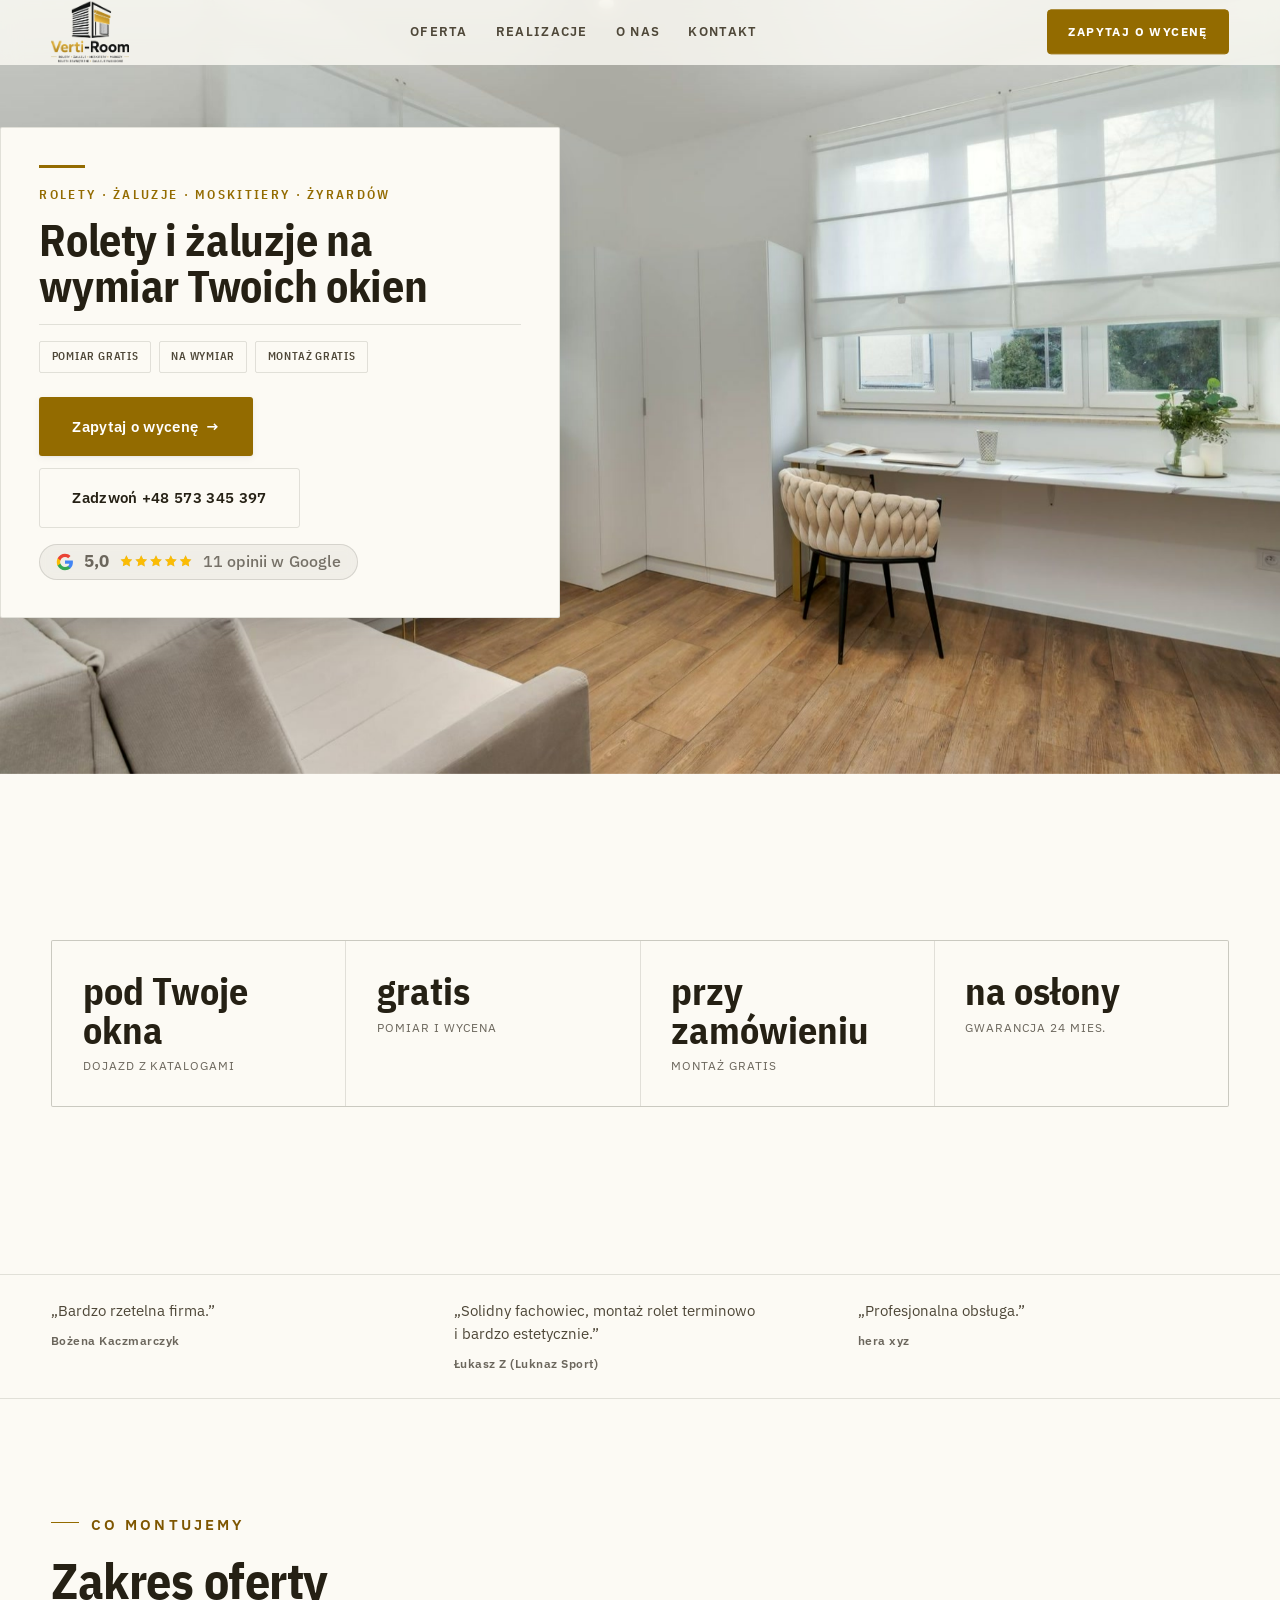
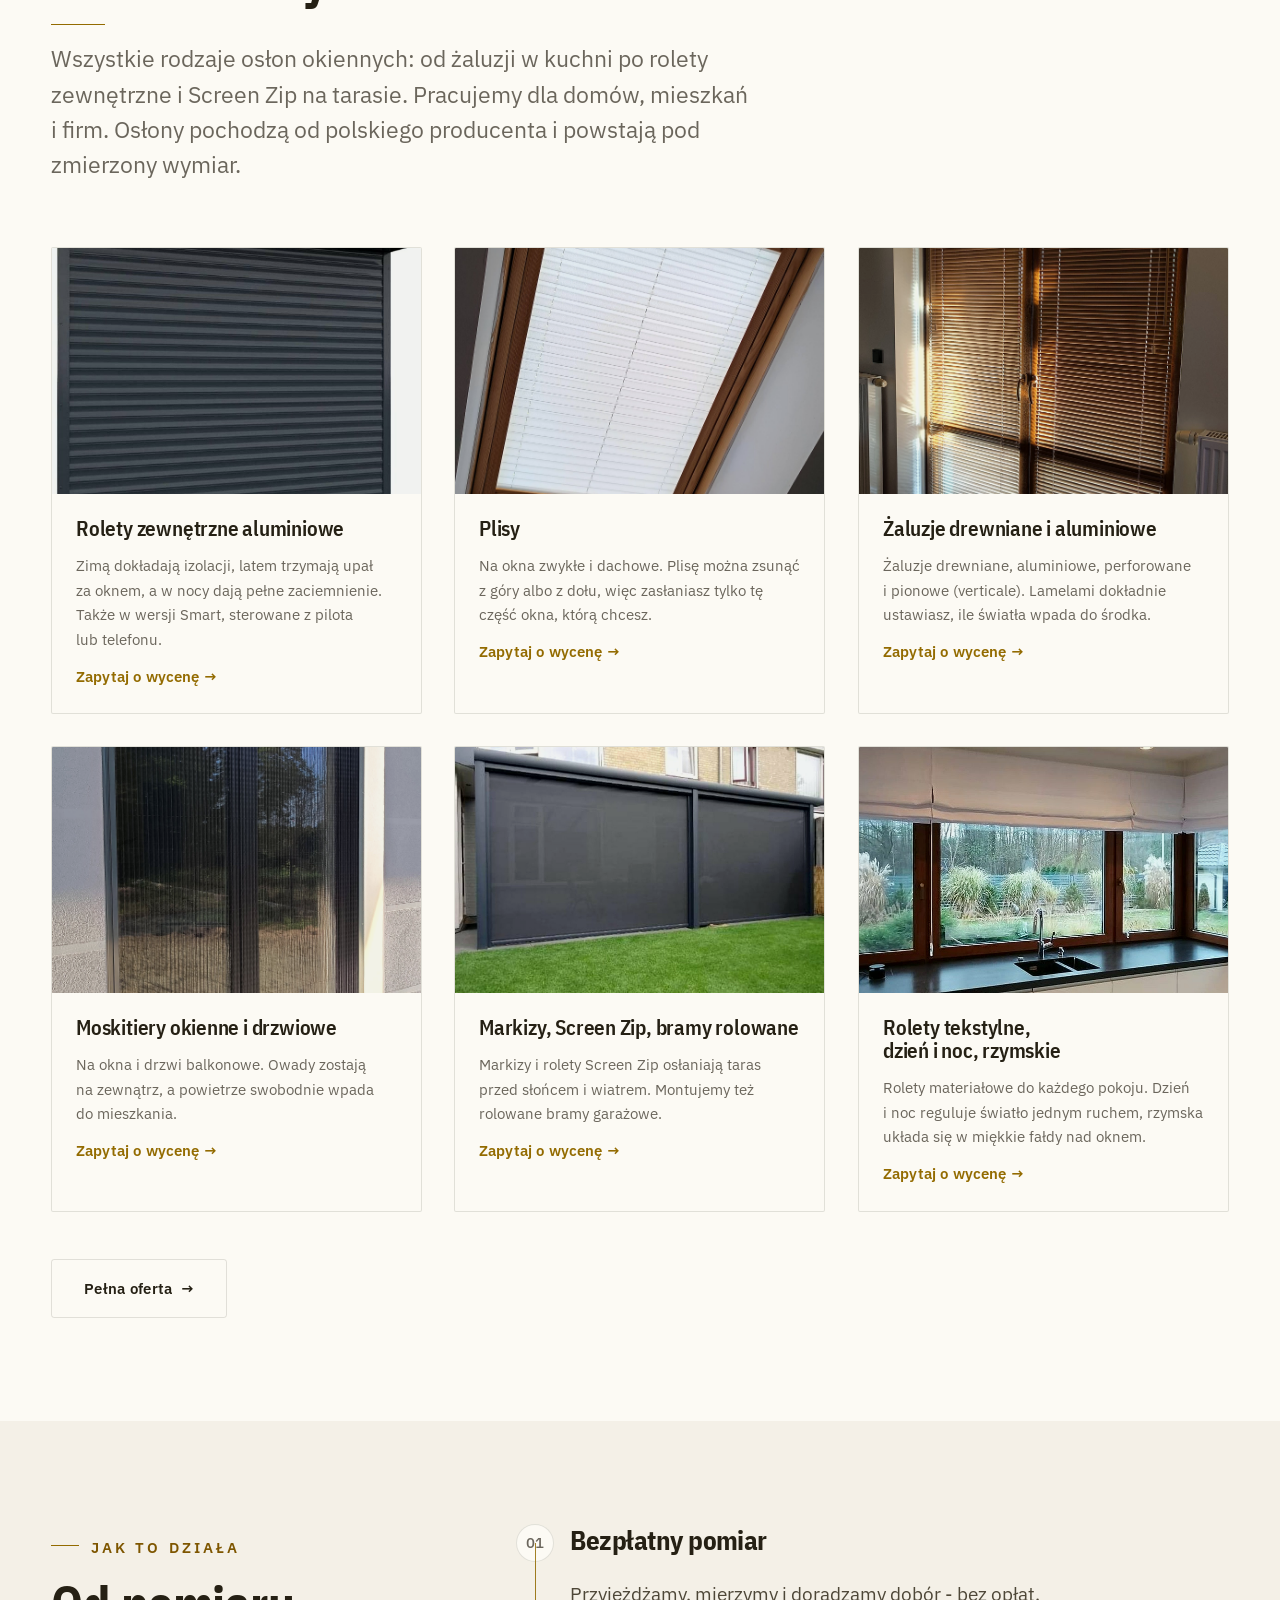
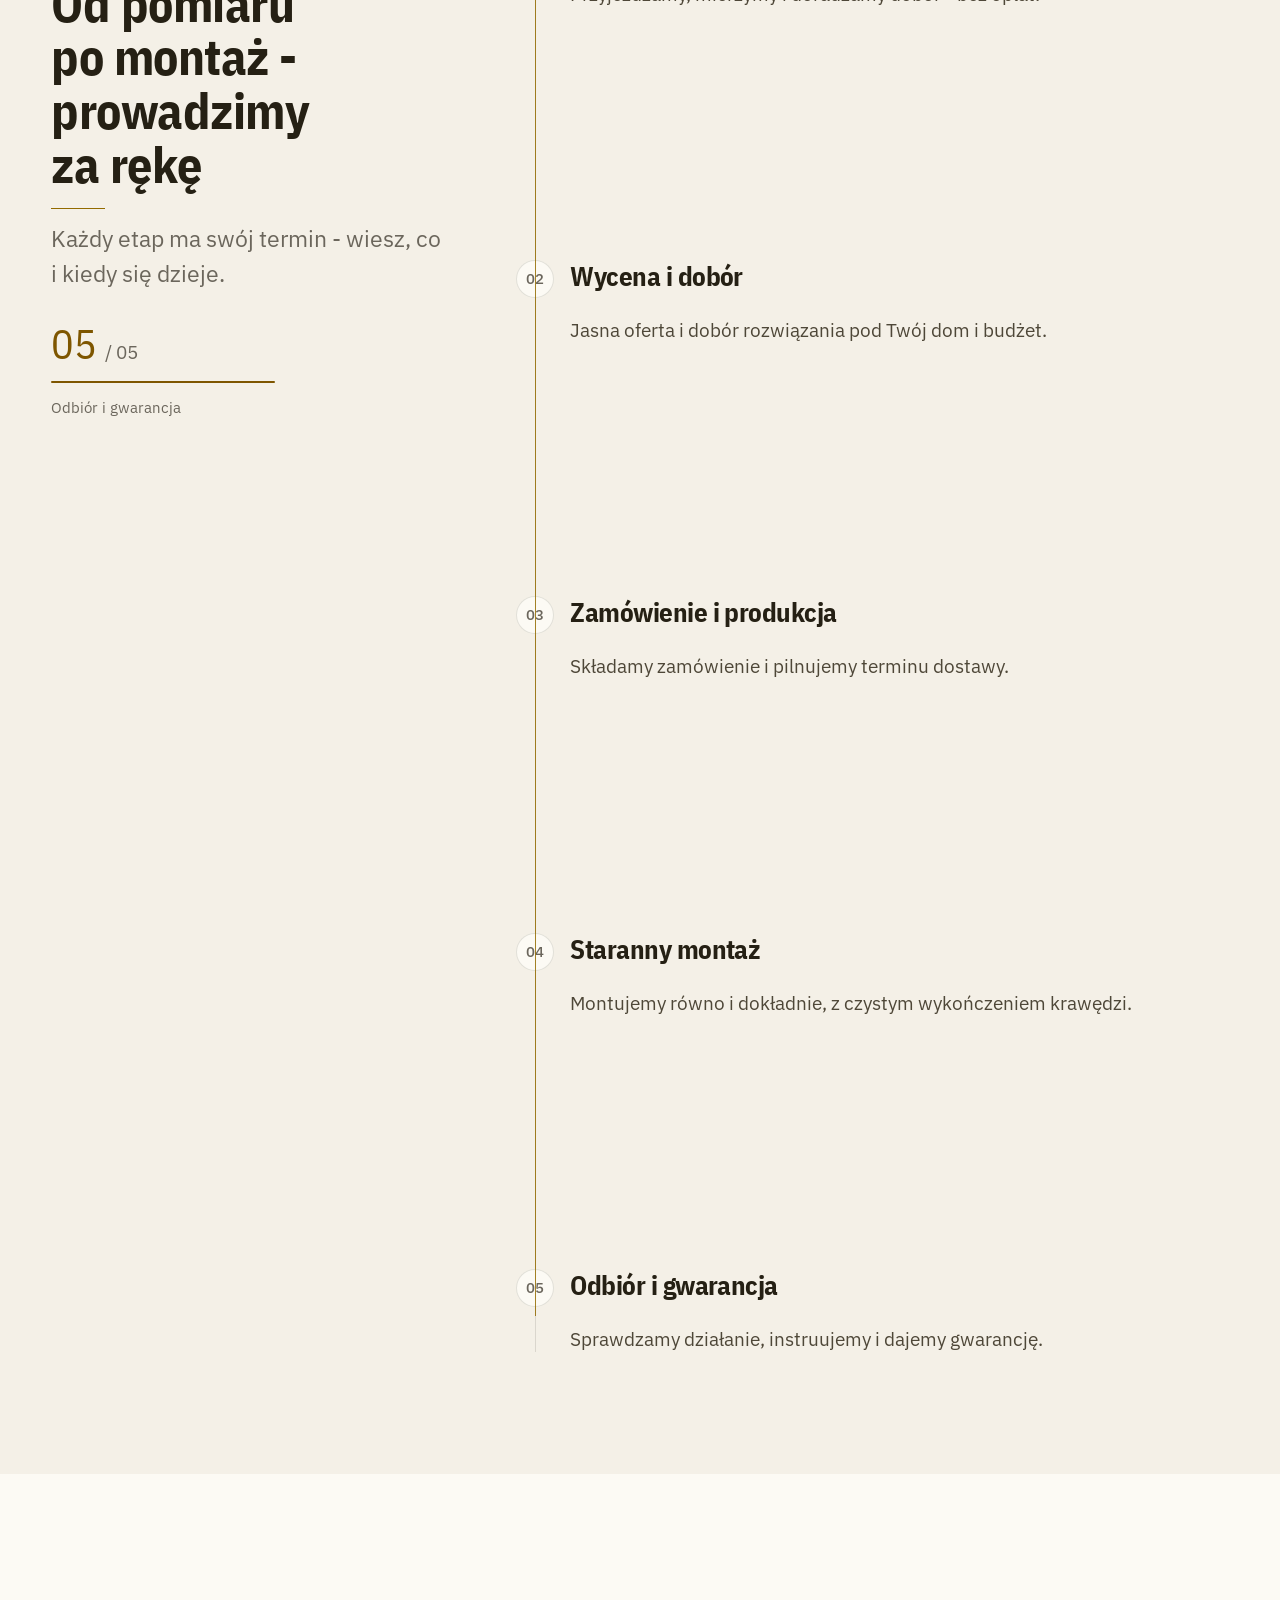
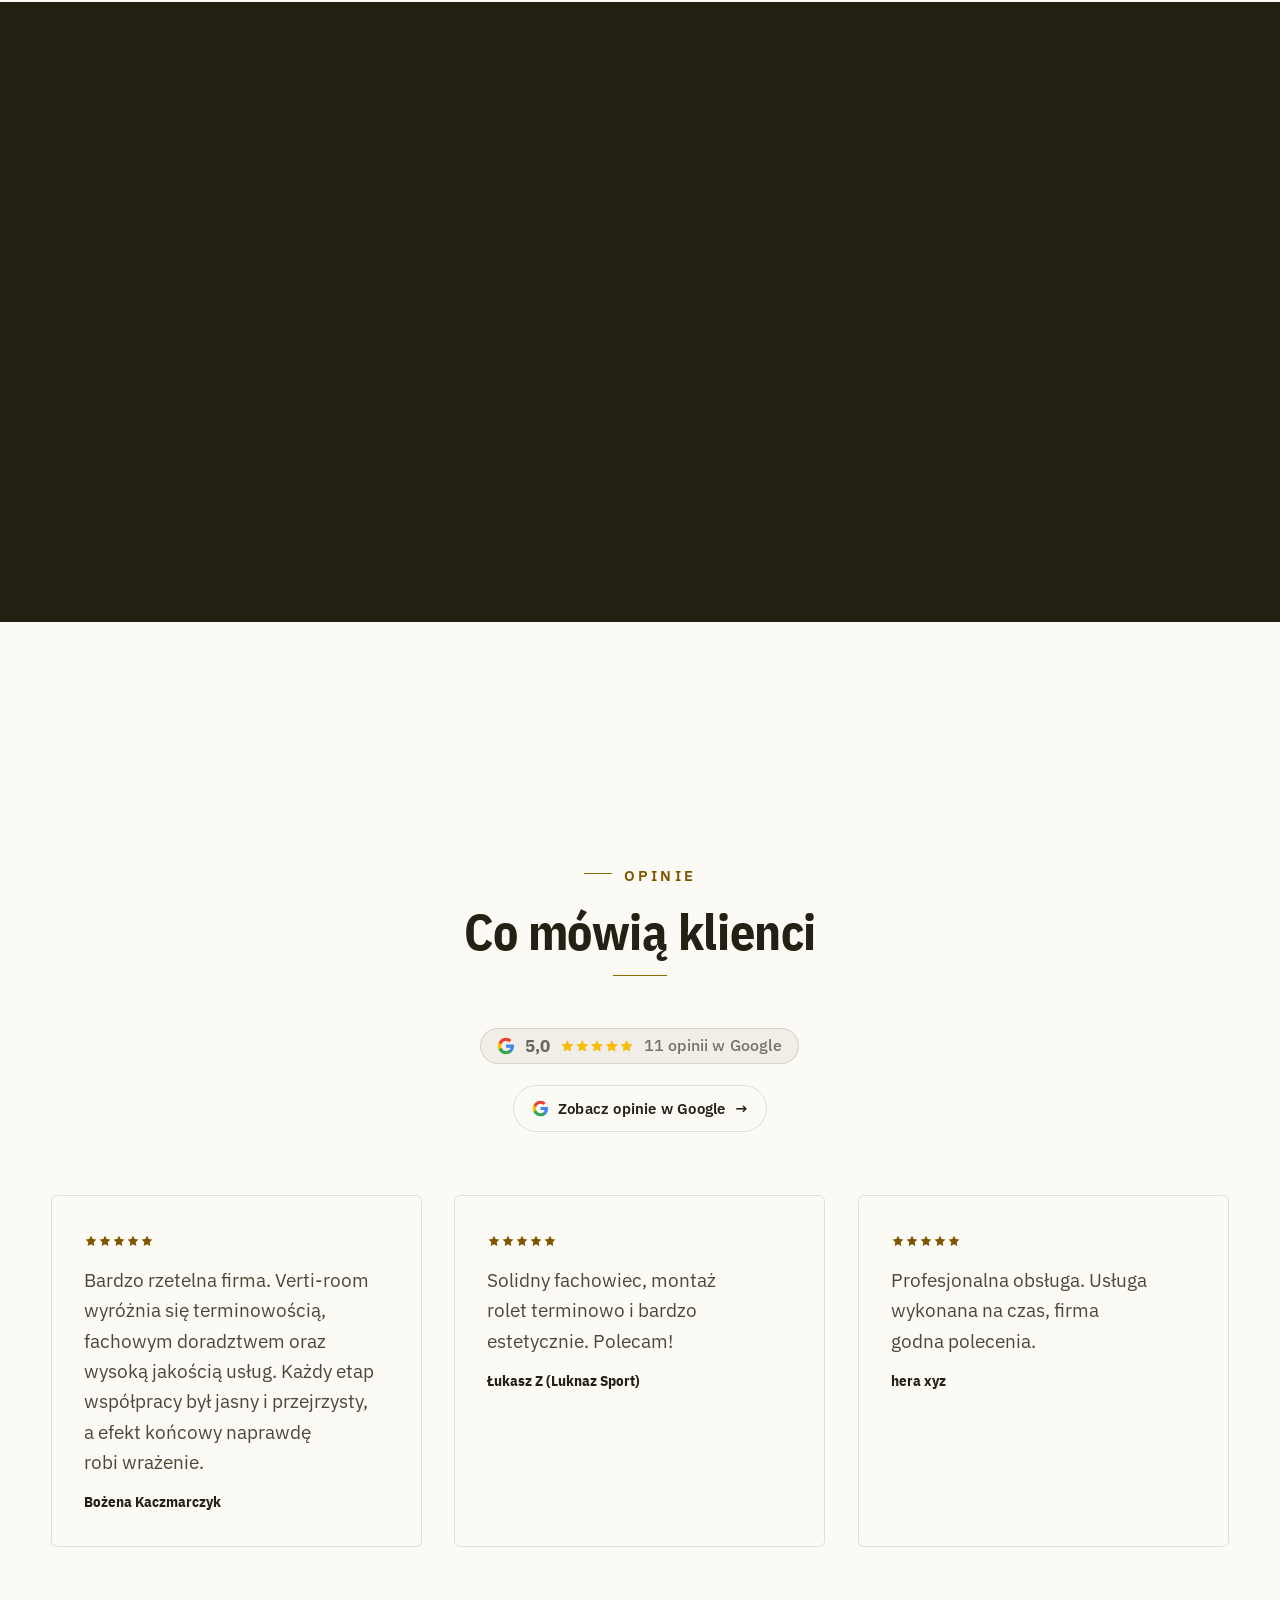
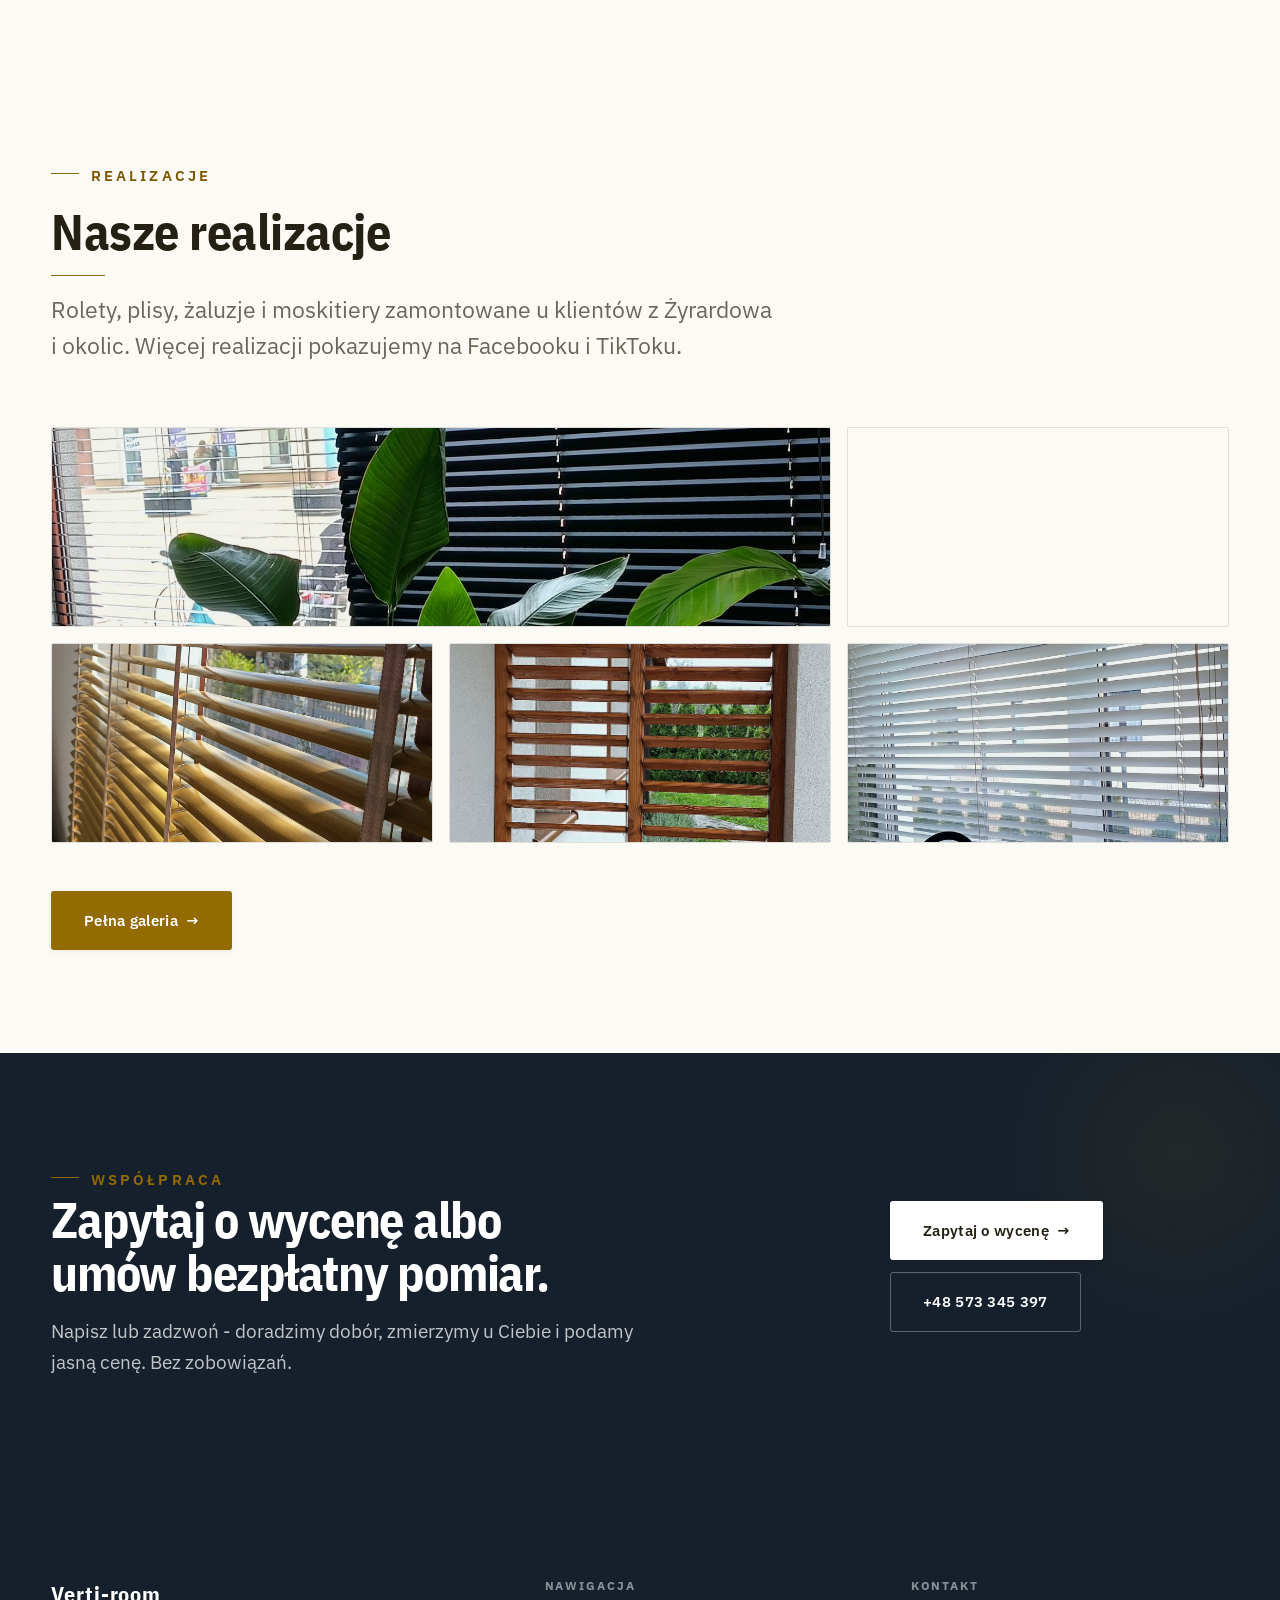
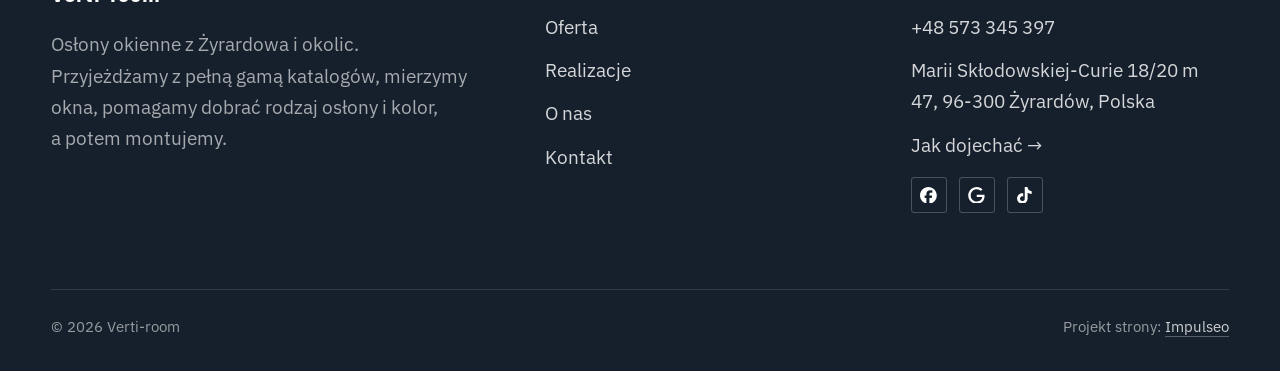
<file: index.html>
<!DOCTYPE html>
<html lang="pl">
<head>
<meta charset="UTF-8">
<meta name="viewport" content="width=device-width, initial-scale=1.0">
<title>Verti-room - rolety, żaluzje, moskitiery i markizy · Żyrardów</title>
<meta name="description" content="Verti-room z Żyrardowa: rolety zewnętrzne i wewnętrzne, plisy, żaluzje drewniane i aluminiowe, moskitiery, markizy i rolety Screen Zip. Dojazd z katalogami, pomiar, wycena i montaż gratis.">
<link rel="canonical" href="https://kris20032.github.io/verti-room/">
<meta name="robots" content="noindex, nofollow">
<meta property="og:type" content="website">
<meta property="og:locale" content="pl_PL">
<meta property="og:site_name" content="Verti-room">
<meta property="og:title" content="Verti-room - rolety, żaluzje, moskitiery i markizy · Żyrardów">
<meta property="og:description" content="Verti-room z Żyrardowa: rolety zewnętrzne i wewnętrzne, plisy, żaluzje drewniane i aluminiowe, moskitiery, markizy i rolety Screen Zip. Dojazd z katalogami, pomiar, wycena i montaż gratis.">
<meta property="og:url" content="https://kris20032.github.io/verti-room/">
<meta property="og:image" content="https://kris20032.github.io/verti-room/img/og.jpg">
<meta property="og:image:width" content="1200">
<meta property="og:image:height" content="630">
<meta name="twitter:card" content="summary_large_image">
<script type="application/ld+json">{"@context": "https://schema.org", "@type": "LocalBusiness", "name": "Verti-room", "url": "https://kris20032.github.io/verti-room/", "telephone": "+48573345397", "image": "https://kris20032.github.io/verti-room/img/og.jpg", "areaServed": "Żyrardów", "sameAs": ["https://maps.google.com/?cid=5969686116237722013&g_mp=Cidnb29nbGUubWFwcy5wbGFjZXMudjEuUGxhY2VzLlNlYXJjaFRleHQQAhgEIAA", "https://www.facebook.com/p/Verti-Room-Rolety-100057467147195/", "https://www.tiktok.com/@vertiroom.rolety"]}</script>
<link rel="preconnect" href="https://fonts.googleapis.com">
<link rel="preconnect" href="https://fonts.gstatic.com" crossorigin>
<link href="https://fonts.googleapis.com/css2?family=IBM+Plex+Sans+Condensed:wght@500;600;700&family=IBM+Plex+Sans:wght@400;500;600&display=swap" rel="stylesheet">
<link rel="stylesheet" href="assets/styles.css?v=03900575">
</head>
<body>

<header class="nav">
  <div class="wrap nav-inner">
    <a class="brand brand-has-logo" href="index.html"><img class="brand-logo" src="img/logo.png" alt="Verti-room" width="716" height="591" decoding="async"></a>
    <nav class="nav-links">
      <a href="oferta.html">Oferta</a>
      <a href="realizacje.html">Realizacje</a>
      <a href="o-nas.html">O nas</a>
      <a href="kontakt.html">Kontakt</a>
      <a href="kontakt.html" class="btn btn-accent">Zapytaj o wycenę</a>
    </nav>
    <button class="nav-toggle" aria-label="Menu"><span></span><span></span><span></span></button>
  </div>
</header>

<main>
<section class="hero-dom">
  <img class="hd-bg" src="img/hero.jpg" fetchpriority="high" alt="Verti-room" width="1830" height="1200">
  <div class="wrap">
    <div class="hd-panel reveal">
      <span class="hd-tick" aria-hidden="true"></span>
      <span class="hd-kicker">Rolety · żaluzje · moskitiery · Żyrardów</span>
      <h1 class="hd-claim">Rolety i żaluzje na wymiar Twoich okien</h1>
      <ul class="hd-tags"><li>Pomiar gratis</li><li>Na wymiar</li><li>Montaż gratis</li></ul>
      <div class="hd-actions">
        <a href="kontakt.html" class="btn btn-accent">Zapytaj o wycenę <span class="arr">→</span></a>
        <a href="tel:+48573345397" class="btn btn-ghost">Zadzwoń +48 573 345 397</a>
      </div>
      <p class="hd-rating"><span class="g-badge"><svg class="gb-ico" viewBox="0 0 24 24" width="18" height="18" aria-hidden="true"><path fill="#4285F4" d="M22.56 12.25c0-.78-.07-1.53-.2-2.25H12v4.26h5.92c-.26 1.37-1.04 2.53-2.21 3.31v2.77h3.57c2.08-1.92 3.28-4.74 3.28-8.09z"/><path fill="#34A853" d="M12 23c2.97 0 5.46-.98 7.28-2.66l-3.57-2.77c-.98.66-2.23 1.06-3.71 1.06-2.86 0-5.29-1.93-6.16-4.53H2.18v2.84C3.99 20.53 7.7 23 12 23z"/><path fill="#FBBC05" d="M5.84 14.09c-.22-.66-.35-1.36-.35-2.09s.13-1.43.35-2.09V7.07H2.18C1.43 8.55 1 10.22 1 12s.43 3.45 1.18 4.93l2.85-2.22.81-.62z"/><path fill="#EA4335" d="M12 5.38c1.62 0 3.06.56 4.21 1.64l3.15-3.15C17.45 2.09 14.97 1 12 1 7.7 1 3.99 3.47 2.18 7.07l3.66 2.84c.87-2.6 3.3-4.53 6.16-4.53z"/></svg><b class="gb-ocena">5,0</b><svg class="gb-stars" viewBox="0 0 90 18" width="74" height="14.8" aria-hidden="true"><g fill="currentColor" opacity=".26"><path transform="translate(0,0)" d="M9 1.6l2.2 4.46 4.92.72-3.56 3.47.84 4.9L9 12.74l-4.4 2.31.84-4.9L1.88 6.68l4.92-.72L9 1.6Z"/><path transform="translate(18,0)" d="M9 1.6l2.2 4.46 4.92.72-3.56 3.47.84 4.9L9 12.74l-4.4 2.31.84-4.9L1.88 6.68l4.92-.72L9 1.6Z"/><path transform="translate(36,0)" d="M9 1.6l2.2 4.46 4.92.72-3.56 3.47.84 4.9L9 12.74l-4.4 2.31.84-4.9L1.88 6.68l4.92-.72L9 1.6Z"/><path transform="translate(54,0)" d="M9 1.6l2.2 4.46 4.92.72-3.56 3.47.84 4.9L9 12.74l-4.4 2.31.84-4.9L1.88 6.68l4.92-.72L9 1.6Z"/><path transform="translate(72,0)" d="M9 1.6l2.2 4.46 4.92.72-3.56 3.47.84 4.9L9 12.74l-4.4 2.31.84-4.9L1.88 6.68l4.92-.72L9 1.6Z"/></g><clipPath id="gs1000"><rect x="0" y="0" width="90.0" height="18"/></clipPath><g fill="#FBBC04" clip-path="url(#gs1000)"><path transform="translate(0,0)" d="M9 1.6l2.2 4.46 4.92.72-3.56 3.47.84 4.9L9 12.74l-4.4 2.31.84-4.9L1.88 6.68l4.92-.72L9 1.6Z"/><path transform="translate(18,0)" d="M9 1.6l2.2 4.46 4.92.72-3.56 3.47.84 4.9L9 12.74l-4.4 2.31.84-4.9L1.88 6.68l4.92-.72L9 1.6Z"/><path transform="translate(36,0)" d="M9 1.6l2.2 4.46 4.92.72-3.56 3.47.84 4.9L9 12.74l-4.4 2.31.84-4.9L1.88 6.68l4.92-.72L9 1.6Z"/><path transform="translate(54,0)" d="M9 1.6l2.2 4.46 4.92.72-3.56 3.47.84 4.9L9 12.74l-4.4 2.31.84-4.9L1.88 6.68l4.92-.72L9 1.6Z"/><path transform="translate(72,0)" d="M9 1.6l2.2 4.46 4.92.72-3.56 3.47.84 4.9L9 12.74l-4.4 2.31.84-4.9L1.88 6.68l4.92-.72L9 1.6Z"/></g></svg><span class="gb-txt">11 opinii w Google</span></span></p>
    </div>
  </div>
</section>
<section class="dom-statband">
  <div class="wrap">
    <div class="dom-stats">
      <div class="dom-stat reveal"><div class="ds-num">pod Twoje okna</div><div class="ds-lab">Dojazd z katalogami</div></div>
      <div class="dom-stat reveal"><div class="ds-num">gratis</div><div class="ds-lab">Pomiar i wycena</div></div>
      <div class="dom-stat reveal"><div class="ds-num">przy zamówieniu</div><div class="ds-lab">Montaż gratis</div></div>
      <div class="dom-stat reveal"><div class="ds-num">na osłony</div><div class="ds-lab">Gwarancja 24 mies.</div></div>
    </div>
  </div>
</section>
<section class="opinie-mini" aria-label="Opinie klientów">
  <div class="wrap">
    <div class="om-row">
      <div class="om-item reveal"><blockquote>„Bardzo rzetelna firma.”</blockquote><span class="om-autor">Bożena Kaczmarczyk</span></div>
      <div class="om-item reveal"><blockquote>„Solidny fachowiec, montaż rolet terminowo i bardzo estetycznie.”</blockquote><span class="om-autor">Łukasz Z (Luknaz Sport)</span></div>
      <div class="om-item reveal"><blockquote>„Profesjonalna obsługa.”</blockquote><span class="om-autor">hera xyz</span></div>
    </div>
  </div>
</section>
<section class="dom-products" id="produkty">
  <div class="wrap">
    <div class="head reveal">
      <span class="eyebrow">Co montujemy</span>
      <h2>Zakres oferty</h2>
      <p>Wszystkie rodzaje osłon okiennych: od żaluzji w kuchni po rolety zewnętrzne i Screen Zip na tarasie. Pracujemy dla domów, mieszkań i firm. Osłony pochodzą od polskiego producenta i powstają pod zmierzony wymiar.</p>
    </div>
    <div class="dom-grid">
      <article class="dom-card reveal">
        <figure class="dom-card__img"><img src="img/g1.jpg" alt="Rolety zewnętrzne aluminiowe" loading="lazy" width="1080" height="1326" decoding="async"></figure>
        <div class="dom-card__body">
          <h3 class="dom-card__name">Rolety zewnętrzne aluminiowe</h3>
          <p class="dom-card__tag">Zimą dokładają izolacji, latem trzymają upał za oknem, a w nocy dają pełne zaciemnienie. Także w wersji Smart, sterowane z pilota lub telefonu.</p>
          <a class="dom-card__link" href="kontakt.html">Zapytaj o wycenę <span class="arr">→</span></a>
        </div>
      </article>
      <article class="dom-card reveal">
        <figure class="dom-card__img"><img src="img/g2.jpg" alt="Plisy" loading="lazy" width="1600" height="2843" decoding="async"></figure>
        <div class="dom-card__body">
          <h3 class="dom-card__name">Plisy</h3>
          <p class="dom-card__tag">Na okna zwykłe i dachowe. Plisę można zsunąć z góry albo z dołu, więc zasłaniasz tylko tę część okna, którą chcesz.</p>
          <a class="dom-card__link" href="kontakt.html">Zapytaj o wycenę <span class="arr">→</span></a>
        </div>
      </article>
      <article class="dom-card reveal">
        <figure class="dom-card__img"><img src="img/g3.jpg" alt="Żaluzje drewniane i aluminiowe" loading="lazy" width="1600" height="2843" decoding="async"></figure>
        <div class="dom-card__body">
          <h3 class="dom-card__name">Żaluzje drewniane i aluminiowe</h3>
          <p class="dom-card__tag">Żaluzje drewniane, aluminiowe, perforowane i pionowe (verticale). Lamelami dokładnie ustawiasz, ile światła wpada do środka.</p>
          <a class="dom-card__link" href="kontakt.html">Zapytaj o wycenę <span class="arr">→</span></a>
        </div>
      </article>
      <article class="dom-card reveal">
        <figure class="dom-card__img"><img src="img/g4.jpg" alt="Moskitiery okienne i drzwiowe" loading="lazy" width="1600" height="2843" decoding="async"></figure>
        <div class="dom-card__body">
          <h3 class="dom-card__name">Moskitiery okienne i drzwiowe</h3>
          <p class="dom-card__tag">Na okna i drzwi balkonowe. Owady zostają na zewnątrz, a powietrze swobodnie wpada do mieszkania.</p>
          <a class="dom-card__link" href="kontakt.html">Zapytaj o wycenę <span class="arr">→</span></a>
        </div>
      </article>
      <article class="dom-card reveal">
        <figure class="dom-card__img"><img src="img/g5.jpg" alt="Markizy, Screen Zip, bramy rolowane" loading="lazy" width="1080" height="724" decoding="async"></figure>
        <div class="dom-card__body">
          <h3 class="dom-card__name">Markizy, Screen Zip, bramy rolowane</h3>
          <p class="dom-card__tag">Markizy i rolety Screen Zip osłaniają taras przed słońcem i wiatrem. Montujemy też rolowane bramy garażowe.</p>
          <a class="dom-card__link" href="kontakt.html">Zapytaj o wycenę <span class="arr">→</span></a>
        </div>
      </article>
      <article class="dom-card reveal">
        <figure class="dom-card__img"><img src="img/g6.jpg" alt="Rolety tekstylne, dzień i noc, rzymskie" loading="lazy" width="1040" height="490" decoding="async"></figure>
        <div class="dom-card__body">
          <h3 class="dom-card__name">Rolety tekstylne, dzień i noc, rzymskie</h3>
          <p class="dom-card__tag">Rolety materiałowe do każdego pokoju. Dzień i noc reguluje światło jednym ruchem, rzymska układa się w miękkie fałdy nad oknem.</p>
          <a class="dom-card__link" href="kontakt.html">Zapytaj o wycenę <span class="arr">→</span></a>
        </div>
      </article>
    </div>
    <div style="margin-top:var(--space-7)" class="reveal"><a href="oferta.html" class="btn btn-ghost">Pełna oferta <span class="arr">→</span></a></div>
  </div>
</section>
<section class="proces proces-os dom">
  <div class="wrap proc-grid">
    <div class="proc-side">
      <div class="head reveal">
        <span class="eyebrow">Jak to działa</span>
        <h2>Od pomiaru po montaż - prowadzimy za rękę</h2>
        <p>Każdy etap ma swój termin - wiesz, co i kiedy się dzieje.</p>
      </div>
      <div class="proc-count" aria-hidden="true"><span class="pc-cur">01</span><span class="pc-all">/ 05</span></div>
      <div class="proc-bar" aria-hidden="true"><i></i></div>
      <p class="proc-now" aria-hidden="true">Bezpłatny pomiar</p>
    </div>
    <ol class="proces-line">
      <li class="reveal"><span class="pno">01</span><h3>Bezpłatny pomiar</h3><p>Przyjeżdżamy, mierzymy i doradzamy dobór - bez opłat.</p></li>
      <li class="reveal"><span class="pno">02</span><h3>Wycena i dobór</h3><p>Jasna oferta i dobór rozwiązania pod Twój dom i budżet.</p></li>
      <li class="reveal"><span class="pno">03</span><h3>Zamówienie i produkcja</h3><p>Składamy zamówienie i pilnujemy terminu dostawy.</p></li>
      <li class="reveal"><span class="pno">04</span><h3>Staranny montaż</h3><p>Montujemy równo i dokładnie, z czystym wykończeniem krawędzi.</p></li>
      <li class="reveal"><span class="pno">05</span><h3>Odbiór i gwarancja</h3><p>Sprawdzamy działanie, instruujemy i dajemy gwarancję.</p></li>
    </ol>
  </div>
</section>
<section class="stopklatka" aria-hidden="true">
  <div class="stk-bg" style="background-image:url(img/g9.jpg)"></div>
</section>
<section class="opinie">
  <div class="wrap">
    <div class="head center reveal">
      <span class="eyebrow">Opinie</span>
      <h2>Co mówią klienci</h2>
    </div>
    <p class="op-meta reveal"><span class="g-badge"><svg class="gb-ico" viewBox="0 0 24 24" width="18" height="18" aria-hidden="true"><path fill="#4285F4" d="M22.56 12.25c0-.78-.07-1.53-.2-2.25H12v4.26h5.92c-.26 1.37-1.04 2.53-2.21 3.31v2.77h3.57c2.08-1.92 3.28-4.74 3.28-8.09z"/><path fill="#34A853" d="M12 23c2.97 0 5.46-.98 7.28-2.66l-3.57-2.77c-.98.66-2.23 1.06-3.71 1.06-2.86 0-5.29-1.93-6.16-4.53H2.18v2.84C3.99 20.53 7.7 23 12 23z"/><path fill="#FBBC05" d="M5.84 14.09c-.22-.66-.35-1.36-.35-2.09s.13-1.43.35-2.09V7.07H2.18C1.43 8.55 1 10.22 1 12s.43 3.45 1.18 4.93l2.85-2.22.81-.62z"/><path fill="#EA4335" d="M12 5.38c1.62 0 3.06.56 4.21 1.64l3.15-3.15C17.45 2.09 14.97 1 12 1 7.7 1 3.99 3.47 2.18 7.07l3.66 2.84c.87-2.6 3.3-4.53 6.16-4.53z"/></svg><b class="gb-ocena">5,0</b><svg class="gb-stars" viewBox="0 0 90 18" width="74" height="14.8" aria-hidden="true"><g fill="currentColor" opacity=".26"><path transform="translate(0,0)" d="M9 1.6l2.2 4.46 4.92.72-3.56 3.47.84 4.9L9 12.74l-4.4 2.31.84-4.9L1.88 6.68l4.92-.72L9 1.6Z"/><path transform="translate(18,0)" d="M9 1.6l2.2 4.46 4.92.72-3.56 3.47.84 4.9L9 12.74l-4.4 2.31.84-4.9L1.88 6.68l4.92-.72L9 1.6Z"/><path transform="translate(36,0)" d="M9 1.6l2.2 4.46 4.92.72-3.56 3.47.84 4.9L9 12.74l-4.4 2.31.84-4.9L1.88 6.68l4.92-.72L9 1.6Z"/><path transform="translate(54,0)" d="M9 1.6l2.2 4.46 4.92.72-3.56 3.47.84 4.9L9 12.74l-4.4 2.31.84-4.9L1.88 6.68l4.92-.72L9 1.6Z"/><path transform="translate(72,0)" d="M9 1.6l2.2 4.46 4.92.72-3.56 3.47.84 4.9L9 12.74l-4.4 2.31.84-4.9L1.88 6.68l4.92-.72L9 1.6Z"/></g><clipPath id="gs1000"><rect x="0" y="0" width="90.0" height="18"/></clipPath><g fill="#FBBC04" clip-path="url(#gs1000)"><path transform="translate(0,0)" d="M9 1.6l2.2 4.46 4.92.72-3.56 3.47.84 4.9L9 12.74l-4.4 2.31.84-4.9L1.88 6.68l4.92-.72L9 1.6Z"/><path transform="translate(18,0)" d="M9 1.6l2.2 4.46 4.92.72-3.56 3.47.84 4.9L9 12.74l-4.4 2.31.84-4.9L1.88 6.68l4.92-.72L9 1.6Z"/><path transform="translate(36,0)" d="M9 1.6l2.2 4.46 4.92.72-3.56 3.47.84 4.9L9 12.74l-4.4 2.31.84-4.9L1.88 6.68l4.92-.72L9 1.6Z"/><path transform="translate(54,0)" d="M9 1.6l2.2 4.46 4.92.72-3.56 3.47.84 4.9L9 12.74l-4.4 2.31.84-4.9L1.88 6.68l4.92-.72L9 1.6Z"/><path transform="translate(72,0)" d="M9 1.6l2.2 4.46 4.92.72-3.56 3.47.84 4.9L9 12.74l-4.4 2.31.84-4.9L1.88 6.68l4.92-.72L9 1.6Z"/></g></svg><span class="gb-txt">11 opinii w Google</span></span></p>
    <p class="op-meta reveal"><a class="op-google" href="https://maps.google.com/?cid=5969686116237722013&amp;g_mp=Cidnb29nbGUubWFwcy5wbGFjZXMudjEuUGxhY2VzLlNlYXJjaFRleHQQAhgEIAA" target="_blank" rel="noopener"><svg class="op-g-ico" viewBox="0 0 24 24" width="17" height="17" aria-hidden="true"><path fill="#4285F4" d="M22.56 12.25c0-.78-.07-1.53-.2-2.25H12v4.26h5.92c-.26 1.37-1.04 2.53-2.21 3.31v2.77h3.57c2.08-1.92 3.28-4.74 3.28-8.09z"/><path fill="#34A853" d="M12 23c2.97 0 5.46-.98 7.28-2.66l-3.57-2.77c-.98.66-2.23 1.06-3.71 1.06-2.86 0-5.29-1.93-6.16-4.53H2.18v2.84C3.99 20.53 7.7 23 12 23z"/><path fill="#FBBC05" d="M5.84 14.09c-.22-.66-.35-1.36-.35-2.09s.13-1.43.35-2.09V7.07H2.18C1.43 8.55 1 10.22 1 12s.43 3.45 1.18 4.93l2.85-2.22.81-.62z"/><path fill="#EA4335" d="M12 5.38c1.62 0 3.06.56 4.21 1.64l3.15-3.15C17.45 2.09 14.97 1 12 1 7.7 1 3.99 3.47 2.18 7.07l3.66 2.84c.87-2.6 3.3-4.53 6.16-4.53z"/></svg><span>Zobacz opinie w Google</span><span class="arr">→</span></a></p>
    <div class="opinie-grid">
      <figure class="op-card reveal"><span class="op-star"><svg class="ico-star" width="14" height="14" viewBox="0 0 24 24" style="vertical-align:-2px" aria-hidden="true"><path d="M12 2.8l2.85 5.8 6.4.93-4.63 4.5 1.1 6.37L12 17.4l-5.72 3 1.1-6.37-4.63-4.5 6.4-.93L12 2.8Z" fill="currentColor"/></svg><svg class="ico-star" width="14" height="14" viewBox="0 0 24 24" style="vertical-align:-2px" aria-hidden="true"><path d="M12 2.8l2.85 5.8 6.4.93-4.63 4.5 1.1 6.37L12 17.4l-5.72 3 1.1-6.37-4.63-4.5 6.4-.93L12 2.8Z" fill="currentColor"/></svg><svg class="ico-star" width="14" height="14" viewBox="0 0 24 24" style="vertical-align:-2px" aria-hidden="true"><path d="M12 2.8l2.85 5.8 6.4.93-4.63 4.5 1.1 6.37L12 17.4l-5.72 3 1.1-6.37-4.63-4.5 6.4-.93L12 2.8Z" fill="currentColor"/></svg><svg class="ico-star" width="14" height="14" viewBox="0 0 24 24" style="vertical-align:-2px" aria-hidden="true"><path d="M12 2.8l2.85 5.8 6.4.93-4.63 4.5 1.1 6.37L12 17.4l-5.72 3 1.1-6.37-4.63-4.5 6.4-.93L12 2.8Z" fill="currentColor"/></svg><svg class="ico-star" width="14" height="14" viewBox="0 0 24 24" style="vertical-align:-2px" aria-hidden="true"><path d="M12 2.8l2.85 5.8 6.4.93-4.63 4.5 1.1 6.37L12 17.4l-5.72 3 1.1-6.37-4.63-4.5 6.4-.93L12 2.8Z" fill="currentColor"/></svg></span><blockquote>Bardzo rzetelna firma. Verti-room wyróżnia się terminowością, fachowym doradztwem oraz wysoką jakością usług. Każdy etap współpracy był jasny i przejrzysty, a efekt końcowy naprawdę robi wrażenie.</blockquote><span class="op-autor">Bożena Kaczmarczyk</span></figure>
      <figure class="op-card reveal"><span class="op-star"><svg class="ico-star" width="14" height="14" viewBox="0 0 24 24" style="vertical-align:-2px" aria-hidden="true"><path d="M12 2.8l2.85 5.8 6.4.93-4.63 4.5 1.1 6.37L12 17.4l-5.72 3 1.1-6.37-4.63-4.5 6.4-.93L12 2.8Z" fill="currentColor"/></svg><svg class="ico-star" width="14" height="14" viewBox="0 0 24 24" style="vertical-align:-2px" aria-hidden="true"><path d="M12 2.8l2.85 5.8 6.4.93-4.63 4.5 1.1 6.37L12 17.4l-5.72 3 1.1-6.37-4.63-4.5 6.4-.93L12 2.8Z" fill="currentColor"/></svg><svg class="ico-star" width="14" height="14" viewBox="0 0 24 24" style="vertical-align:-2px" aria-hidden="true"><path d="M12 2.8l2.85 5.8 6.4.93-4.63 4.5 1.1 6.37L12 17.4l-5.72 3 1.1-6.37-4.63-4.5 6.4-.93L12 2.8Z" fill="currentColor"/></svg><svg class="ico-star" width="14" height="14" viewBox="0 0 24 24" style="vertical-align:-2px" aria-hidden="true"><path d="M12 2.8l2.85 5.8 6.4.93-4.63 4.5 1.1 6.37L12 17.4l-5.72 3 1.1-6.37-4.63-4.5 6.4-.93L12 2.8Z" fill="currentColor"/></svg><svg class="ico-star" width="14" height="14" viewBox="0 0 24 24" style="vertical-align:-2px" aria-hidden="true"><path d="M12 2.8l2.85 5.8 6.4.93-4.63 4.5 1.1 6.37L12 17.4l-5.72 3 1.1-6.37-4.63-4.5 6.4-.93L12 2.8Z" fill="currentColor"/></svg></span><blockquote>Solidny fachowiec, montaż rolet terminowo i bardzo estetycznie. Polecam!</blockquote><span class="op-autor">Łukasz Z (Luknaz Sport)</span></figure>
      <figure class="op-card reveal"><span class="op-star"><svg class="ico-star" width="14" height="14" viewBox="0 0 24 24" style="vertical-align:-2px" aria-hidden="true"><path d="M12 2.8l2.85 5.8 6.4.93-4.63 4.5 1.1 6.37L12 17.4l-5.72 3 1.1-6.37-4.63-4.5 6.4-.93L12 2.8Z" fill="currentColor"/></svg><svg class="ico-star" width="14" height="14" viewBox="0 0 24 24" style="vertical-align:-2px" aria-hidden="true"><path d="M12 2.8l2.85 5.8 6.4.93-4.63 4.5 1.1 6.37L12 17.4l-5.72 3 1.1-6.37-4.63-4.5 6.4-.93L12 2.8Z" fill="currentColor"/></svg><svg class="ico-star" width="14" height="14" viewBox="0 0 24 24" style="vertical-align:-2px" aria-hidden="true"><path d="M12 2.8l2.85 5.8 6.4.93-4.63 4.5 1.1 6.37L12 17.4l-5.72 3 1.1-6.37-4.63-4.5 6.4-.93L12 2.8Z" fill="currentColor"/></svg><svg class="ico-star" width="14" height="14" viewBox="0 0 24 24" style="vertical-align:-2px" aria-hidden="true"><path d="M12 2.8l2.85 5.8 6.4.93-4.63 4.5 1.1 6.37L12 17.4l-5.72 3 1.1-6.37-4.63-4.5 6.4-.93L12 2.8Z" fill="currentColor"/></svg><svg class="ico-star" width="14" height="14" viewBox="0 0 24 24" style="vertical-align:-2px" aria-hidden="true"><path d="M12 2.8l2.85 5.8 6.4.93-4.63 4.5 1.1 6.37L12 17.4l-5.72 3 1.1-6.37-4.63-4.5 6.4-.93L12 2.8Z" fill="currentColor"/></svg></span><blockquote>Profesjonalna obsługa. Usługa wykonana na czas, firma godna polecenia.</blockquote><span class="op-autor">hera xyz</span></figure>
    </div>
  </div>
</section>
<section>
  <div class="wrap">
    <div class="head reveal">
      <span class="eyebrow">Realizacje</span>
      <h2>Nasze realizacje</h2>
      <p>Rolety, plisy, żaluzje i moskitiery zamontowane u klientów z Żyrardowa i okolic. Więcej realizacji pokazujemy na Facebooku i TikToku.</p>
    </div>
    <div class="gallery">
      <div class="tile t-two3 reveal"><img src="img/g7.jpg" alt="Verti-room" loading="lazy" width="1428" height="2716" decoding="async"></div>
      <div class="tile t-third reveal"><img src="img/g8.jpg" alt="Verti-room" loading="lazy" width="1416" height="2710" decoding="async"></div>
      <div class="tile t-third reveal"><img src="img/g10.jpg" alt="Verti-room" loading="lazy" width="1478" height="2744" decoding="async"></div>
      <div class="tile t-third reveal"><img src="img/g11.jpg" alt="Verti-room" loading="lazy" width="1600" height="3571" decoding="async"></div>
      <div class="tile t-third reveal"><img src="img/g12.jpg" alt="Verti-room" loading="lazy" width="1392" height="2696" decoding="async"></div>
    </div>
    <div style="margin-top:var(--space-7)" class="reveal"><a href="realizacje.html" class="btn btn-accent">Pełna galeria <span class="arr">→</span></a></div>
  </div>
</section>
<section class="cta">
  <div class="wrap">
    <div class="reveal">
      <span class="eyebrow">Współpraca</span>
      <h2>Zapytaj o wycenę albo umów bezpłatny pomiar.</h2>
      <p>Napisz lub zadzwoń - doradzimy dobór, zmierzymy u Ciebie i podamy jasną cenę. Bez zobowiązań.</p>
    </div>
    <div class="cta-actions reveal">
      <a href="kontakt.html" class="btn btn-light">Zapytaj o wycenę <span class="arr">→</span></a>
      <a href="tel:+48573345397" class="btn btn-ghost btn-ghost-cta">+48 573 345 397</a>
    </div>
  </div>
</section>
</main>

<footer>
  <div class="wrap">
    <div class="foot-grid">
      <div class="foot-brand">
        <div class="name">Verti-room</div>
        <p>Osłony okienne z Żyrardowa i okolic. Przyjeżdżamy z pełną gamą katalogów, mierzymy okna, pomagamy dobrać rodzaj osłony i kolor, a potem montujemy.</p>
      </div>
      <div class="foot-col">
        <h4>Nawigacja</h4>
        <a href="oferta.html">Oferta</a>
        <a href="realizacje.html">Realizacje</a>
        <a href="o-nas.html">O nas</a>
        <a href="kontakt.html">Kontakt</a>
      </div>
      <div class="foot-col">
        <h4>Kontakt</h4>
        <a href="tel:+48573345397">+48 573 345 397</a>
        <p>Marii Skłodowskiej-Curie 18/20 m 47, 96-300 Żyrardów, Polska</p>
        <a href="https://maps.google.com/?cid=5969686116237722013&g_mp=Cidnb29nbGUubWFwcy5wbGFjZXMudjEuUGxhY2VzLlNlYXJjaFRleHQQAhgEIAA" target="_blank" rel="noopener">Jak dojechać →</a>
      <div class="foot-soc">
        <a class="soc" href="https://www.facebook.com/p/Verti-Room-Rolety-100057467147195/" target="_blank" rel="noopener" aria-label="Facebook - Verti-room"><svg viewBox="0 0 24 24" aria-hidden="true" focusable="false"><path d="M9.101 23.691v-7.98H6.627v-3.667h2.474v-1.58c0-4.085 1.848-5.978 5.858-5.978.401 0 .955.042 1.468.103a8.68 8.68 0 0 1 1.141.195v3.325a8.623 8.623 0 0 0-.653-.036 26.805 26.805 0 0 0-.733-.009c-.707 0-1.259.096-1.675.309a1.686 1.686 0 0 0-.679.622c-.258.42-.374.995-.374 1.752v1.297h3.919l-.386 2.103-.287 1.564h-3.246v8.245C19.396 23.238 24 18.179 24 12.044c0-6.627-5.373-12-12-12s-12 5.373-12 12c0 5.628 3.874 10.35 9.101 11.647Z" fill="currentColor"/></svg></a>
        <a class="soc" href="https://maps.google.com/?cid=5969686116237722013&g_mp=Cidnb29nbGUubWFwcy5wbGFjZXMudjEuUGxhY2VzLlNlYXJjaFRleHQQAhgEIAA" target="_blank" rel="noopener" aria-label="Google - Verti-room"><svg viewBox="0 0 24 24" aria-hidden="true" focusable="false"><path d="M12.48 10.92v3.28h7.84c-.24 1.84-.853 3.187-1.787 4.133-1.147 1.147-2.933 2.4-6.053 2.4-4.827 0-8.6-3.893-8.6-8.72s3.773-8.72 8.6-8.72c2.6 0 4.507 1.027 5.907 2.347l2.307-2.307C18.747 1.44 16.133 0 12.48 0 5.867 0 .307 5.387.307 12s5.56 12 12.173 12c3.573 0 6.267-1.173 8.373-3.36 2.16-2.16 2.84-5.213 2.84-7.667 0-.76-.053-1.467-.173-2.053H12.48z" fill="currentColor"/></svg></a>
        <a class="soc" href="https://www.tiktok.com/@vertiroom.rolety" target="_blank" rel="noopener" aria-label="TikTok - Verti-room"><svg viewBox="0 0 24 24" aria-hidden="true" focusable="false"><path d="M12.525.02c1.31-.02 2.61-.01 3.91-.02.08 1.53.63 3.09 1.75 4.17 1.12 1.11 2.7 1.62 4.24 1.79v4.03c-1.44-.05-2.89-.35-4.2-.97-.57-.26-1.1-.59-1.62-.93-.01 2.92.01 5.84-.02 8.75-.08 1.4-.54 2.79-1.35 3.94-1.31 1.92-3.58 3.17-5.91 3.21-1.43.08-2.86-.31-4.08-1.03-2.02-1.19-3.44-3.37-3.65-5.71-.02-.5-.03-1-.01-1.49.18-1.9 1.12-3.72 2.58-4.96 1.66-1.44 3.98-2.13 6.15-1.72.02 1.48-.04 2.96-.04 4.44-.99-.32-2.15-.23-3.02.37-.63.41-1.11 1.04-1.36 1.75-.21.51-.15 1.07-.14 1.61.24 1.64 1.82 3.02 3.5 2.87 1.12-.01 2.19-.66 2.77-1.61.19-.33.4-.67.41-1.06.1-1.79.06-3.57.07-5.36.01-4.03-.01-8.05.02-12.07z" fill="currentColor"/></svg></a>
      </div>
      </div>
    </div>
    <div class="foot-bot">
      <span>© 2026 Verti-room</span>
      <span>Projekt strony: <a class="foot-credit" href="https://impulseo.pl" target="_blank" rel="noopener">Impulseo</a></span>
    </div>
  </div>
</footer>
<div class="sticky-reserve"><a class="sr-book" href="kontakt.html">Zapytaj o wycenę</a><a class="sr-call" href="tel:+48573345397" aria-label="Zadzwoń"><svg class="ico-tel" width="16" height="16" viewBox="0 0 24 24" fill="none" aria-hidden="true"><path d="M6.6 10.8a15.5 15.5 0 0 0 6.6 6.6l2.2-2.2a1 1 0 0 1 1-.24 11.4 11.4 0 0 0 3.6.58 1 1 0 0 1 1 1V20a1 1 0 0 1-1 1A17 17 0 0 1 3 4a1 1 0 0 1 1-1h3.5a1 1 0 0 1 1 1c0 1.25.2 2.46.58 3.6a1 1 0 0 1-.25 1l-2.23 2.2Z" fill="currentColor"/></svg></a></div>
<div class="demo-wazne" data-do="2026-11-02" data-cykl="3" hidden><svg class="dw-ico" width="13" height="13" viewBox="0 0 24 24" fill="none" aria-hidden="true"><circle cx="12" cy="12" r="8.6" stroke="currentColor" stroke-width="1.8"/><path d="M12 7.2V12l3.3 2" stroke="currentColor" stroke-width="1.8" stroke-linecap="round"/></svg><span class="dw-txt"></span></div>

<script src="assets/main.js"></script>
</body>
</html>
</file>
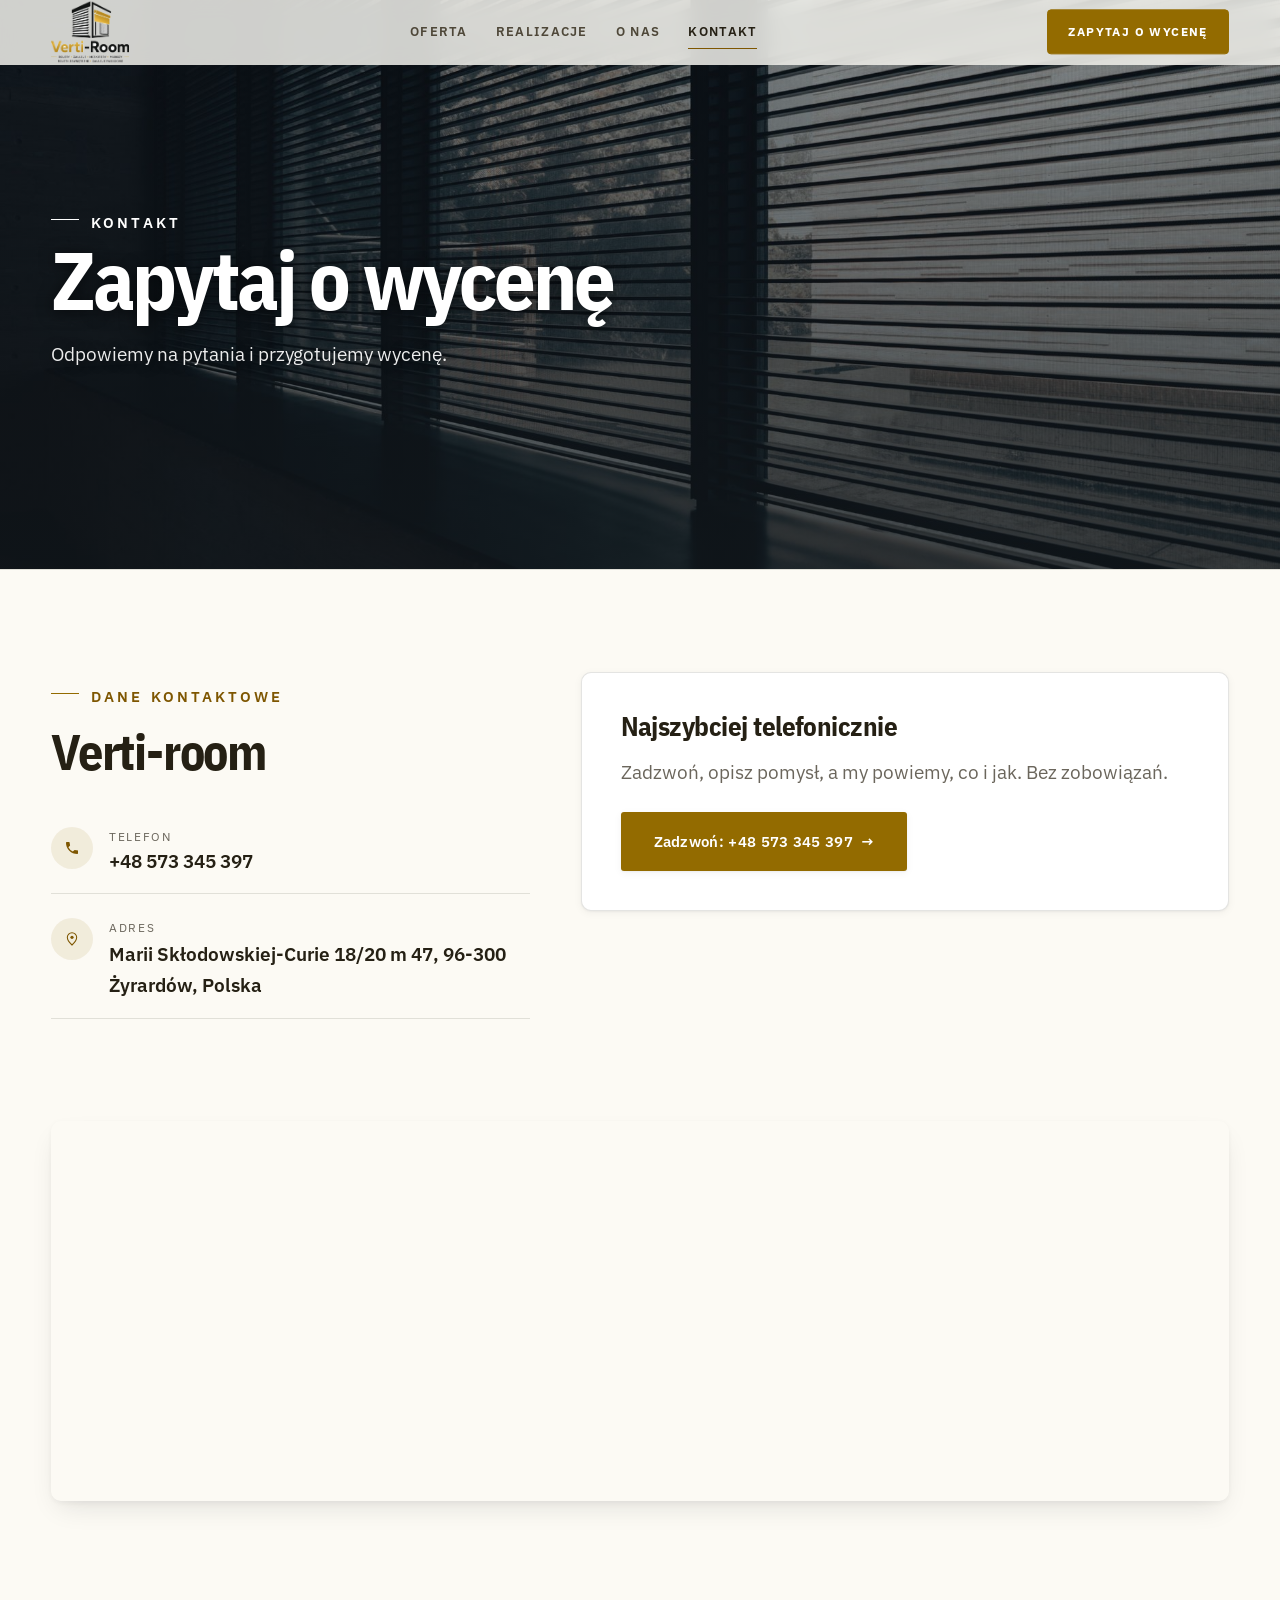
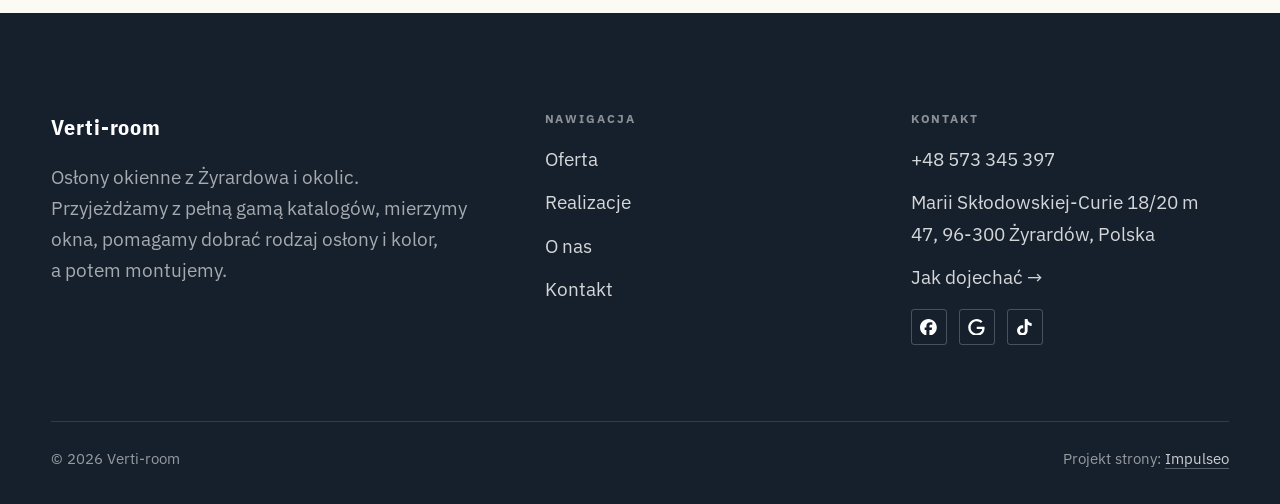
<file: kontakt.html>
<!DOCTYPE html>
<html lang="pl">
<head>
<meta charset="UTF-8">
<meta name="viewport" content="width=device-width, initial-scale=1.0">
<title>Kontakt - Verti-room</title>
<meta name="description" content="Kontakt Verti-room - Marii Skłodowskiej-Curie 18/20 m 47, 96-300 Żyrardów, Polska">
<link rel="canonical" href="https://kris20032.github.io/verti-room/kontakt.html">
<meta name="robots" content="noindex, nofollow">
<meta property="og:type" content="website">
<meta property="og:locale" content="pl_PL">
<meta property="og:site_name" content="Verti-room">
<meta property="og:title" content="Kontakt - Verti-room">
<meta property="og:description" content="Kontakt Verti-room - Marii Skłodowskiej-Curie 18/20 m 47, 96-300 Żyrardów, Polska">
<meta property="og:url" content="https://kris20032.github.io/verti-room/kontakt.html">
<meta property="og:image" content="https://kris20032.github.io/verti-room/img/og.jpg">
<meta property="og:image:width" content="1200">
<meta property="og:image:height" content="630">
<meta name="twitter:card" content="summary_large_image">
<link rel="preconnect" href="https://fonts.googleapis.com">
<link rel="preconnect" href="https://fonts.gstatic.com" crossorigin>
<link href="https://fonts.googleapis.com/css2?family=IBM+Plex+Sans+Condensed:wght@500;600;700&family=IBM+Plex+Sans:wght@400;500;600&display=swap" rel="stylesheet">
<link rel="stylesheet" href="assets/styles.css?v=03900575">
</head>
<body>

<header class="nav">
  <div class="wrap nav-inner">
    <a class="brand brand-has-logo" href="index.html"><img class="brand-logo" src="img/logo.png" alt="Verti-room" width="716" height="591" decoding="async"></a>
    <nav class="nav-links">
      <a href="oferta.html">Oferta</a>
      <a href="realizacje.html">Realizacje</a>
      <a href="o-nas.html">O nas</a>
      <a href="kontakt.html" class="active" aria-current="page">Kontakt</a>
      <a href="kontakt.html" class="btn btn-accent">Zapytaj o wycenę</a>
    </nav>
    <button class="nav-toggle" aria-label="Menu"><span></span><span></span><span></span></button>
  </div>
</header>

<main>
<section class="pagehead">
  <img src="img/ph3.jpg" alt="Verti-room - Zapytaj o wycenę">
  <div class="wrap">
    <span class="eyebrow">Kontakt</span>
    <h1>Zapytaj o wycenę</h1>
    <p>Odpowiemy na pytania i przygotujemy wycenę.</p>
  </div>
</section>
<section>
  <div class="wrap contact-grid">
    <div class="reveal">
      <span class="eyebrow">Dane kontaktowe</span>
      <h2 style="margin:var(--space-4) 0 var(--space-6)">Verti-room</h2>
      <div class="info-list">
        <div class="info-row"><div class="ic"><svg class="ico-tel" width="16" height="16" viewBox="0 0 24 24" fill="none" aria-hidden="true"><path d="M6.6 10.8a15.5 15.5 0 0 0 6.6 6.6l2.2-2.2a1 1 0 0 1 1-.24 11.4 11.4 0 0 0 3.6.58 1 1 0 0 1 1 1V20a1 1 0 0 1-1 1A17 17 0 0 1 3 4a1 1 0 0 1 1-1h3.5a1 1 0 0 1 1 1c0 1.25.2 2.46.58 3.6a1 1 0 0 1-.25 1l-2.23 2.2Z" fill="currentColor"/></svg></div><div><div class="lbl">Telefon</div><a class="val" href="tel:+48573345397">+48 573 345 397</a></div></div>
        <div class="info-row"><div class="ic"><svg class="ico-pin" width="16" height="16" viewBox="0 0 24 24" fill="none" aria-hidden="true"><path d="M12 21s7-6.1 7-11.5A7 7 0 0 0 5 9.5C5 14.9 12 21 12 21Z" stroke="currentColor" stroke-width="1.6" fill="none"/><circle cx="12" cy="9.5" r="2.4" fill="currentColor"/></svg></div><div><div class="lbl">Adres</div><div class="val">Marii Skłodowskiej-Curie 18/20 m 47, 96-300 Żyrardów, Polska</div></div></div>
      </div>
    </div>
    <div class="reveal">
      <div class="form">
        <h3 style="margin-bottom:var(--space-4)">Najszybciej telefonicznie</h3>
        <p class="muted" style="margin-bottom:var(--space-5)">Zadzwoń, opisz pomysł, a my powiemy, co i jak. Bez zobowiązań.</p>
        <a href="tel:+48573345397" class="btn btn-accent" style="justify-content:center">Zadzwoń: +48 573 345 397 <span class="arr">→</span></a>
      </div>
    </div>
  </div>
</section>
<section style="padding-top:0">
  <div class="wrap reveal">
    <iframe class="map" title="Verti-room - Żyrardów" src="https://maps.google.com/maps?q=52.0515311%2C20.4280256&z=15&output=embed" loading="lazy" referrerpolicy="no-referrer-when-downgrade"></iframe>
  </div>
</section>
</main>

<footer>
  <div class="wrap">
    <div class="foot-grid">
      <div class="foot-brand">
        <div class="name">Verti-room</div>
        <p>Osłony okienne z Żyrardowa i okolic. Przyjeżdżamy z pełną gamą katalogów, mierzymy okna, pomagamy dobrać rodzaj osłony i kolor, a potem montujemy.</p>
      </div>
      <div class="foot-col">
        <h4>Nawigacja</h4>
        <a href="oferta.html">Oferta</a>
        <a href="realizacje.html">Realizacje</a>
        <a href="o-nas.html">O nas</a>
        <a href="kontakt.html">Kontakt</a>
      </div>
      <div class="foot-col">
        <h4>Kontakt</h4>
        <a href="tel:+48573345397">+48 573 345 397</a>
        <p>Marii Skłodowskiej-Curie 18/20 m 47, 96-300 Żyrardów, Polska</p>
        <a href="https://maps.google.com/?cid=5969686116237722013&g_mp=Cidnb29nbGUubWFwcy5wbGFjZXMudjEuUGxhY2VzLlNlYXJjaFRleHQQAhgEIAA" target="_blank" rel="noopener">Jak dojechać →</a>
      <div class="foot-soc">
        <a class="soc" href="https://www.facebook.com/p/Verti-Room-Rolety-100057467147195/" target="_blank" rel="noopener" aria-label="Facebook - Verti-room"><svg viewBox="0 0 24 24" aria-hidden="true" focusable="false"><path d="M9.101 23.691v-7.98H6.627v-3.667h2.474v-1.58c0-4.085 1.848-5.978 5.858-5.978.401 0 .955.042 1.468.103a8.68 8.68 0 0 1 1.141.195v3.325a8.623 8.623 0 0 0-.653-.036 26.805 26.805 0 0 0-.733-.009c-.707 0-1.259.096-1.675.309a1.686 1.686 0 0 0-.679.622c-.258.42-.374.995-.374 1.752v1.297h3.919l-.386 2.103-.287 1.564h-3.246v8.245C19.396 23.238 24 18.179 24 12.044c0-6.627-5.373-12-12-12s-12 5.373-12 12c0 5.628 3.874 10.35 9.101 11.647Z" fill="currentColor"/></svg></a>
        <a class="soc" href="https://maps.google.com/?cid=5969686116237722013&g_mp=Cidnb29nbGUubWFwcy5wbGFjZXMudjEuUGxhY2VzLlNlYXJjaFRleHQQAhgEIAA" target="_blank" rel="noopener" aria-label="Google - Verti-room"><svg viewBox="0 0 24 24" aria-hidden="true" focusable="false"><path d="M12.48 10.92v3.28h7.84c-.24 1.84-.853 3.187-1.787 4.133-1.147 1.147-2.933 2.4-6.053 2.4-4.827 0-8.6-3.893-8.6-8.72s3.773-8.72 8.6-8.72c2.6 0 4.507 1.027 5.907 2.347l2.307-2.307C18.747 1.44 16.133 0 12.48 0 5.867 0 .307 5.387.307 12s5.56 12 12.173 12c3.573 0 6.267-1.173 8.373-3.36 2.16-2.16 2.84-5.213 2.84-7.667 0-.76-.053-1.467-.173-2.053H12.48z" fill="currentColor"/></svg></a>
        <a class="soc" href="https://www.tiktok.com/@vertiroom.rolety" target="_blank" rel="noopener" aria-label="TikTok - Verti-room"><svg viewBox="0 0 24 24" aria-hidden="true" focusable="false"><path d="M12.525.02c1.31-.02 2.61-.01 3.91-.02.08 1.53.63 3.09 1.75 4.17 1.12 1.11 2.7 1.62 4.24 1.79v4.03c-1.44-.05-2.89-.35-4.2-.97-.57-.26-1.1-.59-1.62-.93-.01 2.92.01 5.84-.02 8.75-.08 1.4-.54 2.79-1.35 3.94-1.31 1.92-3.58 3.17-5.91 3.21-1.43.08-2.86-.31-4.08-1.03-2.02-1.19-3.44-3.37-3.65-5.71-.02-.5-.03-1-.01-1.49.18-1.9 1.12-3.72 2.58-4.96 1.66-1.44 3.98-2.13 6.15-1.72.02 1.48-.04 2.96-.04 4.44-.99-.32-2.15-.23-3.02.37-.63.41-1.11 1.04-1.36 1.75-.21.51-.15 1.07-.14 1.61.24 1.64 1.82 3.02 3.5 2.87 1.12-.01 2.19-.66 2.77-1.61.19-.33.4-.67.41-1.06.1-1.79.06-3.57.07-5.36.01-4.03-.01-8.05.02-12.07z" fill="currentColor"/></svg></a>
      </div>
      </div>
    </div>
    <div class="foot-bot">
      <span>© 2026 Verti-room</span>
      <span>Projekt strony: <a class="foot-credit" href="https://impulseo.pl" target="_blank" rel="noopener">Impulseo</a></span>
    </div>
  </div>
</footer>
<div class="sticky-reserve"><a class="sr-book" href="kontakt.html">Zapytaj o wycenę</a><a class="sr-call" href="tel:+48573345397" aria-label="Zadzwoń"><svg class="ico-tel" width="16" height="16" viewBox="0 0 24 24" fill="none" aria-hidden="true"><path d="M6.6 10.8a15.5 15.5 0 0 0 6.6 6.6l2.2-2.2a1 1 0 0 1 1-.24 11.4 11.4 0 0 0 3.6.58 1 1 0 0 1 1 1V20a1 1 0 0 1-1 1A17 17 0 0 1 3 4a1 1 0 0 1 1-1h3.5a1 1 0 0 1 1 1c0 1.25.2 2.46.58 3.6a1 1 0 0 1-.25 1l-2.23 2.2Z" fill="currentColor"/></svg></a></div>
<div class="demo-wazne" data-do="2026-11-02" data-cykl="3" hidden><svg class="dw-ico" width="13" height="13" viewBox="0 0 24 24" fill="none" aria-hidden="true"><circle cx="12" cy="12" r="8.6" stroke="currentColor" stroke-width="1.8"/><path d="M12 7.2V12l3.3 2" stroke="currentColor" stroke-width="1.8" stroke-linecap="round"/></svg><span class="dw-txt"></span></div>

<script src="assets/main.js"></script>
</body>
</html>
</file>
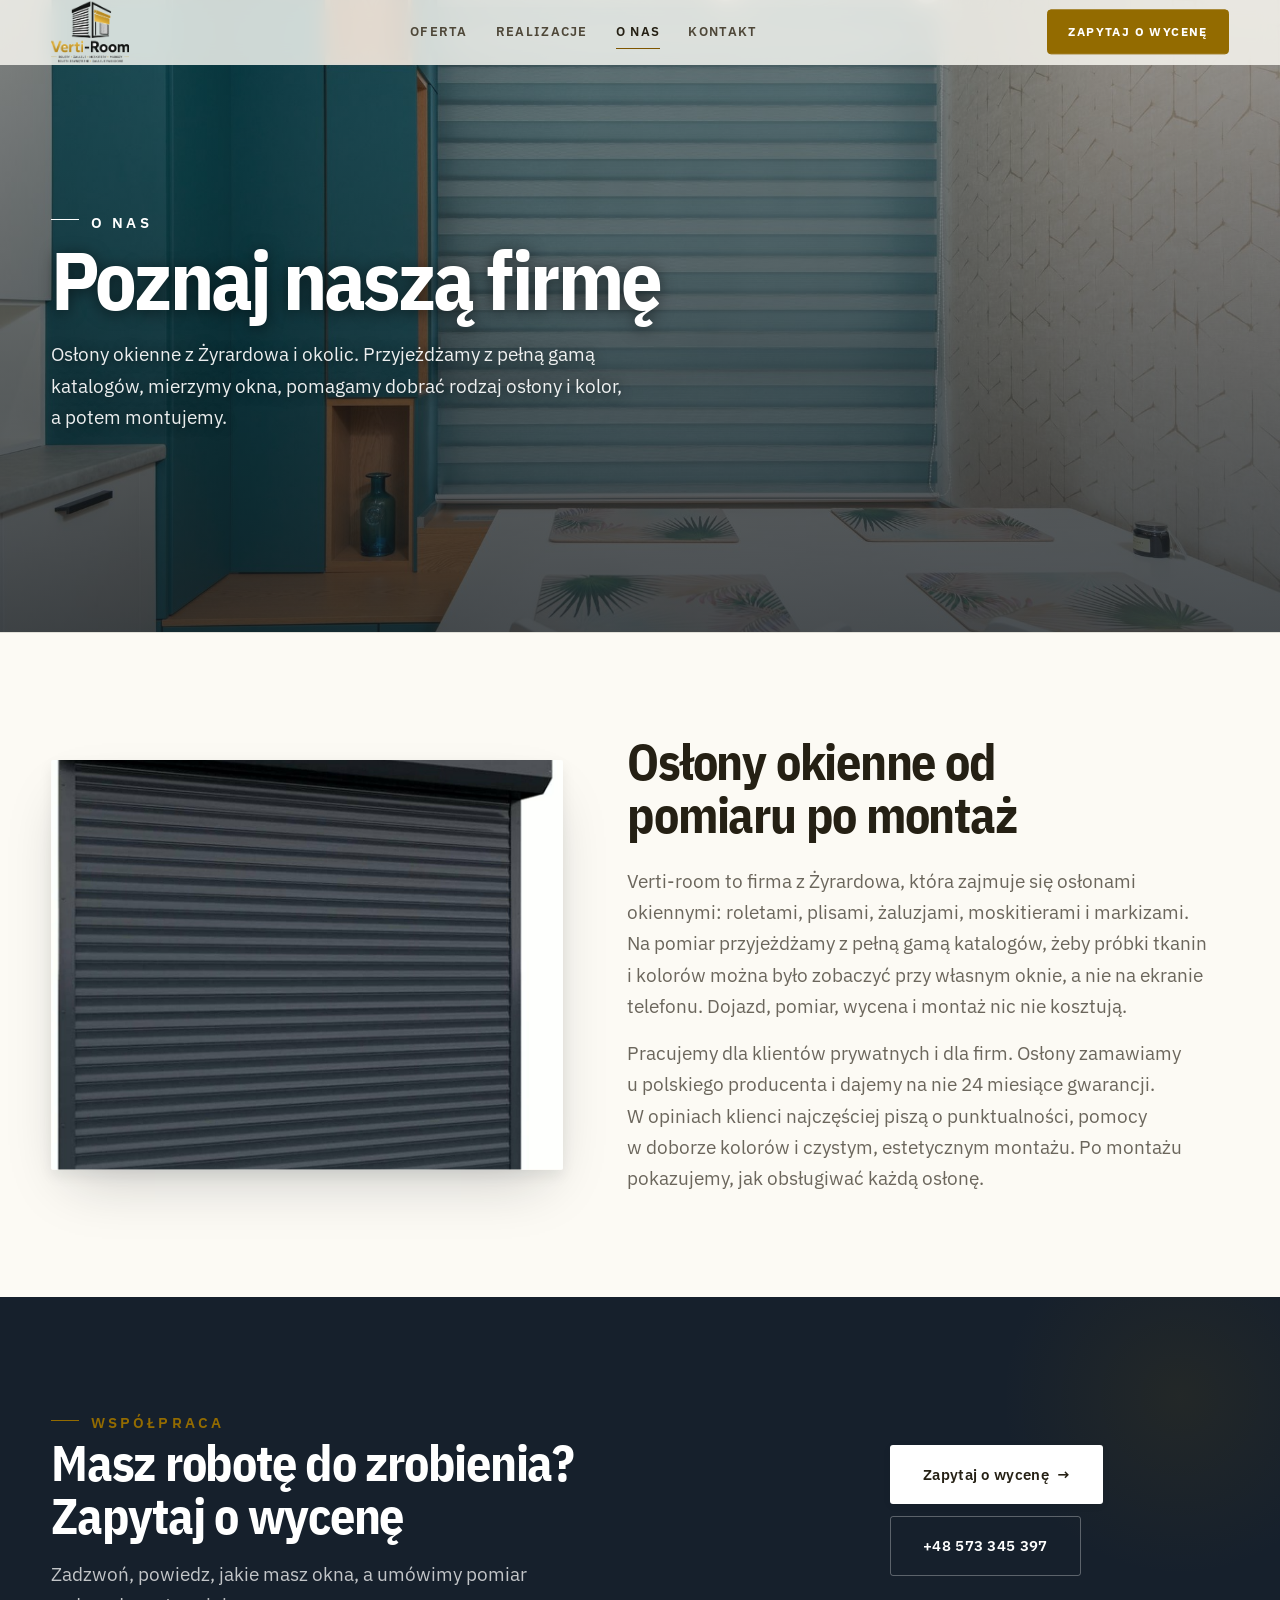
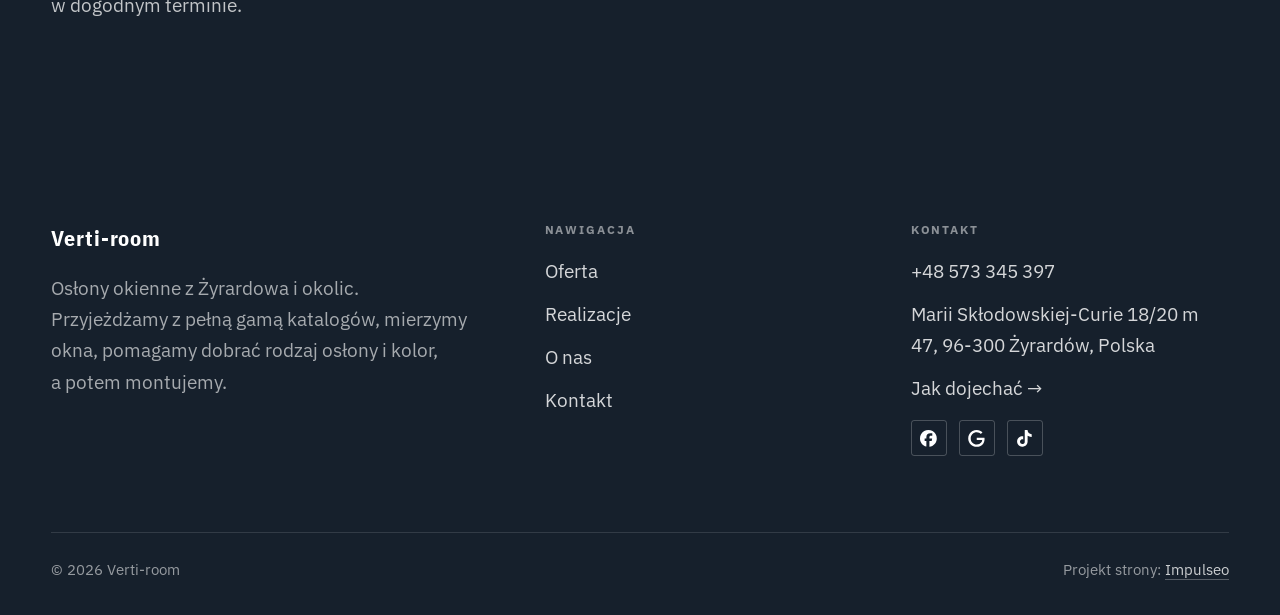
<file: o-nas.html>
<!DOCTYPE html>
<html lang="pl">
<head>
<meta charset="UTF-8">
<meta name="viewport" content="width=device-width, initial-scale=1.0">
<title>O nas - Verti-room</title>
<meta name="description" content="Verti-room z Żyrardowa: rolety zewnętrzne i wewnętrzne, plisy, żaluzje drewniane i aluminiowe, moskitiery, markizy i rolety Screen Zip. Dojazd z katalogami, pomiar, wycena i montaż gratis.">
<link rel="canonical" href="https://kris20032.github.io/verti-room/o-nas.html">
<meta name="robots" content="noindex, nofollow">
<meta property="og:type" content="website">
<meta property="og:locale" content="pl_PL">
<meta property="og:site_name" content="Verti-room">
<meta property="og:title" content="O nas - Verti-room">
<meta property="og:description" content="Verti-room z Żyrardowa: rolety zewnętrzne i wewnętrzne, plisy, żaluzje drewniane i aluminiowe, moskitiery, markizy i rolety Screen Zip. Dojazd z katalogami, pomiar, wycena i montaż gratis.">
<meta property="og:url" content="https://kris20032.github.io/verti-room/o-nas.html">
<meta property="og:image" content="https://kris20032.github.io/verti-room/img/og.jpg">
<meta property="og:image:width" content="1200">
<meta property="og:image:height" content="630">
<meta name="twitter:card" content="summary_large_image">
<link rel="preconnect" href="https://fonts.googleapis.com">
<link rel="preconnect" href="https://fonts.gstatic.com" crossorigin>
<link href="https://fonts.googleapis.com/css2?family=IBM+Plex+Sans+Condensed:wght@500;600;700&family=IBM+Plex+Sans:wght@400;500;600&display=swap" rel="stylesheet">
<link rel="stylesheet" href="assets/styles.css?v=03900575">
</head>
<body>

<header class="nav">
  <div class="wrap nav-inner">
    <a class="brand brand-has-logo" href="index.html"><img class="brand-logo" src="img/logo.png" alt="Verti-room" width="716" height="591" decoding="async"></a>
    <nav class="nav-links">
      <a href="oferta.html">Oferta</a>
      <a href="realizacje.html">Realizacje</a>
      <a href="o-nas.html" class="active" aria-current="page">O nas</a>
      <a href="kontakt.html">Kontakt</a>
      <a href="kontakt.html" class="btn btn-accent">Zapytaj o wycenę</a>
    </nav>
    <button class="nav-toggle" aria-label="Menu"><span></span><span></span><span></span></button>
  </div>
</header>

<main>
<section class="pagehead">
  <img src="img/ph2.jpg" alt="Verti-room - Poznaj naszą firmę">
  <div class="wrap">
    <span class="eyebrow">O nas</span>
    <h1>Poznaj naszą firmę</h1>
    <p>Osłony okienne z Żyrardowa i okolic. Przyjeżdżamy z pełną gamą katalogów, mierzymy okna, pomagamy dobrać rodzaj osłony i kolor, a potem montujemy.</p>
  </div>
</section>
<section>
  <div class="wrap split">
    <div class="split-art reveal"><img src="img/g1.jpg" alt="Verti-room" loading="lazy" width="1080" height="1326" decoding="async"></div>
    <div class="split-copy reveal">
      <h2>Osłony okienne od pomiaru po montaż</h2>
      <p class="muted">Verti-room to firma z Żyrardowa, która zajmuje się osłonami okiennymi: roletami, plisami, żaluzjami, moskitierami i markizami. Na pomiar przyjeżdżamy z pełną gamą katalogów, żeby próbki tkanin i kolorów można było zobaczyć przy własnym oknie, a nie na ekranie telefonu. Dojazd, pomiar, wycena i montaż nic nie kosztują.</p>
      <p class="muted">Pracujemy dla klientów prywatnych i dla firm. Osłony zamawiamy u polskiego producenta i dajemy na nie 24 miesiące gwarancji. W opiniach klienci najczęściej piszą o punktualności, pomocy w doborze kolorów i czystym, estetycznym montażu. Po montażu pokazujemy, jak obsługiwać każdą osłonę.</p>
    </div>
  </div>
</section>


<section class="cta">
  <div class="wrap">
    <div class="reveal">
      <span class="eyebrow">Współpraca</span>
      <h2>Masz robotę do zrobienia? Zapytaj o wycenę</h2>
      <p>Zadzwoń, powiedz, jakie masz okna, a umówimy pomiar w dogodnym terminie.</p>
    </div>
    <div class="cta-actions reveal">
      <a href="kontakt.html" class="btn btn-light">Zapytaj o wycenę <span class="arr">→</span></a>
      <a href="tel:+48573345397" class="btn btn-ghost btn-ghost-cta">+48 573 345 397</a>
    </div>
  </div>
</section>
</main>

<footer>
  <div class="wrap">
    <div class="foot-grid">
      <div class="foot-brand">
        <div class="name">Verti-room</div>
        <p>Osłony okienne z Żyrardowa i okolic. Przyjeżdżamy z pełną gamą katalogów, mierzymy okna, pomagamy dobrać rodzaj osłony i kolor, a potem montujemy.</p>
      </div>
      <div class="foot-col">
        <h4>Nawigacja</h4>
        <a href="oferta.html">Oferta</a>
        <a href="realizacje.html">Realizacje</a>
        <a href="o-nas.html">O nas</a>
        <a href="kontakt.html">Kontakt</a>
      </div>
      <div class="foot-col">
        <h4>Kontakt</h4>
        <a href="tel:+48573345397">+48 573 345 397</a>
        <p>Marii Skłodowskiej-Curie 18/20 m 47, 96-300 Żyrardów, Polska</p>
        <a href="https://maps.google.com/?cid=5969686116237722013&g_mp=Cidnb29nbGUubWFwcy5wbGFjZXMudjEuUGxhY2VzLlNlYXJjaFRleHQQAhgEIAA" target="_blank" rel="noopener">Jak dojechać →</a>
      <div class="foot-soc">
        <a class="soc" href="https://www.facebook.com/p/Verti-Room-Rolety-100057467147195/" target="_blank" rel="noopener" aria-label="Facebook - Verti-room"><svg viewBox="0 0 24 24" aria-hidden="true" focusable="false"><path d="M9.101 23.691v-7.98H6.627v-3.667h2.474v-1.58c0-4.085 1.848-5.978 5.858-5.978.401 0 .955.042 1.468.103a8.68 8.68 0 0 1 1.141.195v3.325a8.623 8.623 0 0 0-.653-.036 26.805 26.805 0 0 0-.733-.009c-.707 0-1.259.096-1.675.309a1.686 1.686 0 0 0-.679.622c-.258.42-.374.995-.374 1.752v1.297h3.919l-.386 2.103-.287 1.564h-3.246v8.245C19.396 23.238 24 18.179 24 12.044c0-6.627-5.373-12-12-12s-12 5.373-12 12c0 5.628 3.874 10.35 9.101 11.647Z" fill="currentColor"/></svg></a>
        <a class="soc" href="https://maps.google.com/?cid=5969686116237722013&g_mp=Cidnb29nbGUubWFwcy5wbGFjZXMudjEuUGxhY2VzLlNlYXJjaFRleHQQAhgEIAA" target="_blank" rel="noopener" aria-label="Google - Verti-room"><svg viewBox="0 0 24 24" aria-hidden="true" focusable="false"><path d="M12.48 10.92v3.28h7.84c-.24 1.84-.853 3.187-1.787 4.133-1.147 1.147-2.933 2.4-6.053 2.4-4.827 0-8.6-3.893-8.6-8.72s3.773-8.72 8.6-8.72c2.6 0 4.507 1.027 5.907 2.347l2.307-2.307C18.747 1.44 16.133 0 12.48 0 5.867 0 .307 5.387.307 12s5.56 12 12.173 12c3.573 0 6.267-1.173 8.373-3.36 2.16-2.16 2.84-5.213 2.84-7.667 0-.76-.053-1.467-.173-2.053H12.48z" fill="currentColor"/></svg></a>
        <a class="soc" href="https://www.tiktok.com/@vertiroom.rolety" target="_blank" rel="noopener" aria-label="TikTok - Verti-room"><svg viewBox="0 0 24 24" aria-hidden="true" focusable="false"><path d="M12.525.02c1.31-.02 2.61-.01 3.91-.02.08 1.53.63 3.09 1.75 4.17 1.12 1.11 2.7 1.62 4.24 1.79v4.03c-1.44-.05-2.89-.35-4.2-.97-.57-.26-1.1-.59-1.62-.93-.01 2.92.01 5.84-.02 8.75-.08 1.4-.54 2.79-1.35 3.94-1.31 1.92-3.58 3.17-5.91 3.21-1.43.08-2.86-.31-4.08-1.03-2.02-1.19-3.44-3.37-3.65-5.71-.02-.5-.03-1-.01-1.49.18-1.9 1.12-3.72 2.58-4.96 1.66-1.44 3.98-2.13 6.15-1.72.02 1.48-.04 2.96-.04 4.44-.99-.32-2.15-.23-3.02.37-.63.41-1.11 1.04-1.36 1.75-.21.51-.15 1.07-.14 1.61.24 1.64 1.82 3.02 3.5 2.87 1.12-.01 2.19-.66 2.77-1.61.19-.33.4-.67.41-1.06.1-1.79.06-3.57.07-5.36.01-4.03-.01-8.05.02-12.07z" fill="currentColor"/></svg></a>
      </div>
      </div>
    </div>
    <div class="foot-bot">
      <span>© 2026 Verti-room</span>
      <span>Projekt strony: <a class="foot-credit" href="https://impulseo.pl" target="_blank" rel="noopener">Impulseo</a></span>
    </div>
  </div>
</footer>
<div class="sticky-reserve"><a class="sr-book" href="kontakt.html">Zapytaj o wycenę</a><a class="sr-call" href="tel:+48573345397" aria-label="Zadzwoń"><svg class="ico-tel" width="16" height="16" viewBox="0 0 24 24" fill="none" aria-hidden="true"><path d="M6.6 10.8a15.5 15.5 0 0 0 6.6 6.6l2.2-2.2a1 1 0 0 1 1-.24 11.4 11.4 0 0 0 3.6.58 1 1 0 0 1 1 1V20a1 1 0 0 1-1 1A17 17 0 0 1 3 4a1 1 0 0 1 1-1h3.5a1 1 0 0 1 1 1c0 1.25.2 2.46.58 3.6a1 1 0 0 1-.25 1l-2.23 2.2Z" fill="currentColor"/></svg></a></div>
<div class="demo-wazne" data-do="2026-11-02" data-cykl="3" hidden><svg class="dw-ico" width="13" height="13" viewBox="0 0 24 24" fill="none" aria-hidden="true"><circle cx="12" cy="12" r="8.6" stroke="currentColor" stroke-width="1.8"/><path d="M12 7.2V12l3.3 2" stroke="currentColor" stroke-width="1.8" stroke-linecap="round"/></svg><span class="dw-txt"></span></div>

<script src="assets/main.js"></script>
</body>
</html>
</file>
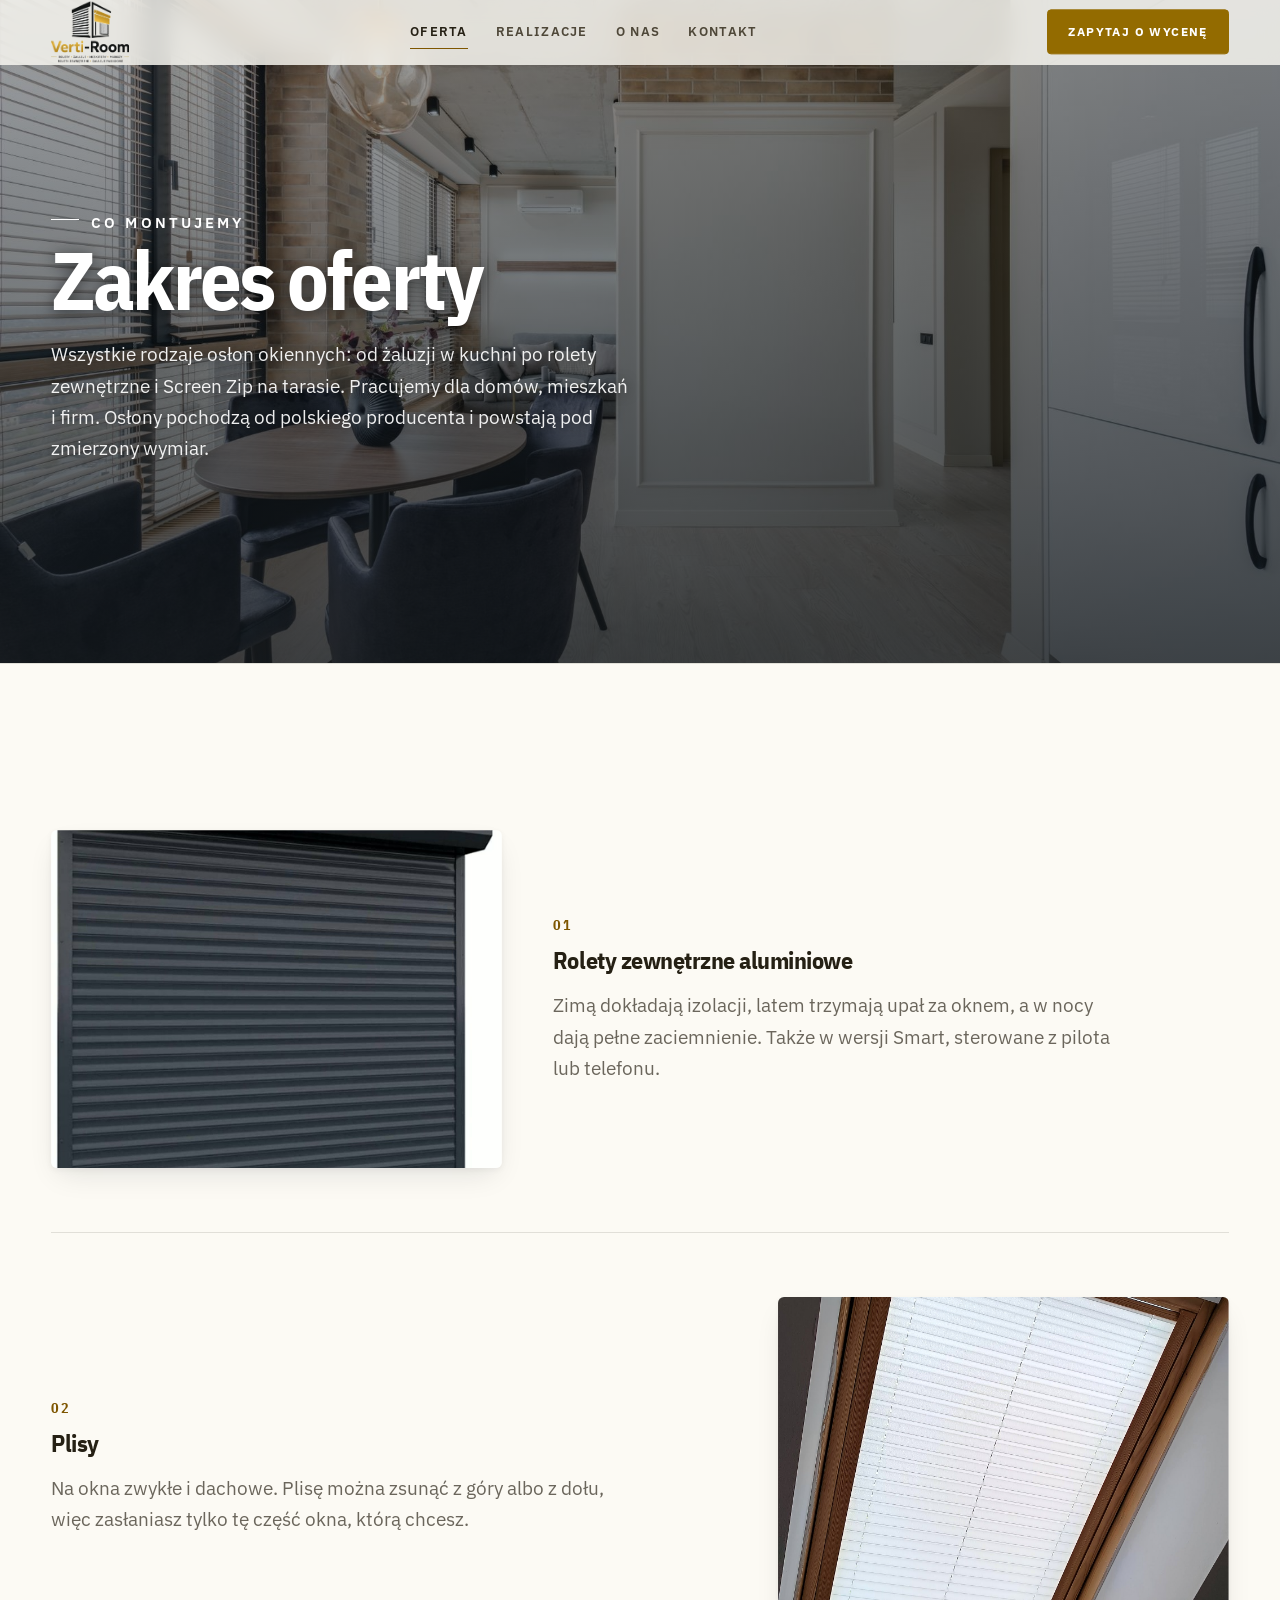
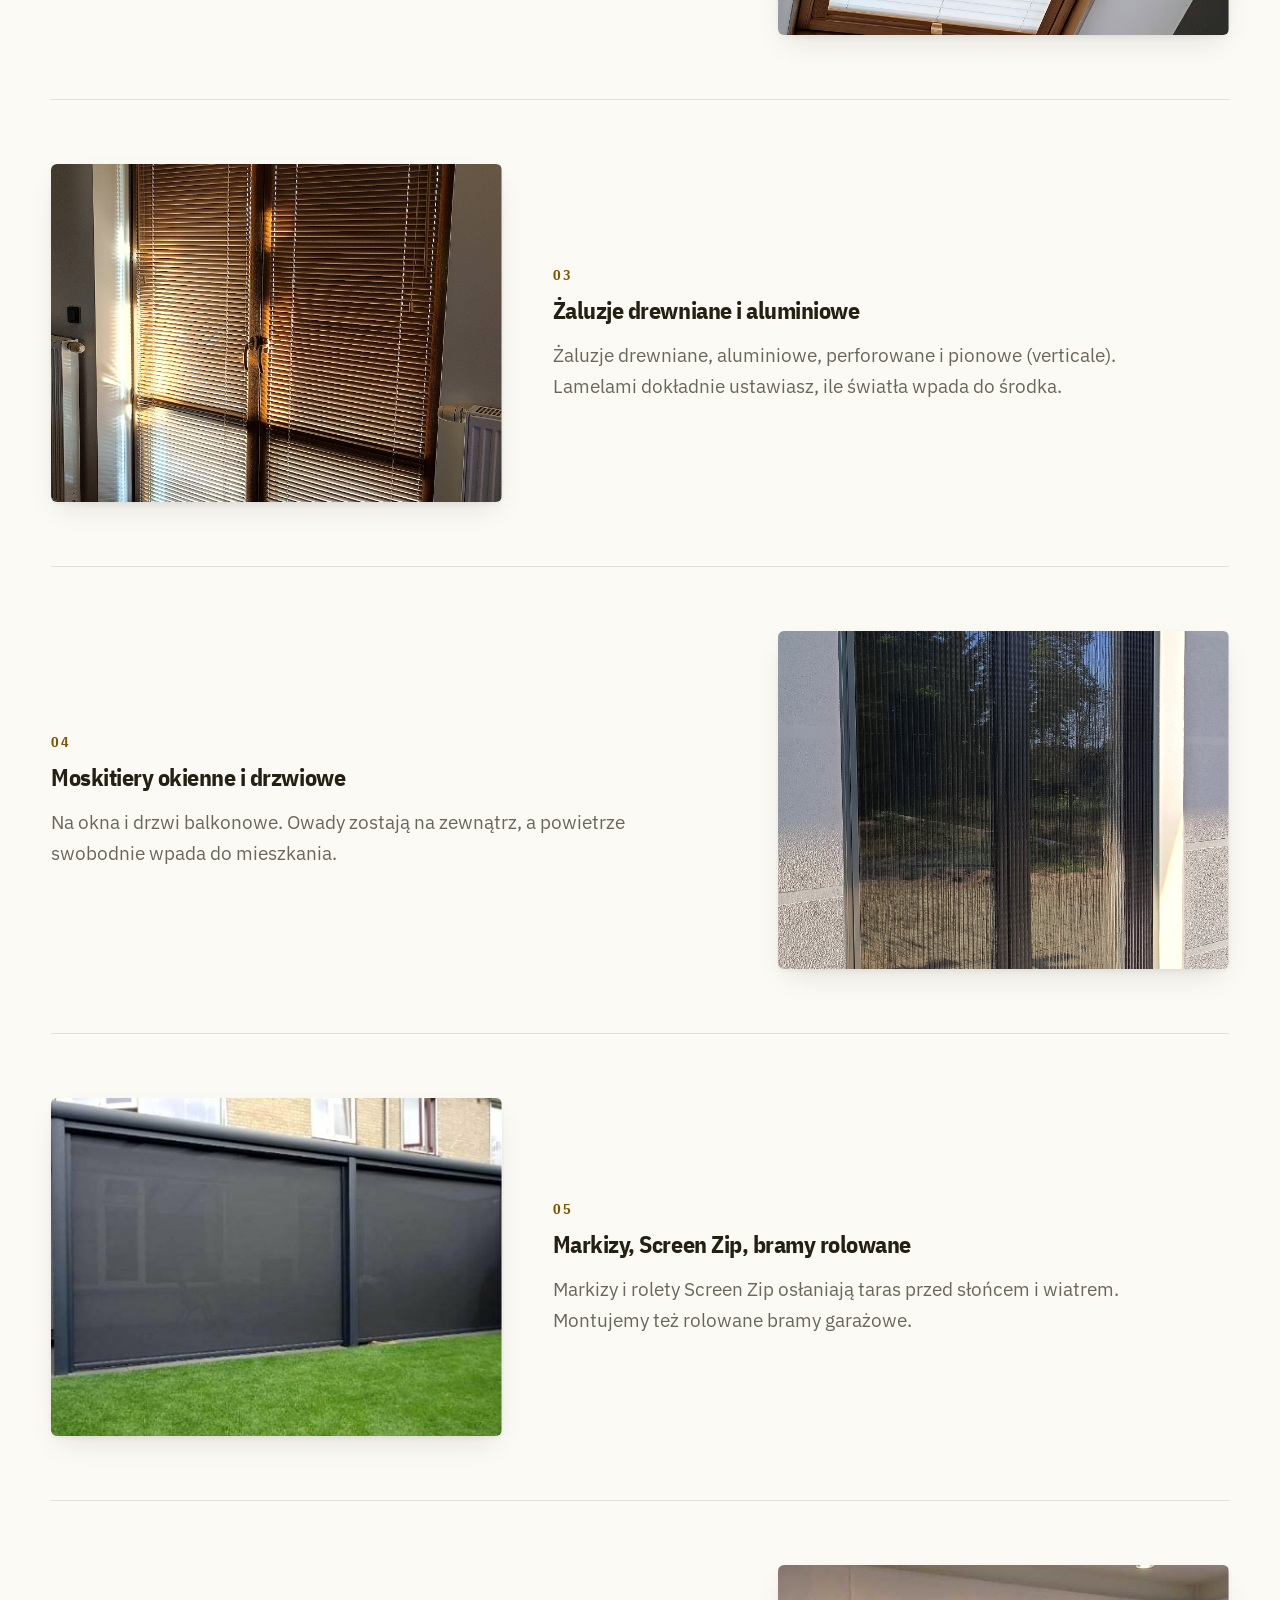
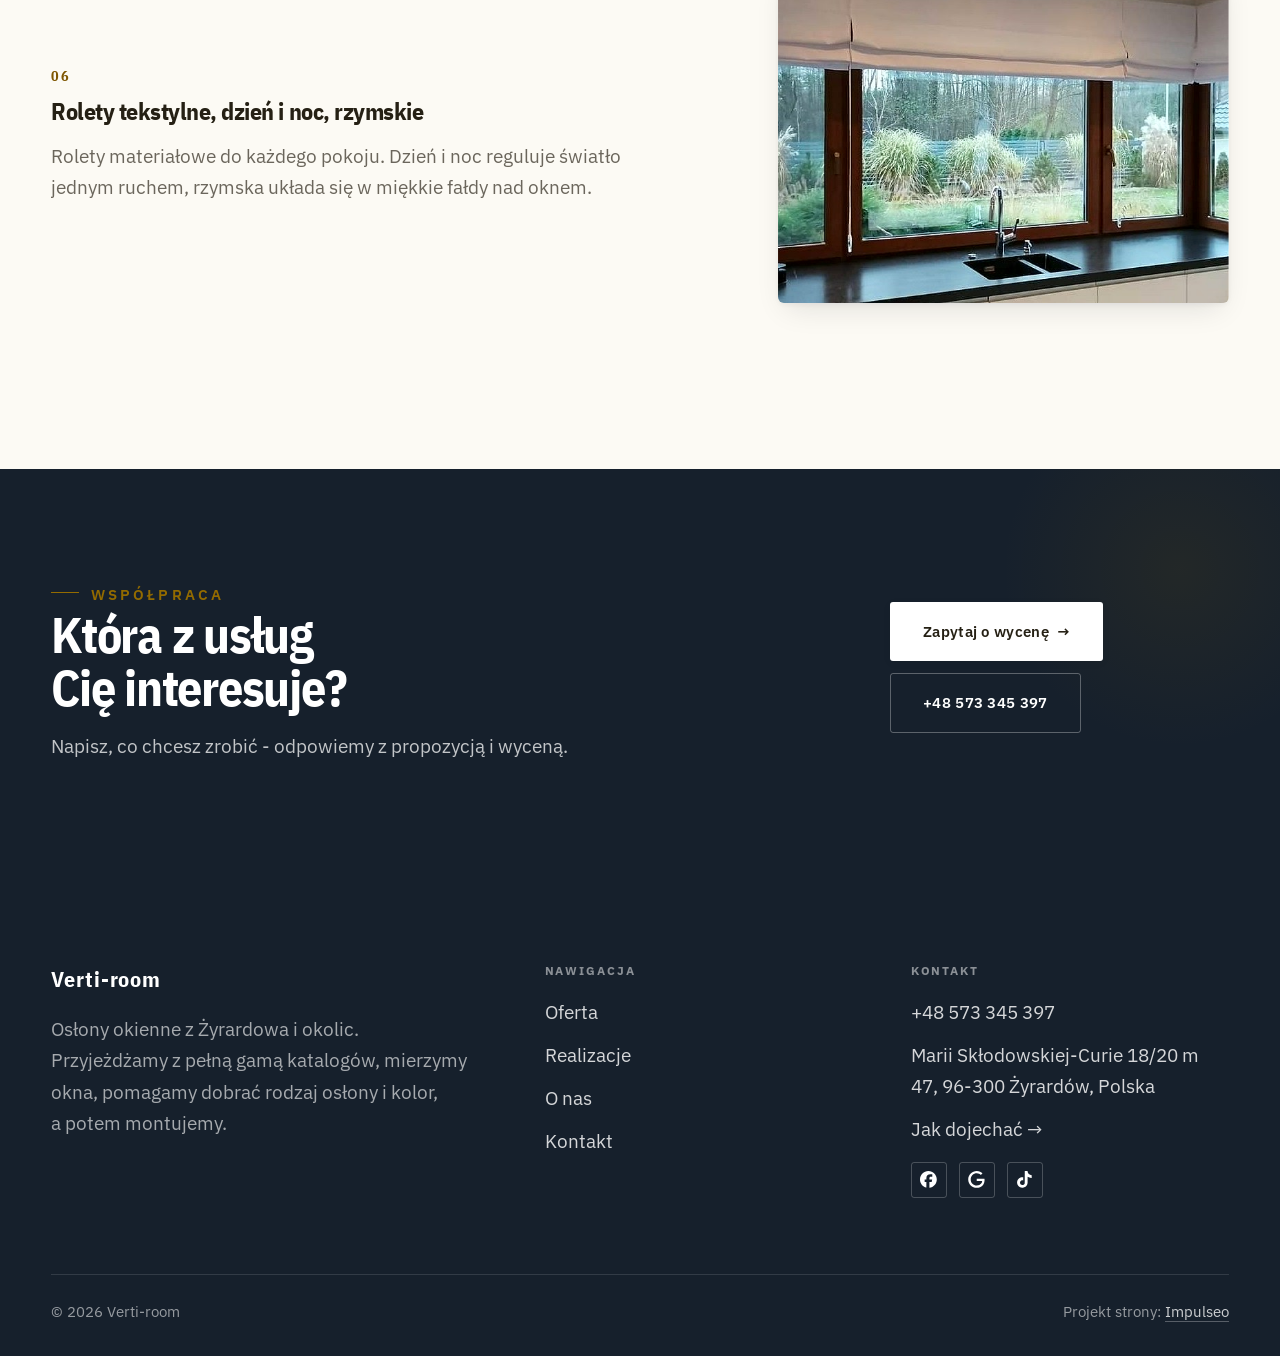
<file: oferta.html>
<!DOCTYPE html>
<html lang="pl">
<head>
<meta charset="UTF-8">
<meta name="viewport" content="width=device-width, initial-scale=1.0">
<title>Oferta - Verti-room</title>
<meta name="description" content="Verti-room z Żyrardowa: rolety zewnętrzne i wewnętrzne, plisy, żaluzje drewniane i aluminiowe, moskitiery, markizy i rolety Screen Zip. Dojazd z katalogami, pomiar, wycena i montaż gratis.">
<link rel="canonical" href="https://kris20032.github.io/verti-room/oferta.html">
<meta name="robots" content="noindex, nofollow">
<meta property="og:type" content="website">
<meta property="og:locale" content="pl_PL">
<meta property="og:site_name" content="Verti-room">
<meta property="og:title" content="Oferta - Verti-room">
<meta property="og:description" content="Verti-room z Żyrardowa: rolety zewnętrzne i wewnętrzne, plisy, żaluzje drewniane i aluminiowe, moskitiery, markizy i rolety Screen Zip. Dojazd z katalogami, pomiar, wycena i montaż gratis.">
<meta property="og:url" content="https://kris20032.github.io/verti-room/oferta.html">
<meta property="og:image" content="https://kris20032.github.io/verti-room/img/og.jpg">
<meta property="og:image:width" content="1200">
<meta property="og:image:height" content="630">
<meta name="twitter:card" content="summary_large_image">
<link rel="preconnect" href="https://fonts.googleapis.com">
<link rel="preconnect" href="https://fonts.gstatic.com" crossorigin>
<link href="https://fonts.googleapis.com/css2?family=IBM+Plex+Sans+Condensed:wght@500;600;700&family=IBM+Plex+Sans:wght@400;500;600&display=swap" rel="stylesheet">
<link rel="stylesheet" href="assets/styles.css?v=03900575">
</head>
<body>

<header class="nav">
  <div class="wrap nav-inner">
    <a class="brand brand-has-logo" href="index.html"><img class="brand-logo" src="img/logo.png" alt="Verti-room" width="716" height="591" decoding="async"></a>
    <nav class="nav-links">
      <a href="oferta.html" class="active" aria-current="page">Oferta</a>
      <a href="realizacje.html">Realizacje</a>
      <a href="o-nas.html">O nas</a>
      <a href="kontakt.html">Kontakt</a>
      <a href="kontakt.html" class="btn btn-accent">Zapytaj o wycenę</a>
    </nav>
    <button class="nav-toggle" aria-label="Menu"><span></span><span></span><span></span></button>
  </div>
</header>

<main>
<section class="pagehead">
  <img src="img/ph4.jpg" alt="Verti-room - Zakres oferty" width="1868" height="1300" decoding="async">
  <div class="wrap">
    <span class="eyebrow">Co montujemy</span>
    <h1>Zakres oferty</h1>
    <p>Wszystkie rodzaje osłon okiennych: od żaluzji w kuchni po rolety zewnętrzne i Screen Zip na tarasie. Pracujemy dla domów, mieszkań i firm. Osłony pochodzą od polskiego producenta i powstają pod zmierzony wymiar.</p>
  </div>
</section>
<section>
  <div class="wrap">
    <div class="svc-row reveal">
      <div class="svc-row-art"><img src="img/g1.jpg" alt="Rolety zewnętrzne aluminiowe" loading="lazy" width="1080" height="1326" decoding="async"></div>
      <div>
        <span class="num">01</span>
        <h3>Rolety zewnętrzne aluminiowe</h3>
        <p class="muted">Zimą dokładają izolacji, latem trzymają upał za oknem, a w nocy dają pełne zaciemnienie. Także w wersji Smart, sterowane z pilota lub telefonu.</p>
      </div>
    </div>
    <div class="svc-row rev reveal">
      <div class="svc-row-art"><img src="img/g2.jpg" alt="Plisy" loading="lazy" width="1600" height="2843" decoding="async"></div>
      <div>
        <span class="num">02</span>
        <h3>Plisy</h3>
        <p class="muted">Na okna zwykłe i dachowe. Plisę można zsunąć z góry albo z dołu, więc zasłaniasz tylko tę część okna, którą chcesz.</p>
      </div>
    </div>
    <div class="svc-row reveal">
      <div class="svc-row-art"><img src="img/g3.jpg" alt="Żaluzje drewniane i aluminiowe" loading="lazy" width="1600" height="2843" decoding="async"></div>
      <div>
        <span class="num">03</span>
        <h3>Żaluzje drewniane i aluminiowe</h3>
        <p class="muted">Żaluzje drewniane, aluminiowe, perforowane i pionowe (verticale). Lamelami dokładnie ustawiasz, ile światła wpada do środka.</p>
      </div>
    </div>
    <div class="svc-row rev reveal">
      <div class="svc-row-art"><img src="img/g4.jpg" alt="Moskitiery okienne i drzwiowe" loading="lazy" width="1600" height="2843" decoding="async"></div>
      <div>
        <span class="num">04</span>
        <h3>Moskitiery okienne i drzwiowe</h3>
        <p class="muted">Na okna i drzwi balkonowe. Owady zostają na zewnątrz, a powietrze swobodnie wpada do mieszkania.</p>
      </div>
    </div>
    <div class="svc-row reveal">
      <div class="svc-row-art"><img src="img/g5.jpg" alt="Markizy, Screen Zip, bramy rolowane" loading="lazy" width="1080" height="724" decoding="async"></div>
      <div>
        <span class="num">05</span>
        <h3>Markizy, Screen Zip, bramy rolowane</h3>
        <p class="muted">Markizy i rolety Screen Zip osłaniają taras przed słońcem i wiatrem. Montujemy też rolowane bramy garażowe.</p>
      </div>
    </div>
    <div class="svc-row rev reveal">
      <div class="svc-row-art"><img src="img/g6.jpg" alt="Rolety tekstylne, dzień i noc, rzymskie" loading="lazy" width="1040" height="490" decoding="async"></div>
      <div>
        <span class="num">06</span>
        <h3>Rolety tekstylne, dzień i noc, rzymskie</h3>
        <p class="muted">Rolety materiałowe do każdego pokoju. Dzień i noc reguluje światło jednym ruchem, rzymska układa się w miękkie fałdy nad oknem.</p>
      </div>
    </div>
  </div>
</section>

<section class="cta">
  <div class="wrap">
    <div class="reveal">
      <span class="eyebrow">Współpraca</span>
      <h2>Która z usług Cię interesuje?</h2>
      <p>Napisz, co chcesz zrobić - odpowiemy z propozycją i wyceną.</p>
    </div>
    <div class="cta-actions reveal">
      <a href="kontakt.html" class="btn btn-light">Zapytaj o wycenę <span class="arr">→</span></a>
      <a href="tel:+48573345397" class="btn btn-ghost btn-ghost-cta">+48 573 345 397</a>
    </div>
  </div>
</section>
</main>

<footer>
  <div class="wrap">
    <div class="foot-grid">
      <div class="foot-brand">
        <div class="name">Verti-room</div>
        <p>Osłony okienne z Żyrardowa i okolic. Przyjeżdżamy z pełną gamą katalogów, mierzymy okna, pomagamy dobrać rodzaj osłony i kolor, a potem montujemy.</p>
      </div>
      <div class="foot-col">
        <h4>Nawigacja</h4>
        <a href="oferta.html">Oferta</a>
        <a href="realizacje.html">Realizacje</a>
        <a href="o-nas.html">O nas</a>
        <a href="kontakt.html">Kontakt</a>
      </div>
      <div class="foot-col">
        <h4>Kontakt</h4>
        <a href="tel:+48573345397">+48 573 345 397</a>
        <p>Marii Skłodowskiej-Curie 18/20 m 47, 96-300 Żyrardów, Polska</p>
        <a href="https://maps.google.com/?cid=5969686116237722013&g_mp=Cidnb29nbGUubWFwcy5wbGFjZXMudjEuUGxhY2VzLlNlYXJjaFRleHQQAhgEIAA" target="_blank" rel="noopener">Jak dojechać →</a>
      <div class="foot-soc">
        <a class="soc" href="https://www.facebook.com/p/Verti-Room-Rolety-100057467147195/" target="_blank" rel="noopener" aria-label="Facebook - Verti-room"><svg viewBox="0 0 24 24" aria-hidden="true" focusable="false"><path d="M9.101 23.691v-7.98H6.627v-3.667h2.474v-1.58c0-4.085 1.848-5.978 5.858-5.978.401 0 .955.042 1.468.103a8.68 8.68 0 0 1 1.141.195v3.325a8.623 8.623 0 0 0-.653-.036 26.805 26.805 0 0 0-.733-.009c-.707 0-1.259.096-1.675.309a1.686 1.686 0 0 0-.679.622c-.258.42-.374.995-.374 1.752v1.297h3.919l-.386 2.103-.287 1.564h-3.246v8.245C19.396 23.238 24 18.179 24 12.044c0-6.627-5.373-12-12-12s-12 5.373-12 12c0 5.628 3.874 10.35 9.101 11.647Z" fill="currentColor"/></svg></a>
        <a class="soc" href="https://maps.google.com/?cid=5969686116237722013&g_mp=Cidnb29nbGUubWFwcy5wbGFjZXMudjEuUGxhY2VzLlNlYXJjaFRleHQQAhgEIAA" target="_blank" rel="noopener" aria-label="Google - Verti-room"><svg viewBox="0 0 24 24" aria-hidden="true" focusable="false"><path d="M12.48 10.92v3.28h7.84c-.24 1.84-.853 3.187-1.787 4.133-1.147 1.147-2.933 2.4-6.053 2.4-4.827 0-8.6-3.893-8.6-8.72s3.773-8.72 8.6-8.72c2.6 0 4.507 1.027 5.907 2.347l2.307-2.307C18.747 1.44 16.133 0 12.48 0 5.867 0 .307 5.387.307 12s5.56 12 12.173 12c3.573 0 6.267-1.173 8.373-3.36 2.16-2.16 2.84-5.213 2.84-7.667 0-.76-.053-1.467-.173-2.053H12.48z" fill="currentColor"/></svg></a>
        <a class="soc" href="https://www.tiktok.com/@vertiroom.rolety" target="_blank" rel="noopener" aria-label="TikTok - Verti-room"><svg viewBox="0 0 24 24" aria-hidden="true" focusable="false"><path d="M12.525.02c1.31-.02 2.61-.01 3.91-.02.08 1.53.63 3.09 1.75 4.17 1.12 1.11 2.7 1.62 4.24 1.79v4.03c-1.44-.05-2.89-.35-4.2-.97-.57-.26-1.1-.59-1.62-.93-.01 2.92.01 5.84-.02 8.75-.08 1.4-.54 2.79-1.35 3.94-1.31 1.92-3.58 3.17-5.91 3.21-1.43.08-2.86-.31-4.08-1.03-2.02-1.19-3.44-3.37-3.65-5.71-.02-.5-.03-1-.01-1.49.18-1.9 1.12-3.72 2.58-4.96 1.66-1.44 3.98-2.13 6.15-1.72.02 1.48-.04 2.96-.04 4.44-.99-.32-2.15-.23-3.02.37-.63.41-1.11 1.04-1.36 1.75-.21.51-.15 1.07-.14 1.61.24 1.64 1.82 3.02 3.5 2.87 1.12-.01 2.19-.66 2.77-1.61.19-.33.4-.67.41-1.06.1-1.79.06-3.57.07-5.36.01-4.03-.01-8.05.02-12.07z" fill="currentColor"/></svg></a>
      </div>
      </div>
    </div>
    <div class="foot-bot">
      <span>© 2026 Verti-room</span>
      <span>Projekt strony: <a class="foot-credit" href="https://impulseo.pl" target="_blank" rel="noopener">Impulseo</a></span>
    </div>
  </div>
</footer>
<div class="sticky-reserve"><a class="sr-book" href="kontakt.html">Zapytaj o wycenę</a><a class="sr-call" href="tel:+48573345397" aria-label="Zadzwoń"><svg class="ico-tel" width="16" height="16" viewBox="0 0 24 24" fill="none" aria-hidden="true"><path d="M6.6 10.8a15.5 15.5 0 0 0 6.6 6.6l2.2-2.2a1 1 0 0 1 1-.24 11.4 11.4 0 0 0 3.6.58 1 1 0 0 1 1 1V20a1 1 0 0 1-1 1A17 17 0 0 1 3 4a1 1 0 0 1 1-1h3.5a1 1 0 0 1 1 1c0 1.25.2 2.46.58 3.6a1 1 0 0 1-.25 1l-2.23 2.2Z" fill="currentColor"/></svg></a></div>
<div class="demo-wazne" data-do="2026-11-02" data-cykl="3" hidden><svg class="dw-ico" width="13" height="13" viewBox="0 0 24 24" fill="none" aria-hidden="true"><circle cx="12" cy="12" r="8.6" stroke="currentColor" stroke-width="1.8"/><path d="M12 7.2V12l3.3 2" stroke="currentColor" stroke-width="1.8" stroke-linecap="round"/></svg><span class="dw-txt"></span></div>

<script src="assets/main.js"></script>
</body>
</html>
</file>
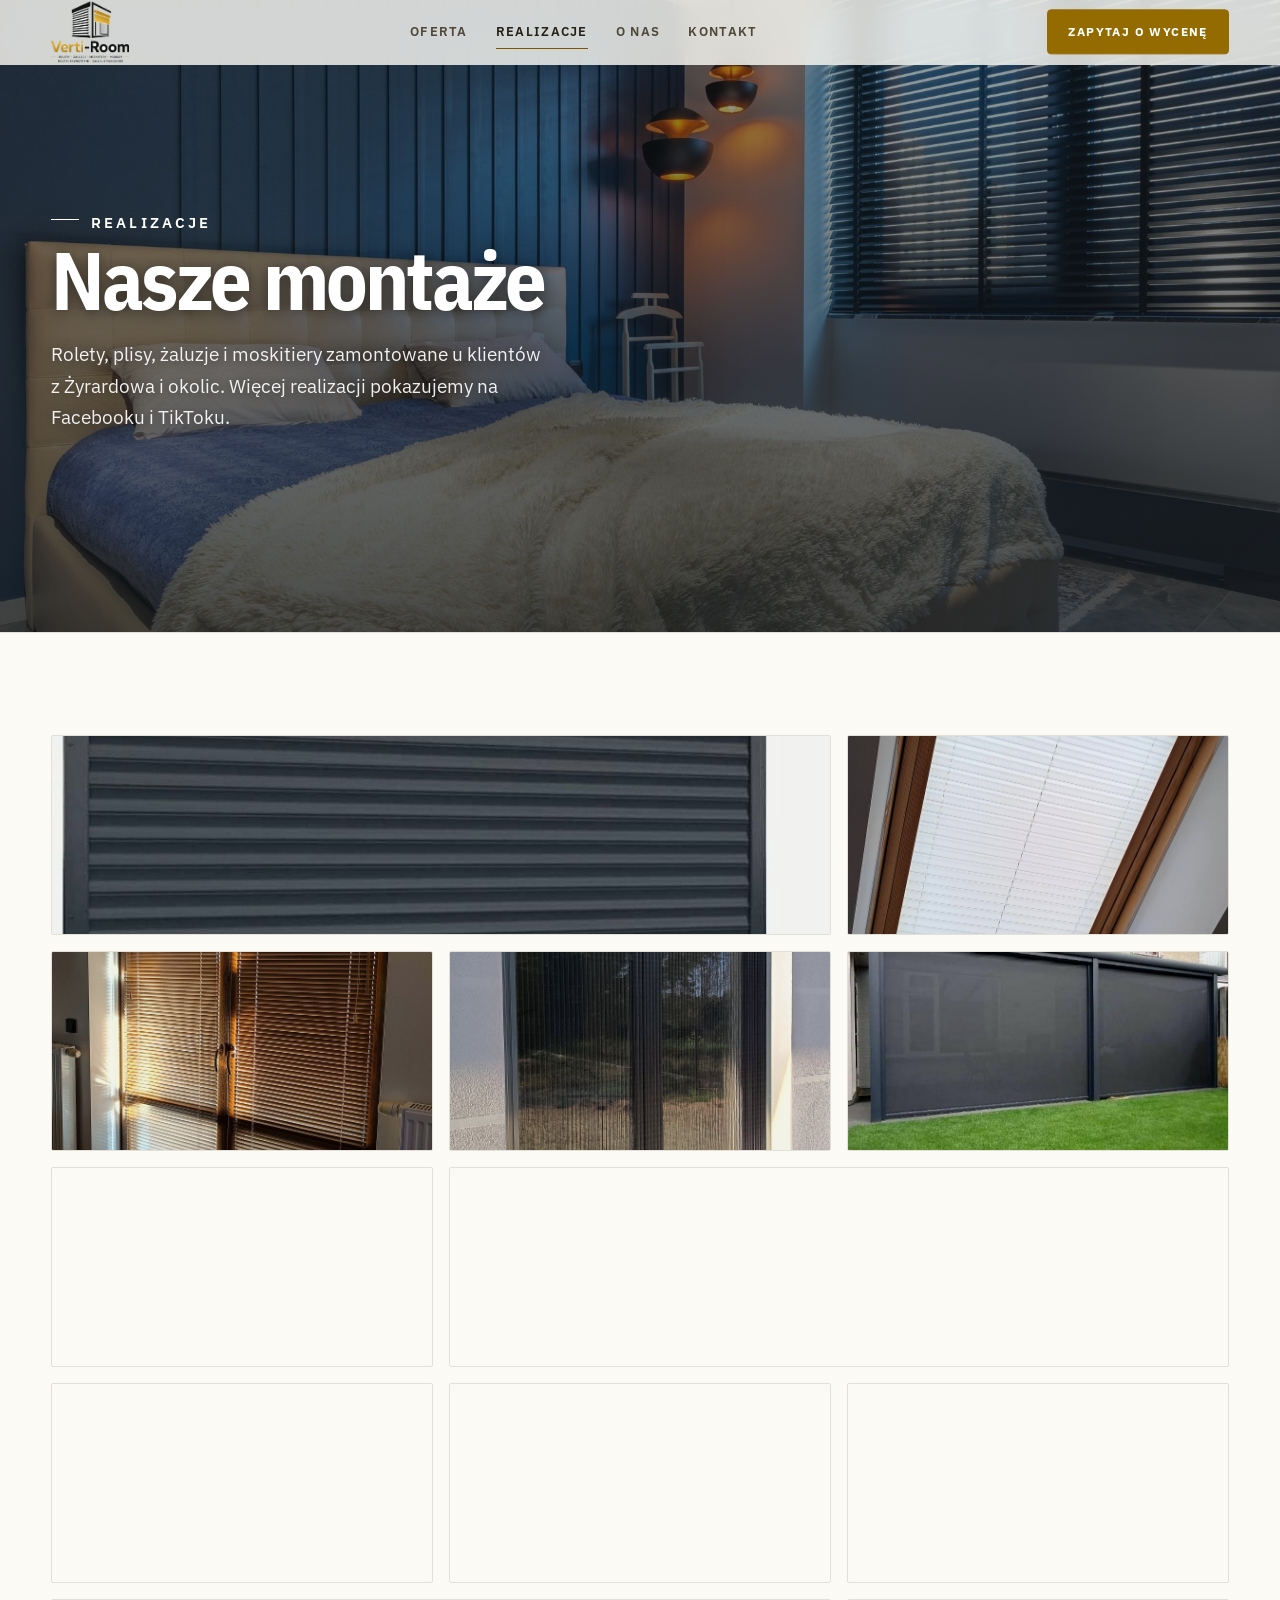
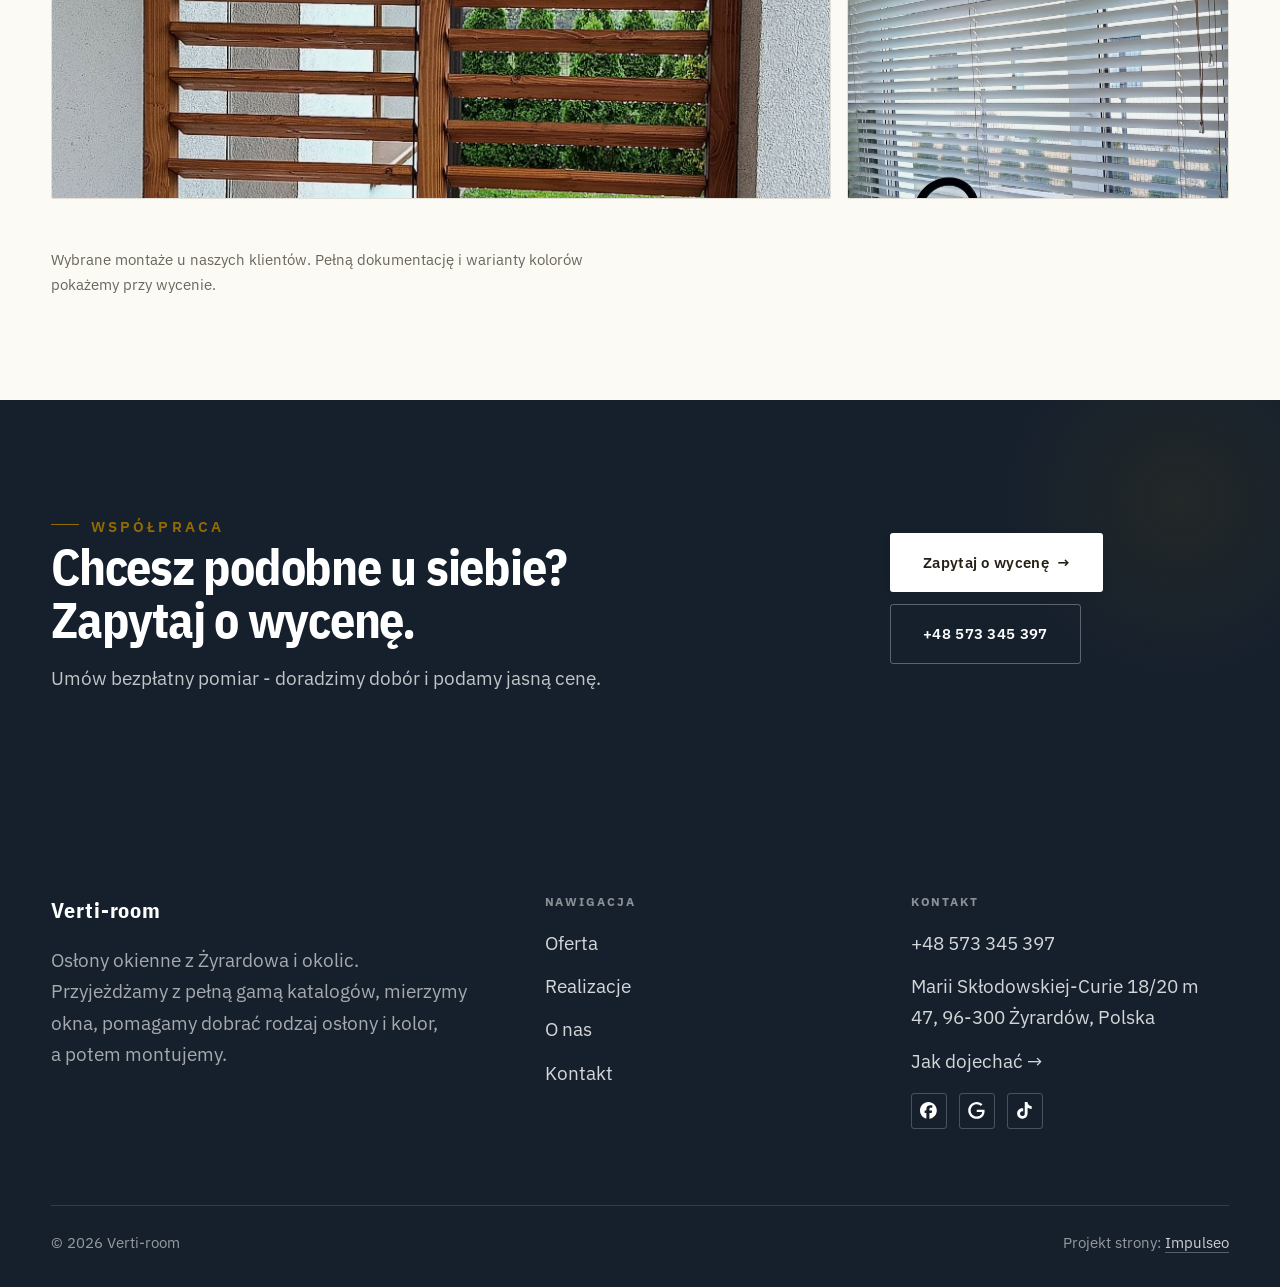
<file: realizacje.html>
<!DOCTYPE html>
<html lang="pl">
<head>
<meta charset="UTF-8">
<meta name="viewport" content="width=device-width, initial-scale=1.0">
<title>Realizacje - Verti-room</title>
<meta name="description" content="Realizacje Verti-room: Roleta zewnętrzna aluminiowa, Plisa na oknie dachowym, Żaluzje drewniane na drzwiach balkonowych, Osłona na drzwi tarasowe, Rolety Screen Zip na tarasie">
<link rel="canonical" href="https://kris20032.github.io/verti-room/realizacje.html">
<meta name="robots" content="noindex, nofollow">
<meta property="og:type" content="website">
<meta property="og:locale" content="pl_PL">
<meta property="og:site_name" content="Verti-room">
<meta property="og:title" content="Realizacje - Verti-room">
<meta property="og:description" content="Realizacje Verti-room: Roleta zewnętrzna aluminiowa, Plisa na oknie dachowym, Żaluzje drewniane na drzwiach balkonowych, Osłona na drzwi tarasowe, Rolety Screen Zip na tarasie">
<meta property="og:url" content="https://kris20032.github.io/verti-room/realizacje.html">
<meta property="og:image" content="https://kris20032.github.io/verti-room/img/og.jpg">
<meta property="og:image:width" content="1200">
<meta property="og:image:height" content="630">
<meta name="twitter:card" content="summary_large_image">
<link rel="preconnect" href="https://fonts.googleapis.com">
<link rel="preconnect" href="https://fonts.gstatic.com" crossorigin>
<link href="https://fonts.googleapis.com/css2?family=IBM+Plex+Sans+Condensed:wght@500;600;700&family=IBM+Plex+Sans:wght@400;500;600&display=swap" rel="stylesheet">
<link rel="stylesheet" href="assets/styles.css?v=03900575">
</head>
<body>

<header class="nav">
  <div class="wrap nav-inner">
    <a class="brand brand-has-logo" href="index.html"><img class="brand-logo" src="img/logo.png" alt="Verti-room" width="716" height="591" decoding="async"></a>
    <nav class="nav-links">
      <a href="oferta.html">Oferta</a>
      <a href="realizacje.html" class="active" aria-current="page">Realizacje</a>
      <a href="o-nas.html">O nas</a>
      <a href="kontakt.html">Kontakt</a>
      <a href="kontakt.html" class="btn btn-accent">Zapytaj o wycenę</a>
    </nav>
    <button class="nav-toggle" aria-label="Menu"><span></span><span></span><span></span></button>
  </div>
</header>

<main>
<section class="pagehead">
  <img src="img/ph1.jpg" alt="Verti-room - Nasze montaże">
  <div class="wrap">
    <span class="eyebrow">Realizacje</span>
    <h1>Nasze montaże</h1>
    <p>Rolety, plisy, żaluzje i moskitiery zamontowane u klientów z Żyrardowa i okolic. Więcej realizacji pokazujemy na Facebooku i TikToku.</p>
  </div>
</section>
<section>
  <div class="wrap">
    <div class="gallery">
      <div class="tile t-two3 reveal"><img src="img/g1.jpg" alt="Verti-room" loading="lazy" width="1080" height="1326" decoding="async"></div>
      <div class="tile t-third reveal"><img src="img/g2.jpg" alt="Verti-room" loading="lazy" width="1600" height="2843" decoding="async"></div>
      <div class="tile t-third reveal"><img src="img/g3.jpg" alt="Verti-room" loading="lazy" width="1600" height="2843" decoding="async"></div>
      <div class="tile t-third reveal"><img src="img/g4.jpg" alt="Verti-room" loading="lazy" width="1600" height="2843" decoding="async"></div>
      <div class="tile t-third reveal"><img src="img/g5.jpg" alt="Verti-room" loading="lazy" width="1080" height="724" decoding="async"></div>
      <div class="tile t-third reveal"><img src="img/g6.jpg" alt="Verti-room" loading="lazy" width="1040" height="490" decoding="async"></div>
      <div class="tile t-two3 reveal"><img src="img/g7.jpg" alt="Verti-room" loading="lazy" width="1428" height="2716" decoding="async"></div>
      <div class="tile t-third reveal"><img src="img/g8.jpg" alt="Verti-room" loading="lazy" width="1416" height="2710" decoding="async"></div>
      <div class="tile t-third reveal"><img src="img/g9.jpg" alt="Verti-room" loading="lazy" width="1600" height="3571" decoding="async"></div>
      <div class="tile t-third reveal"><img src="img/g10.jpg" alt="Verti-room" loading="lazy" width="1478" height="2744" decoding="async"></div>
      <div class="tile t-two3 reveal"><img src="img/g11.jpg" alt="Verti-room" loading="lazy" width="1600" height="3571" decoding="async"></div>
      <div class="tile t-third reveal"><img src="img/g12.jpg" alt="Verti-room" loading="lazy" width="1392" height="2696" decoding="async"></div>
    </div>
    <p class="muted reveal" style="margin-top:var(--space-7);font-size:var(--text-sm);max-width:62ch">Wybrane montaże u naszych klientów. Pełną dokumentację i warianty kolorów pokażemy przy wycenie.</p>
  </div>
</section>
<section class="cta">
  <div class="wrap">
    <div class="reveal">
      <span class="eyebrow">Współpraca</span>
      <h2>Chcesz podobne u siebie? Zapytaj o wycenę.</h2>
      <p>Umów bezpłatny pomiar - doradzimy dobór i podamy jasną cenę.</p>
    </div>
    <div class="cta-actions reveal">
      <a href="kontakt.html" class="btn btn-light">Zapytaj o wycenę <span class="arr">→</span></a>
      <a href="tel:+48573345397" class="btn btn-ghost btn-ghost-cta">+48 573 345 397</a>
    </div>
  </div>
</section>
</main>

<footer>
  <div class="wrap">
    <div class="foot-grid">
      <div class="foot-brand">
        <div class="name">Verti-room</div>
        <p>Osłony okienne z Żyrardowa i okolic. Przyjeżdżamy z pełną gamą katalogów, mierzymy okna, pomagamy dobrać rodzaj osłony i kolor, a potem montujemy.</p>
      </div>
      <div class="foot-col">
        <h4>Nawigacja</h4>
        <a href="oferta.html">Oferta</a>
        <a href="realizacje.html">Realizacje</a>
        <a href="o-nas.html">O nas</a>
        <a href="kontakt.html">Kontakt</a>
      </div>
      <div class="foot-col">
        <h4>Kontakt</h4>
        <a href="tel:+48573345397">+48 573 345 397</a>
        <p>Marii Skłodowskiej-Curie 18/20 m 47, 96-300 Żyrardów, Polska</p>
        <a href="https://maps.google.com/?cid=5969686116237722013&g_mp=Cidnb29nbGUubWFwcy5wbGFjZXMudjEuUGxhY2VzLlNlYXJjaFRleHQQAhgEIAA" target="_blank" rel="noopener">Jak dojechać →</a>
      <div class="foot-soc">
        <a class="soc" href="https://www.facebook.com/p/Verti-Room-Rolety-100057467147195/" target="_blank" rel="noopener" aria-label="Facebook - Verti-room"><svg viewBox="0 0 24 24" aria-hidden="true" focusable="false"><path d="M9.101 23.691v-7.98H6.627v-3.667h2.474v-1.58c0-4.085 1.848-5.978 5.858-5.978.401 0 .955.042 1.468.103a8.68 8.68 0 0 1 1.141.195v3.325a8.623 8.623 0 0 0-.653-.036 26.805 26.805 0 0 0-.733-.009c-.707 0-1.259.096-1.675.309a1.686 1.686 0 0 0-.679.622c-.258.42-.374.995-.374 1.752v1.297h3.919l-.386 2.103-.287 1.564h-3.246v8.245C19.396 23.238 24 18.179 24 12.044c0-6.627-5.373-12-12-12s-12 5.373-12 12c0 5.628 3.874 10.35 9.101 11.647Z" fill="currentColor"/></svg></a>
        <a class="soc" href="https://maps.google.com/?cid=5969686116237722013&g_mp=Cidnb29nbGUubWFwcy5wbGFjZXMudjEuUGxhY2VzLlNlYXJjaFRleHQQAhgEIAA" target="_blank" rel="noopener" aria-label="Google - Verti-room"><svg viewBox="0 0 24 24" aria-hidden="true" focusable="false"><path d="M12.48 10.92v3.28h7.84c-.24 1.84-.853 3.187-1.787 4.133-1.147 1.147-2.933 2.4-6.053 2.4-4.827 0-8.6-3.893-8.6-8.72s3.773-8.72 8.6-8.72c2.6 0 4.507 1.027 5.907 2.347l2.307-2.307C18.747 1.44 16.133 0 12.48 0 5.867 0 .307 5.387.307 12s5.56 12 12.173 12c3.573 0 6.267-1.173 8.373-3.36 2.16-2.16 2.84-5.213 2.84-7.667 0-.76-.053-1.467-.173-2.053H12.48z" fill="currentColor"/></svg></a>
        <a class="soc" href="https://www.tiktok.com/@vertiroom.rolety" target="_blank" rel="noopener" aria-label="TikTok - Verti-room"><svg viewBox="0 0 24 24" aria-hidden="true" focusable="false"><path d="M12.525.02c1.31-.02 2.61-.01 3.91-.02.08 1.53.63 3.09 1.75 4.17 1.12 1.11 2.7 1.62 4.24 1.79v4.03c-1.44-.05-2.89-.35-4.2-.97-.57-.26-1.1-.59-1.62-.93-.01 2.92.01 5.84-.02 8.75-.08 1.4-.54 2.79-1.35 3.94-1.31 1.92-3.58 3.17-5.91 3.21-1.43.08-2.86-.31-4.08-1.03-2.02-1.19-3.44-3.37-3.65-5.71-.02-.5-.03-1-.01-1.49.18-1.9 1.12-3.72 2.58-4.96 1.66-1.44 3.98-2.13 6.15-1.72.02 1.48-.04 2.96-.04 4.44-.99-.32-2.15-.23-3.02.37-.63.41-1.11 1.04-1.36 1.75-.21.51-.15 1.07-.14 1.61.24 1.64 1.82 3.02 3.5 2.87 1.12-.01 2.19-.66 2.77-1.61.19-.33.4-.67.41-1.06.1-1.79.06-3.57.07-5.36.01-4.03-.01-8.05.02-12.07z" fill="currentColor"/></svg></a>
      </div>
      </div>
    </div>
    <div class="foot-bot">
      <span>© 2026 Verti-room</span>
      <span>Projekt strony: <a class="foot-credit" href="https://impulseo.pl" target="_blank" rel="noopener">Impulseo</a></span>
    </div>
  </div>
</footer>
<div class="sticky-reserve"><a class="sr-book" href="kontakt.html">Zapytaj o wycenę</a><a class="sr-call" href="tel:+48573345397" aria-label="Zadzwoń"><svg class="ico-tel" width="16" height="16" viewBox="0 0 24 24" fill="none" aria-hidden="true"><path d="M6.6 10.8a15.5 15.5 0 0 0 6.6 6.6l2.2-2.2a1 1 0 0 1 1-.24 11.4 11.4 0 0 0 3.6.58 1 1 0 0 1 1 1V20a1 1 0 0 1-1 1A17 17 0 0 1 3 4a1 1 0 0 1 1-1h3.5a1 1 0 0 1 1 1c0 1.25.2 2.46.58 3.6a1 1 0 0 1-.25 1l-2.23 2.2Z" fill="currentColor"/></svg></a></div>
<div class="demo-wazne" data-do="2026-11-02" data-cykl="3" hidden><svg class="dw-ico" width="13" height="13" viewBox="0 0 24 24" fill="none" aria-hidden="true"><circle cx="12" cy="12" r="8.6" stroke="currentColor" stroke-width="1.8"/><path d="M12 7.2V12l3.3 2" stroke="currentColor" stroke-width="1.8" stroke-linecap="round"/></svg><span class="dw-txt"></span></div>

<script src="assets/main.js"></script>
</body>
</html>
</file>
<file: assets/styles.css>
/* ============================================================
   STOLBASZ — premium, architektoniczny B2B fit-out
   Jasna paleta, zero brązu. System wg premium-web-craft.
   Projekt strony: Impulseo (impulseo.pl)
   ============================================================ */

:root{
  /* PALETA — jasna, architektoniczna, chłodna */
  --paper:#F4F7FA;          /* główne tło */
  --paper-2:#E7EDF3;        /* sekcje alternatywne (chłodny jasny szary) */
  --paper-3:#E7EDF3;        /* delikatne wypełnienia */
  --ink:#16202C;            /* tekst główny — chłodny grafit */
  --ink-soft:#3A4654;       /* nagłówki drugorzędne */
  --muted:#5C6672;          /* tekst poboczny */
  --line:rgba(22,32,44,.12);/* hairline */
  --accent:#235E96;         /* stonowany petrol-slate — jedyny akcent */
  --accent-d:#1A4A78;
  --accent-soft:rgba(35,94,150,.10);
  --dark:#16202C;           /* sekcje ciemne (stopka/CTA) */

  /* HOVER ZDJĘĆ — JEDEN standard dla całego silnika (decyzja K. 04.08.2026, artefakt z wariantami).
     AKTUALNE (K.+Szymon 09.08.2026, wybór z artefaktu 6 wariantów): zoom 1.05 przy 1.4s -
     przy tak długim czasie mocniejszy kadr NIE skacze, tylko „oddycha". Poprzedni standard
     (1.02 / .55s z 04.08) odbierany jako dynamiczny i szybki.
     Spoczynek lekko przygaszony, ale TYLKO tam, gdzie jest mysz (@media hover:hover) —
     na telefonie zdjęcia zostają w pełnej jasności. */
  --img-zoom:1.05;                   /* K.+Szymon 09.08: wariant F z artefaktu porównawczego */
  --img-rest:brightness(.95) saturate(.99);
  --img-hot:brightness(1.06) saturate(1.05);
  --img-dur:1.4s;                    /* K.+Szymon 09.08 (wariant F): powoli = elegancko */
  --img-ease:cubic-bezier(.16,.84,.44,1);  /* miękki ogon, efekt „oddychania" */

  /* ODSTĘPY — skala 4/8 */
  --space-1:4px; --space-2:8px; --space-3:12px; --space-4:16px; --space-5:24px;
  --space-6:32px; --space-7:48px; --space-8:64px; --space-9:96px; --space-10:128px;

  /* TYPOGRAFIA — fluid clamp() (skala podbita 16.07.2026: większe, czytelniejsze litery — uwaga Adama) */
  --text-sm:clamp(.9rem,.87rem + .12vw,1rem);
  --text-base:clamp(1.08rem,1.04rem + .18vw,1.2rem);
  --text-lg:clamp(1.24rem,1.15rem + .34vw,1.44rem);
  --text-h3:clamp(1.34rem,1.22rem + .55vw,1.66rem);
  --text-h2:clamp(2.1rem,1.66rem + 2.1vw,3.1rem);
  --text-h1:clamp(2.9rem,2.1rem + 4vw,5.1rem);

  /* PROMIENIE — architektoniczne, raczej ostre */
  --r-sm:3px; --r-md:6px; --r-lg:10px;

  /* RUCH */
  --ease:cubic-bezier(.25,.46,.45,.94); --dur:.24s;

  /* CIENIE — miękkie, warstwowe */
  --sh-sm:0 1px 2px rgba(16,24,32,.04), 0 2px 8px rgba(16,24,32,.05);
  --sh-md:0 2px 6px rgba(16,24,32,.05), 0 12px 28px -8px rgba(16,24,32,.12);
  --sh-lg:0 6px 14px rgba(16,24,32,.07), 0 26px 56px -18px rgba(16,24,32,.22);

  --hairline:1px solid var(--line);

  --font-display:'IBM Plex Sans Condensed','IBM Plex Sans',sans-serif;
  --font-body:'IBM Plex Sans',sans-serif;
}

*{box-sizing:border-box;margin:0;padding:0}
html{scroll-behavior:smooth}
body{
  font-family:var(--font-body);
  font-size:var(--text-base);
  line-height:1.65;
  color:var(--ink);
  background:var(--paper);
  -webkit-font-smoothing:antialiased;
  text-rendering:optimizeLegibility;
}
img{max-width:100%;height:auto;display:block}  /* height:auto = width/height z atrybutów trzyma proporcje (TOP#12) */
a{color:inherit;text-decoration:none}

.wrap{width:min(92%,1180px);margin-inline:auto}
section{padding-block:clamp(52px,6.5vw,96px)}

h1,h2,h3{font-family:var(--font-display);font-weight:700;line-height:1.08;letter-spacing:-.02em;color:var(--ink)}
h1{font-size:var(--text-h1);letter-spacing:-.035em}
h2{font-size:var(--text-h2);letter-spacing:-.025em}
h3{font-size:var(--text-h3)}
/* MIARA — długość wiersza. WCAG 2.2 SC 1.4.8: max 80 znaków; Butterick: 45–90.
   68ch daje realnie 72–78 znaków polskiego tekstu, czyli z zapasem pod granicą.
   Wcześniej limit miał TYLKO <p> — <li>, <blockquote> i <dd> nie miały żadnego,
   i to jedyny powód, dla którego 23 bloki na dwóch oddanych stronach jadą po
   83–106 znaków w wierszu (pomiar 07.08.2026, bramka `miara`).
   ⚠️ Listy i definicje ograniczamy TYLKO bez klasy: `ul`/`ol` z klasą to u nas
   układ (siatki kafli, menu), a nie tekst ciągły — tam miarę wyznacza układ. */
/* 60ch, nie 68ch (K. 10.08): po zmianie fontów na węższe kroje (DM Sans i spółka)
   w 68ch mieściło się ~90 znaków - bramka pikselowa słusznie zgłaszała przekroczenie
   granicy 80. Pomiar na żywej przeglądarce: 60ch = 90 znaków, 53ch = ~78 znaków, czyli normę WCAG 1.4.8. */
:root{ --miara:53ch }
p{max-width:min(100%,var(--miara))}
blockquote,
ul:not([class])>li, ol:not([class])>li,
dl:not([class])>dd{max-width:min(100%,var(--miara))}

/* ⚠️ Świadomie BEZ wyjątku `.tile p,.card p,.svc p{max-width:none}`, choć nasuwa się sam:
   te akapity BYŁY już ograniczone (stare `p{max-width:65ch}`), więc „wyjątek" nie odblokowałby
   niczego nowego — tylko ROZLUŹNIŁ stan sprzed zmiany na wszystkich demach naraz.
   `figcaption` żadna z reguł wyżej nie dotyczy, więc też nie potrzebuje zwolnienia. */

/* ŁAMANIE. `balance` wyrównuje długości wierszy w nagłówku, `pretty` pilnuje ostatniego
   wiersza akapitu, żeby nie został w nim jeden wyraz. Obsługiwane od Chrome 117 /
   Safari 17.5; starsze przeglądarki po prostu ignorują tę własność.
   `text-wrap:pretty` nie występowało dotąd ANI RAZ w silniku ani w repo klientów. */
h1,h2,h3,.lead,.lede{text-wrap:balance}
p,li,blockquote,dd{text-wrap:pretty}

.eyebrow{
  font-family:var(--font-body);
  font-size:var(--text-sm);
  font-weight:600;
  letter-spacing:.18em;
  text-transform:uppercase;
  color:var(--accent);
  display:inline-flex;align-items:center;gap:var(--space-3);
}
/* flex:none + margin-top = kreska trzyma się PIERWSZEJ linii. Wcześniej align-items:center
   centrowało ją względem całego bloku i przy zawinięciu (długi kicker typu
   „…WNĘTRZ · LESZNO · OD 2019") druga linia lądowała z brzydkim wcięciem. */
.eyebrow{align-items:flex-start}
.eyebrow>*,.eyebrow{text-wrap:balance}   /* dlugi kicker lamal sie na sierote typu samo „2019" w drugiej linii */
.eyebrow::before{content:"";width:28px;height:1px;background:var(--accent);display:inline-block;flex:none;margin-top:.62em}

.muted{color:var(--muted)}
.lead{font-size:var(--text-lg);line-height:1.55;color:var(--ink-soft);max-width:50ch}

/* ---------- BUTTONS ---------- */
.btn{
  display:inline-flex;align-items:center;gap:var(--space-2);
  font-weight:600;font-size:var(--text-sm);letter-spacing:.02em;
  padding:var(--space-4) var(--space-6);
  border-radius:var(--r-sm);
  transition:transform var(--dur) var(--ease),box-shadow var(--dur) var(--ease),background var(--dur) var(--ease);
  cursor:pointer;border:1px solid transparent;
}
.btn-accent{background:var(--accent);color:#fff;box-shadow:var(--sh-sm)}
.btn-accent:hover{background:var(--accent-d);transform:translateY(-2px);box-shadow:var(--sh-md)}
.btn-accent:active{transform:translateY(0);box-shadow:var(--sh-sm)}
.btn-ghost{background:transparent;color:var(--ink);border-color:var(--line)}
.btn-ghost:hover{border-color:var(--accent);color:var(--accent);transform:translateY(-2px)}
.btn-light{background:#fff;color:var(--ink);box-shadow:var(--sh-sm)}
.btn-light:hover{transform:translateY(-2px);box-shadow:var(--sh-md)}
.btn .arr{transition:transform var(--dur) var(--ease)}
.btn:hover .arr{transform:translateX(4px)}

/* ---------- NAV ---------- */
.nav{
  position:sticky;top:0;z-index:50;
  background:color-mix(in srgb,var(--paper) 88%,transparent);
  backdrop-filter:saturate(140%) blur(10px);
  border-bottom:var(--hairline);
}
.nav-inner{display:flex;align-items:center;justify-content:space-between;gap:var(--space-5);height:72px}
/* ANTY-NACHODZENIE (K. 05.08.2026): długa nazwa firmy + przycisk z pełnym numerem nie mieściły się w pasku
   i flex ściskał linki PONIŻEJ ich treści - "Kontakt" wchodził na ramkę "Zadzwoń +48 ...". Teraz ustępuje
   nazwa marki (skrót wielokropkiem), a menu i przycisk nigdy się nie kurczą ani nie zachodzą na siebie. */
.brand{display:flex;flex-direction:column;line-height:1;min-width:0;flex:0 1 auto}
.brand .name{font-family:var(--font-display);font-weight:800;font-size:1.35rem;letter-spacing:.04em;white-space:nowrap;overflow:hidden;text-overflow:ellipsis}
.brand .sub{font-size:.62rem;letter-spacing:.34em;text-transform:uppercase;color:var(--muted);margin-top:5px;white-space:nowrap;overflow:hidden;text-overflow:ellipsis}
.nav-links{display:flex;align-items:center;gap:var(--space-6);flex:0 0 auto}
.nav-links a{font-size:var(--text-sm);font-weight:500;color:var(--ink-soft);position:relative;padding-block:4px;white-space:nowrap;transition:color var(--dur) var(--ease)}
.nav-links a::after{content:"";position:absolute;left:0;bottom:0;width:0;height:1.5px;background:var(--accent);transition:width var(--dur) var(--ease)}
.nav-links a:hover,.nav-links a.active{color:var(--ink)}
.nav-links a:hover::after,.nav-links a.active::after{width:100%}
.nav-links .btn{padding:var(--space-2) var(--space-5)}
/* przyciski w nav: właściwy kolor (przebij .nav-links a) + bez podkreślenia */
.nav-links a.btn-accent{color:#fff}
.nav-links a.btn-ghost,.nav-links a.btn-light{color:var(--ink)}
/* CTA w pasku: NIE podkreślenie spod linków menu, ale ten sam przelatujący błysk,
   co na wszystkich innych przyciskach (zgłoszenie K. 13.08.2026 - „na hero jest efekt
   światła przechodzącego przez przycisk, na navbarze go nie ma, a mają być identyczne").
   Reguła `.nav-links a::after` jest silniejsza od `.btn::after`, więc trzeba jej
   geometrię wyzerować i wpisać połysk z nazwy - samo `display:none` gasiło efekt. */
.nav-links a.btn::after{
  display:block;content:"";position:absolute;inset:0;z-index:-1;pointer-events:none;
  width:auto;height:auto;border-radius:inherit;   /* kasuje geometrię podkreślenia (width:0;height:1.5px) */
  background:linear-gradient(100deg,transparent 32%,rgba(255,255,255,.20) 50%,transparent 68%);
  translate:-120% 0}
@media (prefers-reduced-motion:no-preference){
  .nav-links a.btn:hover::after{translate:120% 0;transition:translate .75s var(--mt-ease,cubic-bezier(.16,.84,.44,1))}
}
.nav-toggle{display:none;background:none;border:none;cursor:pointer;flex-direction:column;gap:5px;padding:8px}
.nav-toggle span{width:24px;height:2px;background:var(--ink);transition:var(--dur)}
/* Ciasny zakres MIĘDZY menu mobilnym a pełnym pulpitem: zbijamy odstępy i nazwę marki,
   żeby wszystko zmieściło się naturalnie, zanim w ogóle dojdzie do skracania wielokropkiem. */
@media(max-width:1280px) and (min-width:921px){
  .nav-links{gap:var(--space-4)}
  .nav-links .btn{padding:var(--space-2) var(--space-4)}
  .brand .name{font-size:1.15rem}
}

/* ---------- HERO (split) ---------- */
.hero{position:relative;overflow:hidden;border-bottom:var(--hairline)}
.hero-grid{display:grid;grid-template-columns:1.05fr .95fr;gap:clamp(24px,4vw,60px);align-items:center;
  padding-block:clamp(36px,4.5vw,64px)}
.hero-copy .eyebrow{margin-bottom:var(--space-5)}
.hero-copy h1{margin-bottom:var(--space-5)}
.hero-copy .lead{margin-bottom:var(--space-7)}
.hero-actions{display:flex;flex-wrap:wrap;gap:var(--space-4)}
.hero-art{position:relative;aspect-ratio:4/3;border-radius:var(--r-lg);overflow:hidden;box-shadow:var(--sh-lg)}
.hero-art img{width:100%;height:100%;object-fit:cover}
.hero-art::after{content:"";position:absolute;inset:0;background:linear-gradient(180deg,transparent 55%,rgba(18,24,28,.28))}
.hero-badge{position:absolute;left:var(--space-5);bottom:var(--space-5);z-index:2;
  background:rgba(252,252,251,.94);backdrop-filter:blur(4px);
  border-radius:var(--r-md);padding:var(--space-4) var(--space-5);box-shadow:var(--sh-md);max-width:78%}
.hero-badge strong{display:block;font-family:var(--font-display);font-size:1rem;letter-spacing:-.01em}
.hero-badge span{font-size:var(--text-sm);color:var(--muted)}

/* ---------- HERO duży / kinowy (strona główna) ---------- */
.hero-cine{position:relative;min-height:clamp(560px,82vh,840px);min-height:clamp(560px,82svh,840px);display:flex;align-items:center;overflow:hidden;border-bottom:var(--hairline)}
.hero-cine>img{position:absolute;inset:0;width:100%;height:100%;object-fit:cover;z-index:0}
.hero-cine::after{content:"";position:absolute;inset:0;z-index:1;
  background:linear-gradient(95deg,rgba(13,18,23,.86) 0%,rgba(13,18,23,.64) 32%,rgba(13,18,23,.24) 62%,rgba(13,18,23,.04) 100%)}
.hero-cine .wrap{position:relative;z-index:2;padding-block:var(--space-8)}
.hero-cine .hero-copy{max-width:660px}
.hero-cine .eyebrow{color:#fff;margin-bottom:var(--space-5)}
.hero-cine .eyebrow::before{background:#fff}
.hero-cine h1{color:#fff;margin-bottom:var(--space-5);font-size:clamp(2.9rem,2rem + 4.4vw,5.2rem);text-wrap:balance}
.hero-cine .lead{color:rgba(255,255,255,.92);max-width:48ch;margin-bottom:var(--space-7)}
.hero-cine .hero-actions{display:flex;flex-wrap:wrap;gap:var(--space-4)}
/* NISKIE OKNO (laptop z dokiem i paskami przeglądarki ma ~700-780 px wysokości widoku):
   H1 do 5.2rem + długi lead nie mieściły się i przyciski wypadały POD krawędź ekranu -
   klient widział stronę bez ani jednego CTA. Skalujemy w dół, zamiast przycinać treść. */
@media(min-width:821px) and (max-height:820px){
  .hero-cine{min-height:clamp(520px,94svh,780px)}
  .hero-cine .wrap{padding-block:var(--space-6)}
  .hero-cine h1{font-size:clamp(2.2rem,1.5rem + 2.6vw,3.6rem);margin-bottom:var(--space-4)}
  .hero-cine .eyebrow{margin-bottom:var(--space-4)}
  .hero-cine .lead{margin-bottom:var(--space-5);max-width:44ch}
}
@media(max-width:680px){
  .hero-cine{min-height:clamp(520px,76vh,640px);min-height:clamp(520px,76svh,640px);align-items:flex-end}
  .hero-cine::after{background:linear-gradient(0deg,rgba(13,18,23,.9) 6%,rgba(13,18,23,.45) 55%,rgba(13,18,23,.25) 100%)}
  .hero-cine .wrap{padding-bottom:var(--space-9)}
  /* TELEFON (~90% oglądających): lead potrafił zająć 8 linii i zepchnąć CTA poza pierwszy ekran.
     Zwężamy interlinię i skalę - treści nie ucinamy, bo to ona sprzedaje. */
  .hero-cine .lead{font-size:.98rem;line-height:1.5;margin-bottom:var(--space-5)}
  .hero-cine .eyebrow{font-size:.72rem;letter-spacing:.13em;margin-bottom:var(--space-4)}
  .hero-cine .eyebrow::before{width:20px}
  .hero-cine h1{margin-bottom:var(--space-4)}
}

/* full-bleed hero variant (podstrony) */
.pagehead{position:relative;min-height:46vh;min-height:46svh;display:flex;align-items:flex-end;overflow:hidden;border-bottom:var(--hairline)}
.pagehead img{position:absolute;inset:0;width:100%;height:100%;object-fit:cover}
/* 10.08.2026 (decyzja K.): mocniejsze przyciemnienie + cień pod tekstem. Bramka mierzyła na
   nagłówkach podstron 3,38-3,43:1 przy wymaganych 4,5 — jasne zdjęcie (hala, śnieg, niebo)
   podchodziło pod biały tekst. Zdjęcia klientów są różne, więc kontrast musi dawać WARSTWA,
   a nie szczęśliwy dobór kadru. */
.pagehead::after{content:"";position:absolute;inset:0;background:linear-gradient(180deg,rgba(18,24,28,.40),rgba(18,24,28,.76))}
.pagehead .wrap{position:relative;z-index:2;padding-block:var(--space-9);color:#fff}
.pagehead h1{color:#fff;max-width:18ch;text-shadow:0 2px 16px rgba(0,0,0,.55)}
.pagehead .eyebrow{color:#fff}
.pagehead .eyebrow::before{background:#fff}
.pagehead p{color:rgba(255,255,255,.92);margin-top:var(--space-4);max-width:54ch;text-shadow:0 1px 12px rgba(0,0,0,.5)}

/* ---------- STRIP (pasek skrótów / liczby) ---------- */
.strip{background:var(--dark);color:#fff}
/* PASEK HASEŁ — standard 04.08.2026 (decyzja K.): 5 haseł w JEDNYM rzędzie, tekst WYŚRODKOWANY,
   węższe marginesy boczne niż reszta strony (pasek ma iść szerzej), równe wysokości kolumn. */
.strip .wrap{width:min(96%,1440px);display:grid;grid-template-columns:repeat(5,1fr);
  gap:var(--space-5);padding-block:var(--space-7);align-items:stretch}
.strip .item .k{font-family:var(--font-display);font-size:clamp(1.05rem,.82rem + .85vw,1.55rem);
  font-weight:800;letter-spacing:-.02em;color:#fff;line-height:1.18;text-wrap:balance}
.strip .item .v{font-size:var(--text-sm);color:rgba(255,255,255,.66);margin-top:var(--space-2);line-height:1.4}
.strip .item{border-left:2px solid var(--accent);padding-inline:var(--space-4);
  text-align:center;display:flex;flex-direction:column;justify-content:center}
/* liczba kolumn = liczba haseł, żeby ostatnie nie zostawało samo w drugim rzędzie.
   Klasę n-N nadaje multipage.py; domyślnie (bez klasy) pasek jest 5-kolumnowy. */
.strip.n-2 .wrap{grid-template-columns:repeat(2,1fr)}
.strip.n-3 .wrap{grid-template-columns:repeat(3,1fr)}
.strip.n-4 .wrap{grid-template-columns:repeat(4,1fr);gap:var(--space-6)}
.strip.n-4 .item .k{font-size:clamp(1.3rem,1rem + 1.1vw,2rem)}
.strip.n-6 .wrap{grid-template-columns:repeat(6,1fr);gap:var(--space-4)}
.strip.n-6 .item .k{font-size:clamp(.98rem,.8rem + .7vw,1.35rem)}
/* równe łamanie: zamiast "długa linia + jedno słowo" obie linie zbliżonej długości */
.strip .item .k{text-wrap:balance}

/* ---------- SECTION HEAD ---------- */
.head{max-width:48rem;margin-bottom:var(--space-8)}
.head.center{margin-inline:auto;text-align:center}
.head .eyebrow{margin-bottom:var(--space-4)}
.head h2{margin-bottom:var(--space-4)}
.head p{color:var(--muted);font-size:var(--text-lg);line-height:1.55}
.head.center p{margin-inline:auto}

/* ---------- INTRO SPLIT ---------- */
.split{display:grid;grid-template-columns:.92fr 1.08fr;gap:clamp(28px,5vw,80px);align-items:center}
.split.rev{grid-template-columns:1.08fr .92fr}
.split.rev .split-art{order:-1}
.split-art{position:relative;aspect-ratio:5/4;border-radius:var(--r-lg);overflow:hidden;box-shadow:var(--sh-lg)}
.split-art img{width:100%;height:100%;object-fit:cover}
.split-copy h2{margin-bottom:var(--space-5)}
.split-copy p+p{margin-top:var(--space-4)}
.split-copy .btn{margin-top:var(--space-6)}

/* ---------- SERVICES (zakres) ---------- */
.svc-grid{display:grid;grid-template-columns:repeat(auto-fit,minmax(280px,1fr));gap:var(--space-5)}
.svc{background:#fff;border:var(--hairline);border-radius:var(--r-md);padding:var(--space-7) var(--space-6);
  transition:transform var(--dur) var(--ease),box-shadow var(--dur) var(--ease),border-color var(--dur) var(--ease);
  position:relative;overflow:hidden}
.svc::before{content:"";position:absolute;left:0;top:0;width:3px;height:0;background:var(--accent);transition:height var(--dur) var(--ease)}
.svc:hover{transform:translateY(-4px);box-shadow:var(--sh-md);border-color:transparent}
.svc:hover::before{height:100%}
.svc .ic{font-family:var(--font-display);font-size:.8rem;font-weight:700;letter-spacing:.12em;color:var(--accent);margin-bottom:var(--space-4)}
.svc h3{margin-bottom:var(--space-3);font-size:1.22rem}
.svc p{color:var(--muted);font-size:var(--text-base);line-height:1.6}

/* big detailed service rows */
.svc-row{display:grid;grid-template-columns:.8fr 1.2fr;gap:clamp(20px,4vw,60px);align-items:center;padding-block:var(--space-8)}
.svc-row+.svc-row{border-top:var(--hairline)}
.svc-row.rev{grid-template-columns:1.2fr .8fr}
/* Naprzemienny układ wierszy oferty: co drugi wiersz ma zdjęcie po PRAWEJ.
   Było `order:-1` — martwy kod, bo zdjęcie i tak jest pierwszym dzieckiem w HTML,
   więc wszystkie wiersze wyglądały identycznie (zdjęcie zawsze z lewej), a `rev`
   zmieniało tylko szerokość kolumn. Znalezione 29.07.2026 przy różnicowaniu kierunków
   animacji (pomiar pozycji: art.mid 390/502 przy row.mid 756 — zawsze lewa strona). */
.svc-row.rev .svc-row-art{order:2}
.svc-row-art{aspect-ratio:4/3;border-radius:var(--r-md);overflow:hidden;box-shadow:var(--sh-md)}
.svc-row-art img{width:100%;height:100%;object-fit:cover}
.svc-row h3{font-size:1.5rem;margin-bottom:var(--space-4)}
.svc-row .num{font-family:var(--font-display);font-size:.85rem;font-weight:700;letter-spacing:.14em;color:var(--accent);display:block;margin-bottom:var(--space-3)}
.svc-row ul{list-style:none;margin-top:var(--space-4);display:flex;flex-direction:column;gap:var(--space-2)}
.svc-row li{position:relative;padding-left:var(--space-5);color:var(--muted);font-size:var(--text-base)}
.svc-row li::before{content:"";position:absolute;left:0;top:.62em;width:8px;height:1px;background:var(--accent)}

/* ---------- GALLERY (realizacje) ---------- */
.gallery{display:grid;grid-template-columns:repeat(12,1fr);gap:var(--space-4);grid-auto-rows:200px}
/* GALERIA MASONRY — pionowe zdjęcia (portrety beauty/wellness) bez przycinania: kolumny, height auto */
.gallery-masonry{column-count:3;column-gap:var(--space-4)}
@media(max-width:900px){.gallery-masonry{column-count:2}}
@media(max-width:560px){.gallery-masonry{column-count:1}}
.gallery-masonry .m-tile{break-inside:avoid;margin:0 0 var(--space-4);padding:0;position:relative;overflow:hidden;border-radius:var(--r-md);border:1px solid var(--line)}
.gallery-masonry .m-tile img{width:100%;height:auto;display:block}
.gallery-masonry .m-tile .cap{position:absolute;left:0;right:0;bottom:0;padding:var(--space-4);color:#fff;background:linear-gradient(0deg,rgba(0,0,0,.55),transparent);font-size:var(--text-sm)}
.gallery-masonry .m-tile .cap small{display:block;font-weight:400;opacity:.78;letter-spacing:.04em;text-transform:uppercase;font-size:.66rem;margin-top:3px}
.tile{position:relative;overflow:hidden;border-radius:var(--r-md);box-shadow:var(--sh-sm);
  transition:transform var(--dur) var(--ease),box-shadow var(--dur) var(--ease)}
.tile img{width:100%;height:100%;object-fit:cover;
  transition:transform var(--img-dur) var(--img-ease),filter var(--img-dur) var(--img-ease)}
.tile:hover{box-shadow:var(--sh-md)}
.tile .cap{position:absolute;left:0;right:0;bottom:0;padding:var(--space-5) var(--space-4) var(--space-4);
  /* mocniejszy spad + cien pod tekstem: na JASNYCH zdjeciach klienta (biale fronty, sciany)
     slaby gradient dawal kontrast ~1.5:1 zamiast wymaganych 3.6:1 (bramka wygladu, 10.08.2026) */
  background:linear-gradient(transparent 10%,rgba(18,24,28,.55) 40%,rgba(18,24,28,.88) 68%,rgba(18,24,28,.99));color:#fff;
  text-shadow:0 1px 2px rgba(0,0,0,.85),0 2px 10px rgba(0,0,0,.55);
  font-size:var(--text-sm);font-weight:600;letter-spacing:.01em;
  opacity:0;transform:translateY(8px);transition:var(--dur) var(--ease)}
.tile:hover .cap{opacity:1;transform:translateY(0)}
.tile .cap small{display:block;font-weight:400;opacity:.78;letter-spacing:.04em;text-transform:uppercase;font-size:.66rem;margin-top:3px}
/* bento spans */
.t-wide{grid-column:span 6}
.t-tall{grid-column:span 6;grid-row:span 2}
.t-std{grid-column:span 6}
.t-third{grid-column:span 4}
.t-two3{grid-column:span 8}

/* ---------- TRUST / WIARYGODNOŚĆ ---------- */
.trust{background:var(--paper-2)}
.trust-grid{display:grid;grid-template-columns:repeat(auto-fit,minmax(240px,1fr));gap:var(--space-5);margin-top:var(--space-7)}
.trust-card{background:#fff;border-radius:var(--r-md);padding:var(--space-7) var(--space-6);box-shadow:var(--sh-sm);border-top:3px solid var(--accent)}
.trust-card .big{font-family:var(--font-display);font-size:clamp(1.8rem,1.3rem + 1.6vw,2.6rem);font-weight:800;letter-spacing:-.02em;color:var(--ink);line-height:1}
.trust-card h3{font-size:1.12rem;margin:var(--space-3) 0 var(--space-2)}
.trust-card p{color:var(--muted);font-size:var(--text-base);line-height:1.55}

/* ---------- CTA band ---------- */
.cta{background:var(--dark);color:#fff;position:relative;overflow:hidden}
/* telefon w CTA: na ciemnym tle biały (domyślnie), rodziny z JASNYM tłem CTA
   nadpisują to u siebie - wcześniej kolor siedział w stylu inline i wygrywał z rodziną. */
.cta .btn-ghost-cta{color:#fff;border-color:rgba(255,255,255,.3)}
.cta .wrap{display:grid;grid-template-columns:1.4fr .6fr;gap:var(--space-7);align-items:center;position:relative;z-index:2}
.cta h2{color:#fff;max-width:20ch}
.cta p{color:rgba(255,255,255,.74);margin-top:var(--space-4)}
.cta-actions{display:flex;flex-direction:column;gap:var(--space-3);align-items:flex-start}
.cta::before{content:"";position:absolute;right:-80px;top:-80px;width:360px;height:360px;border-radius:50%;
  background:radial-gradient(circle,var(--accent-soft),transparent 70%)}

/* ---------- CONTACT ---------- */
.contact-grid{display:grid;grid-template-columns:.85fr 1.15fr;gap:clamp(28px,4vw,56px);align-items:start}
.info-list{display:flex;flex-direction:column;gap:var(--space-2)}
.info-row{display:flex;gap:var(--space-4);align-items:flex-start;padding-block:var(--space-4);border-bottom:var(--hairline)}
.info-row .ic{flex:none;width:42px;height:42px;display:grid;place-items:center;border-radius:50%;
  background:var(--accent-soft);color:var(--accent);font-size:1.05rem}
.info-row .lbl{font-size:.72rem;letter-spacing:.14em;text-transform:uppercase;color:var(--muted)}
.info-row .val{font-weight:600;font-size:var(--text-base);margin-top:2px}
.info-row a.val:hover{color:var(--accent)}
.map{border:none;border-radius:var(--r-lg);box-shadow:var(--sh-md);width:100%;height:100%;min-height:380px;filter:grayscale(.2) contrast(1.02)}
.form{background:#fff;border:var(--hairline);border-radius:var(--r-lg);padding:clamp(24px,3vw,40px);box-shadow:var(--sh-sm)}
.form .fld{margin-bottom:var(--space-5)}
.form label{display:block;font-size:var(--text-sm);font-weight:600;margin-bottom:var(--space-2)}
.form input,.form textarea{width:100%;font-family:inherit;font-size:var(--text-base);color:var(--ink);
  padding:var(--space-4);border:var(--hairline);border-radius:var(--r-sm);background:var(--paper);transition:border-color var(--dur)}
.form input:focus,.form textarea:focus{outline:none;border-color:var(--accent);background:#fff}
.form textarea{resize:vertical;min-height:120px}
.form .note{font-size:var(--text-sm);color:var(--muted);margin-top:var(--space-3)}

/* ---------- FOOTER ---------- */
footer{background:var(--dark);color:#fff;padding-block:var(--space-9) var(--space-6)}
.foot-grid{display:grid;grid-template-columns:1.4fr 1fr 1fr;gap:var(--space-7);margin-bottom:var(--space-8)}
.foot-brand .name{font-family:var(--font-display);font-weight:800;font-size:1.4rem;letter-spacing:.04em}
.foot-brand p{color:rgba(255,255,255,.62);margin-top:var(--space-4);font-size:var(--text-base);max-width:38ch}
.foot-col h4{font-size:.74rem;letter-spacing:.16em;text-transform:uppercase;color:rgba(255,255,255,.5);margin-bottom:var(--space-4)}
.foot-col a,.foot-col p{display:block;color:rgba(255,255,255,.82);font-size:var(--text-base);margin-bottom:var(--space-3)}
.foot-col a:hover{color:#fff}
.foot-bot{border-top:1px solid rgba(255,255,255,.12);padding-top:var(--space-5);display:flex;justify-content:space-between;flex-wrap:wrap;gap:var(--space-3);
  font-size:var(--text-sm);color:rgba(255,255,255,.55)}
.foot-bot a:hover{color:#fff}
/* Podpis w stopce = klikalny link do impulseo.pl (31.07.2026). Ma być WIDOCZNIE klikalny,
   ale nie krzyczeć - stąd sam kolor jaśniejszy + delikatne podkreślenie na najeździe. */
.foot-bot a.foot-credit{color:rgba(255,255,255,.78);text-decoration:none;border-bottom:1px solid rgba(255,255,255,.28)}
.foot-bot a.foot-credit:hover{color:#fff;border-bottom-color:#fff}

/* ---------- REVEAL ---------- */
.reveal{opacity:0;transform:translateY(22px);transition:opacity .6s var(--ease),transform .6s var(--ease)}
.reveal.in{opacity:1;transform:none}

/* ---------- RESPONSIVE ---------- */
@media(max-width:920px){
  .hero-grid,.split,.split.rev,.svc-row,.svc-row.rev,.cta .wrap,.contact-grid,.foot-grid{grid-template-columns:1fr}
  .split.rev .split-art,.svc-row.rev .svc-row-art{order:0}
  .hero-art{aspect-ratio:16/10;max-height:420px}
  .strip .wrap,.strip.n-2 .wrap,.strip.n-3 .wrap,.strip.n-4 .wrap,.strip.n-6 .wrap{grid-template-columns:repeat(2,1fr);gap:var(--space-6)}
  .strip .item .k,.strip.n-6 .item .k{font-size:clamp(1.3rem,1.1rem + 1vw,2rem)}
  .gallery{grid-auto-rows:180px}
  .t-wide,.t-tall,.t-std,.t-third,.t-two3{grid-column:span 6}
  .t-tall{grid-row:span 1}
  .cta-actions{flex-direction:row;flex-wrap:wrap}
  .foot-grid{gap:var(--space-6)}
}
@media(max-width:680px){
  .nav-links{position:fixed;inset:72px 0 auto 0;background:var(--paper);flex-direction:column;align-items:stretch;
    gap:0;padding:var(--space-4) 6%;border-bottom:var(--hairline);box-shadow:var(--sh-md);
    transform:translateY(-120%);transition:transform var(--dur) var(--ease)}
  .nav-links.open{transform:translateY(0)}
  .nav-links a{padding-block:var(--space-4);border-bottom:var(--hairline)}
  .nav-links .btn{margin-top:var(--space-3);justify-content:center}
  .nav-toggle{display:flex}
  .strip .wrap,.strip.n-2 .wrap,.strip.n-3 .wrap,.strip.n-4 .wrap,.strip.n-6 .wrap{grid-template-columns:1fr}
  .gallery{grid-template-columns:repeat(6,1fr)}
  .foot-grid{grid-template-columns:1fr}
}
@media(prefers-reduced-motion:reduce){
  /* audyt 09.08 TOP#14: samo skrócenie duration przy animacji INFINITE = stroboskop
     (pętla .01ms miga ekranem); iteration-count:1 gasi pętlę naprawdę. Pseudoelementy
     też - tła hero (gastro/studio) animują ::before/img, blanket na * ich nie łapał. */
  *,*::before,*::after{animation-duration:.01ms!important;animation-iteration-count:1!important;animation-delay:0s!important;transition:none!important}
  .reveal{opacity:1!important;transform:none!important}
  html{scroll-behavior:auto}
}

/* ============================================================
   PREMIUM LAYER — destylat deep-researchu branż (anty-AI, spokój).
   Zmienne STOLBASZ (--accent/--ink/--paper/--line/--dark). Ruch ledwo
   zauważalny, krzywa cubic-bezier(.16,.84,.44,1); prefers-reduced-motion
   pokryte blanketem wyżej. Karty hairline zamiast cieni = #1 sygnał „nie-AI".
   ============================================================ */

/* więcej oddechu między sekcjami (liderzy: 110-130px) */
section{padding-block:clamp(64px,8vw,128px)}

/* 1) Aksamitny reveal — dłuższa, miękka krzywa zamiast „skoku" */
.reveal{transition:opacity .9s cubic-bezier(.16,.84,.44,1),transform .9s cubic-bezier(.16,.84,.44,1);will-change:opacity,transform}
/* stagger TYLKO w galerii (tam pozycja = porządek dzieci) */
.gallery .reveal:nth-child(2){transition-delay:.07s}
.gallery .reveal:nth-child(3){transition-delay:.14s}
.gallery .reveal:nth-child(4){transition-delay:.21s}
.gallery .reveal:nth-child(5){transition-delay:.28s}
.gallery .reveal:nth-child(6){transition-delay:.35s}

/* 2) Hero STATYCZNY na .hero-cine — Ken Burns CAŁKIEM WYŁĄCZONY 26.06 (3. zgłoszenie Szymona).
   GENEZA: animowanie scale na <img> hero z teksturami (cegły/framugi) re-samplinguje obraz
   klatka po klatce → na części ekranów drobne drganie/shimmer = „heroshot się trzęsie".
   translateY usunięto wcześniej, scale-only + will-change/GPU NIE wystarczyły do GWARANCJI gładkości.
   Krzysztof zażądał pewności („make sure, że błąd się nie pojawi") > efekt. Zero animacji = 0% drgania.
   Delikatny zoom zostaje TYLKO w pełnoekranowych hero gastro/studio (hg-bg/hs-bg — tło, inny
   mechanizm, chwalone, nigdy nie zgłaszane). NIE wracać do KB na .hero-cine bez realnego testu
   na sprzęcie klienta — to ryzyko regresji „trzęsienia”. */
/* BEZPIECZNY "wow" na hero = jednorazowy FADE-IN (opacity), nie zoom.
   opacity nie dotyka bitmapy → gładkie na KAŻDYM zdjęciu/ekranie/GPU, zero ryzyka migotania.
   Geometryczny ruch (scale/translate) na .hero-cine jest ZAKAZANY (bramka pilnuje). */
@keyframes heroFade{from{opacity:0}to{opacity:1}}
.hero-cine>img{transform:none;animation:heroFade 1.1s ease-out both}

/* 3) Akcentowy hairline pod nagłówkiem sekcji, który „rysuje się" przy wejściu */
.head h2{position:relative;padding-bottom:18px}
.head h2::after{content:"";position:absolute;left:0;bottom:0;height:1px;width:0;background:var(--accent);transition:width 1s cubic-bezier(.16,.84,.44,1) .15s}
.head.center h2::after{left:50%;transform:translateX(-50%)}
.head.reveal.in h2::after,.head.center.reveal.in h2::after{width:54px}

/* 4) Karty HAIRLINE zamiast cieni/zaokrągleń (najmocniejszy anty-AI detal) */
.svc{background:transparent;border:1px solid var(--line);border-radius:var(--r-sm);box-shadow:none}
.svc:hover{box-shadow:none;border-color:var(--accent);transform:translateY(-3px)}
.trust-card{background:transparent;box-shadow:none;border:1px solid var(--line);border-top:2px solid var(--accent);border-radius:var(--r-sm)}
.tile{box-shadow:none;border-radius:var(--r-sm)}
.tile:hover{box-shadow:none}

/* 5) Sticky-nav kondensuje się po przewinięciu (sygnał dopracowania) */
.nav{transition:box-shadow .4s ease,background .4s ease}
.nav.is-stuck{box-shadow:0 1px 0 var(--line),0 14px 30px -24px rgba(0,0,0,.45)}
.nav-inner{transition:height .35s var(--ease)}
.nav.is-stuck .nav-inner{height:60px}

/* 6) MANIFESTO — pełnoekranowy cytat-bohater (zastępuje generyczne „Dlaczego my") */
.manifesto{background:var(--paper-2);text-align:center}
.manifesto .wrap{max-width:60rem}
.manifesto p{font-family:var(--font-display);font-style:italic;font-size:clamp(1.6rem,1rem + 2.4vw,2.8rem);line-height:1.32;color:var(--ink-soft);margin-inline:auto;max-width:26ch;position:relative;padding-top:var(--space-8)}
.manifesto p::before{content:"";position:absolute;top:0;left:50%;transform:translateX(-50%);width:54px;height:1px;background:var(--accent)}
.manifesto p span{color:var(--accent);font-style:italic}

/* 7) GATEWAYS — 3 duże bramy-zdjęcia (zamiast paska menu usług) */
.gateways{display:grid;grid-template-columns:repeat(3,1fr);gap:var(--space-4)}
.gateway{position:relative;aspect-ratio:3/4;overflow:hidden;border-radius:var(--r-sm);display:block}
.gateway img{width:100%;height:100%;object-fit:cover;
  transition:transform var(--img-dur) var(--img-ease),filter var(--img-dur) var(--img-ease)}
.gateway::after{content:"";position:absolute;inset:0;background:linear-gradient(180deg,transparent 38%,rgba(18,24,28,.74))}
/* ===== HOVER ZDJĘĆ — jedno miejsce dla WSZYSTKICH kafli ze zdjęciem (K. 04.08.2026) ===== */
@media(hover:hover){
  .tile img,.gateway img,.m-tile img{filter:var(--img-rest)}
  .tile:hover img,
  .gateway:hover img,
  .m-tile:hover img{transform:scale(var(--img-zoom));filter:var(--img-hot)}
}
.m-tile img{transition:transform var(--img-dur) var(--img-ease),filter var(--img-dur) var(--img-ease)}
.gateway .g-ttl{position:absolute;left:0;right:0;bottom:0;z-index:2;padding:var(--space-6) var(--space-5);color:#fff;font-family:var(--font-display);font-size:1.45rem;letter-spacing:-.01em;line-height:1.15}
.gateway .g-ttl small{display:block;font-family:var(--font-body);font-size:var(--text-sm);font-weight:400;opacity:.82;letter-spacing:.03em;margin-top:5px}
@media(max-width:760px){.gateways{grid-template-columns:1fr}.gateway{aspect-ratio:16/10}}

/* 8) LOGO klienta w nagłówku (gdy podane --logo) */
/* 52px domyślnie (feedback Bartka 06.07.2026: 40px ginęło, uwaga padła 3x; ~56px sprawdzone na żywym demie anna-borowiec-makeup) */
.brand-logo{height:64px;width:auto;max-width:300px;object-fit:contain;display:block}
.nav.is-stuck .brand-logo{height:52px}
@media(max-width:680px){.brand-logo{height:46px;max-width:210px}}


/* === RWD: nagłówki na wąskich ekranach (dodane 17.07.2026 razem z fixem clamp) ===
   Po przywróceniu działania clamp() dolna granica --text-h1 (2.9rem) rozpychała
   dokument przy długich polskich słowach na telefonach. Tu ją zjeżdżamy. */
@media (max-width:560px){
  :root{
    --text-h1:clamp(1.9rem, 1.15rem + 4.4vw, 2.7rem);
    --text-h2:clamp(1.5rem, 1rem + 3vw, 2.1rem);
  }
  .hero-cine h1{font-size:clamp(1.9rem, 1.15rem + 4.4vw, 2.7rem)}
  h1,h2{overflow-wrap:break-word}
}

/* GODZINY (godziny_grid z briefu) — dzień po lewej, godziny po prawej. Wcześniej BRAK stylu
   powodował sklejenie "Poniedziałek-Piątek8:00-20:00" (dodane 2026-07-21). Neutralne dla dem bez grafiku. */
.godz{display:flex;flex-direction:column;gap:2px;max-width:440px;margin-top:8px}
.godz-row{display:flex;justify-content:space-between;align-items:baseline;gap:24px;padding:10px 0;border-bottom:1px solid var(--line)}
.godz-row:last-child{border-bottom:0}
.godz-row b{font-weight:600;color:var(--ink)}
.godz-row span{color:var(--muted);white-space:nowrap}

/* === FAQ (lekcja 08.08.2026) ===
   Sekcja faq_klinika() trafia NIE tylko do rodziny „klinika" (multipage.py: także układ FACHOWCY),
   a style leżały wyłącznie w families/klinika.css — u hydraulika/dekarza FAQ renderowało się jako
   goła lista <details> z domyślnym trójkącikiem przeglądarki (wpadka: demo Instalatorstwo Gała).
   Dlatego baza. Rodzina może to nadpisać na wierzchu. */
.faq-list{max-width:48rem;margin:var(--space-8) auto 0;display:flex;flex-direction:column;gap:var(--space-3)}
.faq-item{border:1px solid var(--line);border-radius:var(--r-md);background:var(--paper);padding:var(--space-4) var(--space-5)}
.faq-item summary{font-family:var(--font-display);font-weight:600;color:var(--ink);cursor:pointer;list-style:none;display:flex;justify-content:space-between;gap:1rem}
.faq-item summary::-webkit-details-marker{display:none}
.faq-item summary::after{content:"+";color:var(--accent-d);font-weight:700;font-size:1.2rem;line-height:1}
.faq-item[open] summary::after{content:"-"}
.faq-item p{color:var(--ink-soft);font-size:var(--text-base);line-height:1.6;margin:var(--space-3) 0 0}

/* === LICZBA OPINII PRZY SEKCJI OPINII (08.08.2026, wzorzec irismeble.pl, decyzja K.) ===
   Trzy cytaty bez kontekstu czyta się jak „firma ma trzy opinie". Ta linijka mówi wprost,
   ile ich jest naprawdę - dane i tak przychodzą z reconu i szły dotąd wyłącznie do hero.
   Baza, nie rodzina: sekcja opinii renderuje się we WSZYSTKICH układach, a style opinii
   leżą per rodzina - bez tego u części rodzin linijka byłaby gołym tekstem (ta sama pułapka
   co z FAQ wyżej). Rodzina może nadpisać na wierzchu. */
.op-meta{
  text-align:center;margin:calc(var(--space-3) * -1) 0 var(--space-6);
  color:var(--muted);font-size:var(--text-base);letter-spacing:.01em;
}
.op-meta .ico-star{color:var(--accent-d);margin-right:2px}

/* --- licznik ważności DEMA (pomysł K. 09.08) - tylko wersje pokazowe --- */
.demo-wazne{position:fixed;top:calc(var(--nav-h, 64px) + 14px);right:14px;z-index:95;
  display:inline-flex;align-items:center;gap:.45em;
  background:rgba(21,25,28,.82);color:#fff;font-size:.72rem;font-weight:600;letter-spacing:.01em;
  padding:.42em .8em .42em .62em;border-radius:999px;backdrop-filter:saturate(140%) blur(8px);
  border:1px solid rgba(255,255,255,.14);box-shadow:0 10px 24px -14px rgba(0,0,0,.6);
  pointer-events:none;
  /* NIE pokazuje się przy wejściu (K. 09.08) - wjeżdża dopiero po zejściu z hero */
  opacity:0;transform:translateY(-10px);
  transition:opacity .7s var(--ease),transform .7s var(--ease)}
.demo-wazne.is-on{opacity:1;transform:none}
.demo-wazne .dw-ico{flex:none;opacity:.85}
.demo-wazne b{font-weight:700;font-variant-numeric:tabular-nums;color:#FFD9A3}
.demo-wazne .dw-zeg{font-variant-numeric:tabular-nums;font-feature-settings:"tnum";
  opacity:.72;margin-left:.15em;letter-spacing:.01em}
.demo-wazne.is-pilne{background:rgba(150,32,28,.9);border-color:rgba(255,255,255,.2)}
.demo-wazne .dw-pilne{color:#FFE0DE}
@media(max-width:820px){.demo-wazne{top:auto;bottom:70px;right:10px}}

/* --- pasek mini-opinii pod hero (audyt 09.08 TOP#27) - tylko przy realnych recenzjach --- */
.opinie-mini{padding-block:0;border-bottom:var(--hairline)}
.opinie-mini .om-row{display:grid;grid-template-columns:repeat(3,1fr);gap:var(--space-6);padding-block:var(--space-5)}
.opinie-mini .om-item blockquote{font-size:var(--text-sm);color:var(--ink-soft);line-height:1.5;margin:0}
.opinie-mini .om-autor{display:block;margin-top:var(--space-2);font-size:.78rem;font-weight:600;color:var(--muted);letter-spacing:.04em}
@media(max-width:820px){.opinie-mini .om-row{grid-template-columns:1fr;gap:var(--space-4)}
  .opinie-mini .om-item:nth-child(n+3){display:none}}

/* --- AKCENT-TEKST (audyt 09.08 TOP#11/12, decyzja K.) ---------------------------
   Kolor firmowy jest jasny, dopóki nie musi być literą. --accent zostaje żywy
   (kreski, przyciski, pasek haseł); litera akcentowa na JASNYM tle bierze
   --accent-text (dokleja palette_auto; domyślnie accent-d). Tylko color -
   border/background/pseudo zostają żywe. Ciemna sekcja CTA = wyjątek. */
:root{--accent-text:var(--accent-d)}
.eyebrow, .svc .ic, .svc-row .num, .info-row .ic, .info-row a.val:hover,
.manifesto p span, .faq-item summary::after, .op-meta .ico-star, .op-star,
.fu-cta, .obszar-list li:hover, .btn-ghost:hover, .nav.nav-solid .brand .sub,
.proces-os .pc-cur, .os-on .proces-os .proces-line > li.os-done .pno { color:var(--accent-text) }
.cta .eyebrow { color:var(--accent) }

/* --- dostępność (audyt 09.08 TOP#23, podzbiór bezpieczny) --- */
html{scroll-padding-top:84px}                       /* kotwice nie chowają się pod sticky-nav */
:focus-visible{outline:2px solid var(--accent-text);outline-offset:2px}  /* widoczny fokus tylko z klawiatury */
main{display:block}

/* --- kafelek „Zobacz opinie w Google" (K. 09.08) - znak marki zamiast gołego linku --- */
.op-meta{text-align:center;max-width:none;margin-inline:auto}
.op-google{display:inline-flex;align-items:center;gap:.6em;
  padding:.62em 1.15em;border:1px solid var(--line);border-radius:999px;
  background:var(--paper);color:var(--ink);font-size:var(--text-sm);font-weight:600;
  transition:border-color var(--dur) var(--ease),box-shadow var(--dur) var(--ease),transform var(--dur) var(--ease)}
.op-google .op-g-ico{flex:none}                        /* oficjalny 4-kolorowy znak Google */
.op-google .arr{transition:transform var(--dur) var(--ease)}
.op-google:hover{border-color:var(--accent);box-shadow:var(--sh-sm);transform:translateY(-1px)}
.op-google:hover .arr{transform:translateX(3px)}

/* ============================================================
   HOVER KART I KAFLI - JEDEN STANDARD DLA WSZYSTKICH RODZIN (K. 10.08:
   „każde demo ma wyglądać tak premium"). Wcześniej premium-hover miała tylko
   rodzina fachowców (.fu-row), reszta rodzin renderowała karty bez reakcji.
   Zasada ta sama: reakcja NATYCHMIAST (0s), gaśnięcie łagodne; ledwie widoczne
   tło, kreska akcentu z lewej, strzałka rusza. Zero cieni-poduszek.
   ⛔ Świadomie POMIJAMY kafle ze zdjęciem (.tile/.gateway/.m-tile) - tam działa
   już zoom 1.05/1.4s i dokładanie ramek by go zabiło.
   ============================================================ */
.card, .svc, .gateway-txt, .menu-cat, .prod-card, .pak-card, .faq-item, .obj-tile{
  position:relative;transition:background .22s ease-out,border-color .22s ease-out}
.card::before, .menu-cat::before, .prod-card::before, .pak-card::before{
  content:"";position:absolute;left:0;top:0;bottom:0;width:3px;background:var(--accent);
  transform:scaleY(0);transform-origin:top;transition:transform .09s ease-out;border-radius:2px}
@media(hover:hover){
  .card:hover, .svc:hover, .menu-cat:hover, .prod-card:hover, .pak-card:hover{
    background:color-mix(in srgb,var(--accent) 9%,transparent);
    border-color:color-mix(in srgb,var(--accent) 45%,var(--line));
    transition-duration:0s}
  .card:hover::before, .menu-cat:hover::before,
  .prod-card:hover::before, .pak-card:hover::before{transform:scaleY(1)}
  .card:hover .arr, .svc:hover .arr, .menu-cat:hover .arr{transform:translateX(.3rem)}
}
.card .arr, .svc .arr, .menu-cat .arr{display:inline-block;transition:transform .1s ease-out}

/* ============================================================
   PLAKIETKA OPINII GOOGLE (K. 13.08.2026, wzór od Marcelego)
   Jedna forma we WSZYSTKICH układach hero (hg/hk/hs/ha/hd/tb/kt) zamiast
   gołego tekstu „★ Ocena 4,4 w Google · 7 opinii". Cudza ocena to najmocniejszy
   dowód zaufania na stronie - ma wyglądać jak odznaka, nie jak podpis.
   Tło i obwódka liczone z KOLORU TEKSTU, więc ta sama plakietka działa na
   ciemnym zdjęciu (biały napis → jasna mgiełka) i na jasnej sekcji (ciemny
   napis → delikatny szary). Zero osobnych wariantów do utrzymania.
   ============================================================ */
.g-badge{
  display:inline-flex;align-items:center;gap:.62em;
  padding:.52em 1em;border-radius:999px;
  background:color-mix(in srgb,currentColor 8%,transparent);
  border:1px solid color-mix(in srgb,currentColor 20%,transparent);
  -webkit-backdrop-filter:blur(6px);backdrop-filter:blur(6px);
  font-size:.98rem;line-height:1;font-weight:500;letter-spacing:.01em;
  white-space:nowrap;vertical-align:middle;max-width:100%}
.g-badge .gb-ico,.g-badge .gb-stars{flex:none}
.g-badge .gb-ocena{font-weight:700;font-size:1.08em;letter-spacing:.01em}
.g-badge .gb-txt{opacity:.92}
@media(max-width:560px){
  .g-badge{gap:.45em;padding:.45em .8em;font-size:.86rem}
  .g-badge .gb-stars{width:62px;height:12.4px}
  .g-badge .gb-ico{width:16px;height:16px}
}

/* === rodzina: dom === */
/* ============================================================
   RODZINA: DOM (okna / drzwi / bramy / zadaszenia / stolarka otworowa)
   Doklejane NA WIERZCH base.css. Skin okna (IBM Plex Sans Condensed + IBM Plex Sans + stalowy blekit).
   Filozofia: PRODUKT TECHNICZNY z mierzalnymi parametrami, prezentowany jak KATALOG SYSTEMÓW producenta.
   Inaczej niz fachowiec (usluga) i rzemieslnik (narracja): tu sprzedaje doradczo "Zapytaj o wycene / Umow pomiar".
   SYGNATURA rodziny = wąska groteska (Plex Condensed) + SIATKA PARAMETRÓW jako grafika. Anty-AI: hairline, zero rozmytych cieni.
   TWARDA BRAMKA: parametry (Uw/dB/komory), gwarancje, certyfikaty, partnerzy renderuja sie TYLKO z realnego reconu (brief). Zero zmyslania.
   ============================================================ */

/* --- Naglówki "inżynierskie": eyebrow wersaliki z szerokim trackingiem, h2 ciasny tracking --- */
.eyebrow{letter-spacing:.2em;text-transform:uppercase;font-weight:600}
.head h2,.hero-copy h1{letter-spacing:-.01em}

/* --- KATALOG SYSTEMÓW: karty produktów (zamiast 3 bram-zdjec) --- */
.dom-products .head{max-width:60rem}
.dom-grid{display:grid;grid-template-columns:repeat(3,1fr);gap:var(--space-6)}
@media(max-width:900px){.dom-grid{grid-template-columns:repeat(2,1fr)}}
@media(max-width:600px){.dom-grid{grid-template-columns:1fr}}

.dom-card{display:flex;flex-direction:column;background:var(--paper);border:1px solid var(--line);
  border-radius:2px;box-shadow:none;overflow:hidden;transition:border-color .3s var(--ease)}
.dom-card:hover{border-color:var(--accent)}
.dom-card__img{margin:0;aspect-ratio:3/2;overflow:hidden;background:var(--paper-2)}
.dom-card__img img{width:100%;height:100%;object-fit:cover;
  transition:transform var(--img-dur) var(--ease),filter var(--img-dur) var(--ease)}
@media(hover:hover){   /* standard 04.08.2026: delikatny zoom + rozjasnienie */
  .dom-card__img img{filter:var(--img-rest)}
  .dom-card:hover .dom-card__img img{transform:scale(var(--img-zoom));filter:var(--img-hot)}
}
.dom-card__body{display:flex;flex-direction:column;gap:var(--space-3);padding:var(--space-5)}
.dom-card__name{font-family:var(--font-display);font-weight:600;font-size:1.3rem;line-height:1.1;letter-spacing:-.01em}
.dom-card__tag{color:var(--muted);font-size:var(--text-sm);line-height:1.6;margin:0}
.dom-card__link{margin-top:auto;align-self:flex-start;font-weight:600;font-size:var(--text-sm);
  color:var(--accent);letter-spacing:.01em}
.dom-card__link .arr{transition:transform .25s var(--ease);display:inline-block}
.dom-card:hover .dom-card__link .arr{transform:translateX(4px)}

/* --- SIATKA PARAMETRÓW (liczby jako grafika) - renderowana TYLKO z realnych danych --- */
.dom-spec{list-style:none;margin:var(--space-2) 0 0;padding:0;display:grid;grid-template-columns:repeat(2,1fr);
  gap:1px;background:var(--line);border:1px solid var(--line);border-radius:2px;overflow:hidden}
.dom-spec li{background:var(--paper);padding:.6rem .75rem;display:flex;flex-direction:column;gap:.15rem}
.dom-spec b{font-weight:600;font-size:.66rem;letter-spacing:.08em;text-transform:uppercase;color:var(--muted)}
.dom-spec span{font-family:var(--font-display);font-weight:600;font-size:1.05rem;line-height:1.1;color:var(--ink)}

/* --- PASEK PARTNERÓW / CERTYFIKATÓW / GWARANCJI (tylko realne z reconu) --- */
.dom-certs{background:var(--paper-2);border-top:1px solid var(--line);border-bottom:1px solid var(--line)}
.dom-certs .head{margin-bottom:var(--space-5)}
.dom-certs__row{list-style:none;margin:0;padding:0;display:flex;flex-wrap:wrap;justify-content:center;
  gap:var(--space-4)}
.dom-certs .cert{border:1px solid var(--line);background:var(--paper);border-radius:2px;
  padding:.55rem 1.1rem;font-weight:600;font-size:var(--text-sm);letter-spacing:.01em;color:var(--ink-soft)}

/* --- PROCES (Pomiar -> Wycena -> Produkcja -> Montaz -> Gwarancja): kropki stalowe --- */
.proces.dom{background:var(--paper-2)}
.proces.dom .pno{color:var(--accent)}
.proces.dom .proces-line li::after{background:var(--accent);box-shadow:0 0 0 4px var(--paper-2)}

/* --- Kafle/gateway/galeria: ostre rogi (architektoniczny sznyt), hairline zamiast cienia --- */
.gateway,.tile,.split-art{border-radius:2px}
.tile{box-shadow:none;border:1px solid var(--line)}
.gateway .g-ttl{letter-spacing:.01em}

/* --- STICKY "Zapytaj o wycenę" (mobile) --- */
.sticky-reserve{display:none}
@media(max-width:820px){
  .sticky-reserve{display:flex;position:fixed;left:0;right:0;bottom:0;z-index:90;
    background:var(--line);box-shadow:0 -6px 20px -10px rgba(0,0,0,.4);padding-bottom:env(safe-area-inset-bottom,0px);transition:transform .25s ease,opacity .25s ease}
  .sticky-reserve.schowany{transform:translateY(110%);opacity:0;pointer-events:none}
  .sticky-reserve a{padding:15px 8px;text-align:center;font-weight:600;font-size:.95rem;letter-spacing:.01em}
  .sr-book{flex:1;background:var(--accent);color:#fff}
  .sr-call{width:60px;background:var(--paper);color:var(--ink);font-size:1.15rem;border-left:1px solid var(--line)}
  body{padding-bottom:calc(64px + env(safe-area-inset-bottom,0px))}
}

/* ============================================================
   FAZA 3 - OSOBNY UKŁAD DOM (research wf_5715bbdd + krytyka). Wszystko poniżej doklejane na wierzch.
   Tożsamość: JASNY "showroom/katalog" - przeciwna polaryzacja do AUTO (ciemne kino). Sygnatura ZAWSZE-ON = panel-karta + datasheet.
   ============================================================ */

/* === HERO DOM: jasny architektoniczny full-bleed + PANEL-KARTA (sygnatura, kontrast grafit-na-bieli, nie liczy na zdjęcie) === */
.hero-dom{position:relative;height:clamp(640px,86svh,900px);min-height:560px;display:flex;align-items:flex-end;overflow:hidden;isolation:isolate;background:var(--paper-2)}
.hero-dom .hd-bg{position:absolute;inset:0;width:100%;height:100%;object-fit:cover;z-index:-2;will-change:transform}
@keyframes hdKen{from{transform:scale(1.04)}to{transform:scale(1.10)}}
@media(min-width:900px){.hero-dom .hd-bg{animation:hdKen 32s ease-out infinite alternate}}
@media(prefers-reduced-motion:reduce){.hero-dom .hd-bg{animation:none}}
.hero-dom .wrap{width:100%}
.hd-panel{position:relative;z-index:2;max-width:min(560px,92vw);margin:0 0 clamp(2.4rem,6vh,4rem);
  background:var(--paper);border:1px solid var(--line);border-radius:2px;
  padding:clamp(1.5rem,3vw,2.3rem) clamp(1.5rem,3vw,2.5rem);
  box-shadow:0 14px 44px -30px rgba(20,30,45,.45)}            /* whisper-shadow tylko dla oddzielenia od jasnego zdjęcia, nie popup */
.hd-tick{display:block;width:46px;height:3px;background:var(--accent);margin-bottom:var(--space-4)}
.hd-kicker{display:block;font-family:var(--font-display);font-weight:600;text-transform:uppercase;letter-spacing:.18em;font-size:.8rem;color:var(--accent)}
.hd-claim{font-family:var(--font-display);font-weight:700;letter-spacing:-.01em;line-height:1.04;
  font-size:clamp(1.9rem,3.4vw,3rem);color:var(--ink);margin:var(--space-3) 0 var(--space-4)}
/* mini-spec: realne parametry (chipy z liczbami) */
.hd-spec{list-style:none;margin:0 0 var(--space-5);padding:var(--space-4) 0 0;border-top:1px solid var(--line);display:flex;flex-wrap:wrap;gap:0}
.hd-spec li{padding-right:1.1rem;margin-right:1.1rem;border-right:1px solid var(--line);display:flex;flex-direction:column;gap:.15rem}
.hd-spec li:last-child{border-right:0;margin-right:0;padding-right:0}
.hd-spec b{font-family:var(--font-display);font-weight:700;font-size:1.25rem;line-height:1;color:var(--ink);font-variant-numeric:tabular-nums}
.hd-spec span{font-size:.7rem;text-transform:uppercase;letter-spacing:.08em;color:var(--muted)}
/* fallback nie-zmyślony: tagi procesu */
.hd-tags{list-style:none;margin:0 0 var(--space-5);padding:var(--space-4) 0 0;border-top:1px solid var(--line);display:flex;flex-wrap:wrap;gap:.5rem}
.hd-tags li{font-family:var(--font-display);font-weight:600;text-transform:uppercase;letter-spacing:.07em;font-size:.7rem;
  color:var(--ink-soft);border:1px solid var(--line);border-radius:2px;padding:.35rem .7rem}
.hd-actions{display:flex;flex-wrap:wrap;gap:var(--space-3)}
.hd-rating{margin:var(--space-4) 0 0;font-size:var(--text-sm);color:var(--muted);font-variant-numeric:tabular-nums}
@media(max-width:640px){.hd-claim{font-size:clamp(1.7rem,7vw,2.2rem)}}
@media(max-width:820px){.hd-panel{margin-bottom:84px}}   /* nad sticky-reserve (mobile) */

/* === SPEC-BAND: rząd dużych kart liczba+jednostka+label (sygnatura datasheet, gated) === */
.dom-statband{background:var(--paper);border-bottom:1px solid var(--line)}
.dom-statband .wrap{padding-block:var(--space-8)}
.dom-stats{display:grid;grid-template-columns:repeat(4,1fr);gap:1px;background:var(--line);border:1px solid var(--line);border-radius:2px;overflow:hidden}
.dom-stat{background:var(--paper);padding:clamp(1.2rem,2.4vw,2rem);display:flex;flex-direction:column;gap:.45rem}
.ds-num{font-family:var(--font-display);font-weight:700;font-size:clamp(1.8rem,3vw,2.6rem);line-height:1;color:var(--ink);font-variant-numeric:tabular-nums}
.ds-unit{font-size:.5em;color:var(--muted);margin-left:.25em;font-weight:600;letter-spacing:.02em}
.ds-lab{font-size:.74rem;text-transform:uppercase;letter-spacing:.08em;color:var(--muted)}
@media(max-width:760px){.dom-stats{grid-template-columns:repeat(2,1fr)}}

/* === KOLORY / WYKOŃCZENIA: próbka-kwadrat TYLKO z realnym hex, inaczej tag tekstowy === */
.dom-color-grid{list-style:none;margin:var(--space-7) 0 0;padding:0;display:flex;flex-wrap:wrap;gap:var(--space-4)}
.dom-color{display:flex;align-items:center;gap:.6rem;font-size:var(--text-sm);color:var(--ink-soft);font-weight:500}
.dc-sw{width:34px;height:34px;border-radius:2px;border:1px solid var(--line);display:inline-block;flex:0 0 auto}
.dom-color.is-text{border:1px solid var(--line);border-radius:2px;padding:.4rem .8rem;font-weight:600;
  text-transform:uppercase;letter-spacing:.04em;font-size:.76rem;color:var(--ink-soft)}

/* === PROCES DOM: WŁASNY datasheet-stepper (poziome wiersze + hairline + numerały tabular), NIE wspólny pionowy timeline === */
.dom-proc{background:var(--paper-2)}
.dom-proc-row{list-style:none;margin:var(--space-8) 0 0;padding:0;display:grid;grid-template-columns:repeat(5,1fr);gap:0;border-top:2px solid var(--ink)}
.dom-proc-row li{padding:var(--space-5) var(--space-5) var(--space-5) 0;border-right:1px solid var(--line);position:relative}
.dom-proc-row li:last-child{border-right:0}
.dom-proc-row li::before{content:"";position:absolute;top:-2px;left:0;width:38%;height:2px;background:var(--accent)}
.dp-no{font-family:var(--font-display);font-weight:700;font-size:1.1rem;color:var(--accent);font-variant-numeric:tabular-nums;letter-spacing:.06em}
.dom-proc-row h3{font-family:var(--font-display);font-weight:600;font-size:1.05rem;letter-spacing:-.01em;margin:.5rem 0 .35rem}
.dom-proc-row p{color:var(--muted);font-size:var(--text-sm);line-height:1.5;padding-right:var(--space-4)}
@media(max-width:900px){.dom-proc-row{grid-template-columns:repeat(2,1fr)}.dom-proc-row li{border-right:0;border-bottom:1px solid var(--line)}}
@media(max-width:520px){.dom-proc-row{grid-template-columns:1fr}}

/* === cyfry jako grafika: tabular-nums w siatce parametrów per system === */
.dom-spec span{font-variant-numeric:tabular-nums}

/* === sticky-reserve: brass->stal, biały tekst OK (stal ciemniejsza) === */

/* === OPINIE (gated): realne cytaty z reconu ===
   Dodane 10.08.2026 - te 4 rodziny NIE miały tego bloku, przez co sekcja opinii
   renderowala sie jako goly tekst z domyslnym wcieciem <blockquote> (zglosil K.). */
.opinie-grid{display:grid;grid-template-columns:repeat(auto-fit,minmax(16rem,1fr));gap:var(--space-6);margin-top:var(--space-8)}
.op-card{margin:0;background:var(--paper);border:1px solid var(--line);border-radius:var(--r-md);padding:var(--space-6);display:flex;flex-direction:column;gap:var(--space-3)}
.op-star{color:var(--accent-d);letter-spacing:.1em;font-size:.95rem}
.op-card blockquote{margin:0;color:var(--ink-soft);font-size:var(--text-base);line-height:1.6}
.op-autor{font-family:var(--font-display);font-weight:700;color:var(--ink);font-size:.95rem}

/* === NAV NOBU (silnik): dom === */
.nav{position:fixed;left:0;right:0;backdrop-filter:none;border-bottom:1px solid transparent;z-index:100;transition:transform .35s var(--ease),background .35s ease,box-shadow .35s ease}
.nav.nav-hidden{transform:translateY(-100%)}
.nav.is-stuck{background:transparent;box-shadow:none;border-bottom-color:transparent}
.nav.is-stuck .nav-inner{height:64px}
.nav .brand{flex-direction:row;align-items:baseline;gap:.6rem;line-height:1}
.nav .brand .name{font-family:var(--font-display);font-weight:600;font-size:1.5rem;text-transform:uppercase;letter-spacing:.14em}
.nav .brand .sub{margin-top:0;padding-left:.65rem;border-left:1px solid currentColor;font-size:.66rem;font-weight:600;letter-spacing:.22em;text-transform:uppercase}
.nav .nav-links a{font-size:.8rem;font-weight:600;text-transform:uppercase;letter-spacing:.1em;padding-block:6px}
.nav .nav-links a::after{height:1px}
.nav .nav-links a.btn-accent{font-size:.73rem;font-weight:700;text-transform:uppercase;letter-spacing:.12em;padding:.5rem 1.1rem;border-radius:4px;box-shadow:none}
.nav .nav-links a.btn-accent{background:var(--accent-d);border:1px solid var(--accent-d);color:#fff}
.nav .nav-links a.btn-accent:hover{background:var(--accent-d);border-color:var(--accent-d);color:#fff;filter:brightness(1.07)}
.nav{background:color-mix(in srgb,var(--paper) 82%,transparent);backdrop-filter:saturate(140%) blur(10px)}
.nav .brand .name{color:var(--ink)}
.nav .brand .sub{color:var(--accent-d)}
.nav .nav-links a:not(.btn-accent){color:var(--ink-soft)}
.nav .nav-links a:not(.btn-accent):hover,.nav .nav-links a.active:not(.btn-accent){color:var(--ink)}
.nav .nav-links a:not(.btn-accent)::after{background:var(--accent-d)}
.nav .nav-toggle span{background:var(--ink)}
.nav.nav-solid{background:color-mix(in srgb,var(--paper) 96%,transparent);border-bottom:var(--hairline);box-shadow:0 10px 30px -24px rgba(0,0,0,.25)}
.nav.nav-hidden{box-shadow:none}
@media(min-width:681px){
.nav .nav-inner{position:relative;height:64px}
.nav .nav-links{flex:1;justify-content:center;gap:clamp(1rem,2.2vw,1.9rem);padding-right:15.5rem}
.nav .nav-links a.btn-accent{position:absolute;right:0;top:50%;transform:translateY(-50%);--klocek-stoi:translateY(-50%);margin:0}
}
@media(max-width:680px){
.nav .nav-links:not(.open){transform:translateY(-160%);visibility:hidden}
.nav .nav-links.open{visibility:visible}
.nav .brand .name{font-size:1.12rem;letter-spacing:.1em;line-height:1.15}
.nav .brand .sub{display:none}
.nav .brand{min-width:0;overflow:hidden;padding-right:.6rem}
}
@media(max-width:430px){
.nav .brand .name{font-size:.95rem;letter-spacing:.06em}
}

/* === WARSTWA PREMIUM (silnik, 08.08.2026) === */
/* ============================================================
   OŚ PROCESU „PREMIUM" + OKNO NA NIERUCHOME TŁO + ODZNAKI + POWRÓT NA GÓRĘ
   (08.08.2026 — wdrożenie decyzji K. z warsztatu ruchu II)

   ⚠️ TEN PLIK JEST DOKLEJANY **PO** PLIKU RODZINY.
   Powód: strukturę `.proces-line` stylują cztery rodziny (fachowcy, dom, klinika,
   studio) jako poziomy rząd kart. Nowy układ musi je nadpisać, a base.css ładuje
   się PRZED rodziną, więc tam by przegrał. Kolejność w multipage.py:
       base.css → rodzina → TEN PLIK → motion.css → hero-fit.css

   ZASADA BEZPIECZEŃSTWA (jak w całej warstwie ruchu):
   stany „ukryte" nadaje WYŁĄCZNIE JavaScript przez klasę na <html>. Bez skryptu
   albo przy jego błędzie strona wygląda jak przed tą zmianą — nigdy pusty ekran.
   ============================================================ */

/* ---------------- 1) OŚ PROCESU ---------------- */
.proces-os .proc-grid{
  display:grid;grid-template-columns:34% 1fr;gap:var(--space-8);align-items:start;
}
.proces-os .proc-side{position:sticky;top:calc(72px + var(--space-6))}
.proces-os .proc-side .head{text-align:left;margin:0}
.proces-os .proc-side .head h2{margin-bottom:var(--space-3)}
.proces-os .proc-side .head p{margin:0}

.proces-os .proc-count{display:flex;align-items:baseline;gap:var(--space-2);margin-top:var(--space-6)}
.proces-os .pc-cur{
  font-family:var(--font-display);font-size:2.6rem;line-height:1;color:var(--accent-d);
  font-variant-numeric:tabular-nums;
}
.proces-os .pc-all{font-size:var(--text-base);color:var(--muted);font-variant-numeric:tabular-nums}
.proces-os .proc-bar{
  height:2px;background:var(--line);border-radius:2px;overflow:hidden;
  max-width:14rem;margin-top:var(--space-3);
}
.proces-os .proc-bar > i{display:block;height:100%;width:0;background:var(--accent-d)}
.proces-os .proc-now{
  color:var(--muted);font-size:var(--text-sm);margin:var(--space-3) 0 0;min-height:2.4em;
}

/* ⚠️ TWARDY RESET OZDOBNIKÓW RODZINY (naprawa po teście 08.08.2026, demo hydraulika)
   Rodziny nie tylko układają kroki w rząd — DORYSOWUJĄ do nich własną grafikę:
   fachowcy.css ma poziomą kreskę (li::before), kropkę na osi (li::after), środkowanie
   tekstu i `.pno` jako wielki numer nad tytułem. Po nałożeniu pionowej osi zostawało
   z tego pobojowisko: numery w kółkach po lewej, a tytuły wyśrodkowane po prawej
   z wiszącymi kropkami i liniami.
   Nadpisujemy z `!important`, bo to jedyny sposób, żeby ta warstwa wygrała z CZTEREMA
   rodzinami naraz (fachowcy, dom, klinika, studio), a każda dorysowuje coś innego.
   Zasięg jest wąski — wyłącznie wnętrze `.proces-os`. */
.proces-os .proces-line > li::before,
.proces-os .proces-line > li::after{content:none !important;display:none !important}
.proces-os .proces-line > li{padding:0 !important;position:relative}
.proces-os .proces-line > li .pno,
.proces-os .proces-line > li h3,
.proces-os .proces-line > li p{text-align:left !important;margin-inline:0 !important;max-width:min(100%,var(--miara)) !important}
.proces-os .proces-line > li .pno{
  font-family:var(--font-body,inherit) !important;font-weight:500 !important;
  font-size:var(--text-sm) !important;letter-spacing:0 !important;margin-bottom:0 !important;
}

/* lista: z poziomego rzędu rodziny na pionową oś */
/* DROGA PRZEWIJANIA NA KROK (K. 09.08: „przy scrollu mega szybko przeskakuje").
   NIE spowalniamy animacji - podświetlenie musi trzymać się palca, inaczej strona
   sprawia wrażenie zacinającej się. Zamiast tego każdy krok dostaje własny kawałek
   ekranu do przewinięcia: 4 kroki x ~34vh = ~1,4 ekranu zamiast jednego machnięcia.
   Tylko duży ekran - na telefonie sticky-kolumna i tak jest wyłączona, a rozciąganie
   sekcji zamieniłoby ją w tunel. */
.proces-os .proces-line{
  display:flex;flex-direction:column;gap:var(--space-5);
  position:relative;margin:0;padding:0;list-style:none;counter-reset:none;
  grid-template-columns:none;
}
.proces-os .proces-line:before{
  content:"";position:absolute;left:1.19rem;top:1.2rem;bottom:1.2rem;width:1px;background:var(--line);
}
/* nakładka: ta sama linia, ale w kolorze akcentu, dociągnięta do aktywnego kroku.
   Wysokość ustawia skrypt (--os-fill) - oś POKAZUJE postęp zamiast tylko podświetlać kropkę. */
.proces-os .proces-line:after{
  content:"";position:absolute;left:1.19rem;top:1.2rem;width:1px;background:var(--accent);
  height:var(--os-fill, 0%);transition:height .7s cubic-bezier(.16,.84,.44,1);
  opacity:.85;pointer-events:none;
}
.proces-os .proces-line > li{
  display:grid;grid-template-columns:2.4rem 1fr;gap:var(--space-4);align-items:start;
  background:none;border:0;padding:0;margin:0;box-shadow:none;
}
.proces-os .proces-line > li .pno{
  grid-row:1 / span 3;width:2.4rem;height:2.4rem;border-radius:50%;
  display:flex;align-items:center;justify-content:center;
  background:var(--paper);border:1px solid var(--line);color:var(--muted);
  font-size:var(--text-sm);font-variant-numeric:tabular-nums;position:relative;z-index:1;
  top:auto;left:auto;right:auto;bottom:auto;transform:none;
}
.proces-os .proces-line > li h3,
.proces-os .proces-line > li p{grid-column:2;margin:0}
.proces-os .proces-line > li h3{margin-bottom:var(--space-2)}
.proces-os .proces-line > li p{color:var(--ink-soft);max-width:min(100%,var(--miara))}

/* karta kroku — tło i ramka na kolumnie treści, nie na całym <li> */
.proces-os .proces-line > li h3,
.proces-os .proces-line > li p{padding-left:0}
.proces-os .proces-line > li > h3{
  padding-top:.15rem;
}

/* ---- stany sterowane skryptem (klasa .os-on na <html>) ---- */
.os-on .proces-os .proces-line > li{
  opacity:.3;
  transition:opacity .8s cubic-bezier(.16,.84,.44,1);
}
/* krok przeczytany zostaje czytelny, ale ustępuje aktywnemu - hierarchia zamiast migotania */
.os-on .proces-os .proces-line > li.os-seen{opacity:.62}
.os-on .proces-os .proces-line > li.os-live{opacity:1}
.os-on .proces-os .proces-line > li h3,
.os-on .proces-os .proces-line > li p{
  transform:translateX(var(--os-dx, 1.4rem));
  transition:transform .65s cubic-bezier(.16,.84,.44,1);
}
.os-on .proces-os .proces-line > li.os-seen{opacity:1}
.os-on .proces-os .proces-line > li.os-seen h3,
.os-on .proces-os .proces-line > li.os-seen p{transform:translateX(0)}
.os-on .proces-os .proces-line > li.os-live .pno{
  background:var(--accent-d);border-color:var(--accent-d);color:var(--paper);
  transition:background .45s ease,color .45s ease,border-color .45s ease;
}
.os-on .proces-os .proces-line > li.os-done .pno{border-color:var(--accent-d);color:var(--accent-d)}
.os-on .proces-os .proc-bar > i{transition:width .45s cubic-bezier(.16,.84,.44,1)}

@media (min-width:901px){
  /* Droga przewijania na krok - ale treść ZAWSZE razem z numerem (błąd 09.08: kropka
     przyklejona do środka ekranu odrywała się od swojego nagłówka = chaos).
     Zapas robimy padding-bottom pod treścią, nie rozpychaniem wiersza. */
  .proces-os .proces-line{gap:0}
  .proces-os .proces-line > li{padding-bottom:clamp(150px, 26vh, 280px) !important}
  .proces-os .proces-line > li:last-child{padding-bottom:0 !important}
}
@media (max-width:900px){
  .proces-os .proc-grid{grid-template-columns:1fr;gap:var(--space-6)}
  .proces-os .proc-side{position:static}          /* przyklejony tytuł zjadałby górę ekranu */
  .proces-os .proc-count{margin-top:var(--space-4)}
  .proces-os .proc-now{display:none}
  .os-on .proces-os .proces-line > li h3,
  .os-on .proces-os .proces-line > li p{transform:none}   /* wjazd z boków tylko na dużym ekranie */
}
@media (prefers-reduced-motion:reduce){
  .os-on .proces-os .proces-line > li{opacity:1}
  .os-on .proces-os .proces-line > li h3,
  .os-on .proces-os .proces-line > li p{transform:none}
}

/* ---------------- 2) OKNO NA NIERUCHOME TŁO ----------------
   `clip-path` na sekcji tworzy kontekst przycinający, więc dziecko `position:fixed`
   przykleja się do OKNA PRZEGLĄDARKI, ale rysuje się wyłącznie w obrębie sekcji.
   ⛔ NIE `background-attachment:fixed` (tak robi irismeble.pl) — to nie działa na iOS,
   a dema oglądane są głównie na telefonie. */
.stopklatka{
  position:relative;height:min(78vh,620px);overflow:hidden;
  clip-path:inset(0);            /* to jest cały mechanizm — nie usuwać */
  background:var(--ink);
  margin:var(--space-10) 0;
}
.stopklatka .stk-bg{
  position:fixed;inset:0;background-size:cover;background-position:center;
  will-change:transform;
}
.stopklatka .stk-cap{
  position:absolute;left:0;right:0;bottom:0;margin:0;
  padding:var(--space-6) var(--space-6) var(--space-5);
  color:#fff;font-family:var(--font-display);font-size:var(--text-lg);
  background:linear-gradient(0deg,rgba(0,0,0,.55),transparent);
}
/* Telefon: pełna wysokość okna wyglądałaby jak przypadkowa pusta przerwa między sekcjami. */
@media (max-width:700px){ .stopklatka{height:52vh;margin:var(--space-8) 0} }
/* Bezpiecznik: gdy ktoś kiedyś doda transform na przodku sekcji, przyszpilenie się gubi
   i zdjęcie „ucieka". Wtedy lepiej mieć zwykłe, nieruchome tło niż rozjechany kadr. */
@supports not (clip-path: inset(0)){
  .stopklatka .stk-bg{position:absolute}
}

/* ---------------- 3) ODZNAKI / WYRÓŻNIENIA ---------------- */
.odznaki{padding:var(--space-9) 0}
.odznaki .odz-row{
  list-style:none;margin:0;padding:0;
  display:flex;flex-wrap:wrap;justify-content:center;align-items:center;
  gap:var(--space-8) var(--space-10);
}
.odznaki .odz img{
  display:block;height:5.2rem;width:auto;max-width:11rem;object-fit:contain;
}
/* ⛔ Bez wyblakłego szarego filtra, jaki ma irismeble.pl — odznaka to najmocniejszy
   dowód, jaki firma ma; przygaszona marnuje się (decyzja K. 08.08.2026). */
@media (max-width:700px){
  .odznaki{padding:var(--space-7) 0}
  .odznaki .odz-row{gap:var(--space-6)}
  .odznaki .odz img{height:4rem}
}

/* ---------------- 4) IKONY SPOŁECZNOŚCIOWE W STOPCE ---------------- */
.foot-soc{display:flex;gap:var(--space-3);margin-top:var(--space-4)}
.foot-soc .soc{
  width:2.25rem;height:2.25rem;border-radius:var(--r-sm);
  display:inline-flex;align-items:center;justify-content:center;
  border:1px solid rgba(255,255,255,.22);color:inherit;
  transition:border-color .2s ease,transform .2s ease,background .2s ease;
}
.foot-soc .soc svg{width:1.05rem;height:1.05rem;display:block}
.foot-soc .soc:hover{border-color:var(--accent);background:rgba(255,255,255,.06);transform:translateY(-1px)}
.foot-soc .soc:focus-visible{outline:2px solid var(--accent);outline-offset:2px}

/* ---------------- 5) POWRÓT NA GÓRĘ ---------------- */
.to-top{
  position:fixed;right:var(--space-5);bottom:var(--space-5);z-index:40;
  width:2.75rem;height:2.75rem;border-radius:var(--r-sm);
  display:flex;align-items:center;justify-content:center;
  background:var(--paper);color:var(--ink);border:1px solid var(--line);
  box-shadow:0 4px 16px rgba(0,0,0,.14);cursor:pointer;
  opacity:0;visibility:hidden;transform:translateY(6px);
  transition:opacity .25s ease,transform .25s ease,visibility .25s;
}
.to-top.show{opacity:1;visibility:visible;transform:translateY(0)}
.to-top svg{width:1.1rem;height:1.1rem}
.to-top:hover{border-color:var(--accent)}
.to-top:focus-visible{outline:2px solid var(--accent);outline-offset:2px}
/* Nie wolno zasłonić przyklejonego paska „Zadzwoń" na telefonie — tam siada wyżej. */
@media (max-width:680px){
  body:has(.sticky-call) .to-top,
  body:has(.sticky-reserve) .to-top{bottom:calc(var(--space-5) + 4.5rem)}
}

/* ---------------- 6) NAZWA FIRMY NA PIERWSZYM EKRANIE ----------------
   Wariant „nazwa ustępuje miejsca" (wybór K. z warsztatu ruchu II):
   nazwa wchodzi duża, po chwili siada do swojego rozmiaru i robi miejsce
   nagłówkowi sprzedażowemu. Marka i sprzedaż mieszczą się w jednym ekranie.

   Rozmiar zależy od DŁUGOŚCI nazwy (klasę wylicza multipage.py: bm-l / bm-m / bm-s),
   a nazwy dłuższe niż 30 znaków nie dostają tej sekcji wcale — patrz brandmark().
   Skalowanie dotyczy TEKSTU, nie zdjęcia: zakaz ruchu geometrycznego na .hero-cine>img
   (shimmer na teksturach) pozostaje nienaruszony. */
.hero-cine .brandmark{
  display:block;line-height:.95;margin:0 0 var(--space-4);
  font-family:var(--font-display);font-weight:600;color:#fff;
  text-shadow:0 2px 30px rgba(0,0,0,.38);
  letter-spacing:.14em;
}
.hero-cine .brandmark .bm-line{display:block;overflow:hidden}
.hero-cine .brandmark .bm-line > span{display:block}
.hero-cine .brandmark.bm-l{font-size:clamp(2.4rem,7.4vw,5.2rem)}
.hero-cine .brandmark.bm-m{font-size:clamp(1.9rem,5.2vw,3.6rem);letter-spacing:.1em}
.hero-cine .brandmark.bm-s{font-size:clamp(1.5rem,3.6vw,2.4rem);letter-spacing:.07em}
/* Bardzo wąskie ekrany: nazwa musi się złamać, a nie wyjechać poza kadr. */
.hero-cine .brandmark{overflow-wrap:anywhere}

/* stany startowe nadaje TYLKO skrypt (klasa .bm-on na <html>) */
.bm-on .hero-cine .brandmark{opacity:0;transform:scale(1.42);transform-origin:left center}
.bm-on .hero-cine .hero-copy .eyebrow,
.bm-on .hero-cine .hero-copy h1,
.bm-on .hero-cine .hero-copy .lead,
.bm-on .hero-cine .hero-copy .hero-actions{opacity:0}
.bm-on .hero-cine .brandmark.bm-in{
  opacity:1;transform:scale(1);
  transition:opacity .6s ease, transform 1s cubic-bezier(.16,.84,.44,1) .38s;
}
.bm-on .hero-cine .brandmark.bm-in ~ .eyebrow{opacity:1;transition:opacity .6s ease .9s}
.bm-on .hero-cine .brandmark.bm-in ~ h1{opacity:1;transition:opacity .6s ease 1s}
.bm-on .hero-cine .brandmark.bm-in ~ .lead{opacity:1;transition:opacity .6s ease 1.1s}
.bm-on .hero-cine .brandmark.bm-in ~ .hero-actions{opacity:1;transition:opacity .6s ease 1.2s}
@media (prefers-reduced-motion:reduce){
  .bm-on .hero-cine .brandmark{opacity:1;transform:none}
  .bm-on .hero-cine .hero-copy > *{opacity:1 !important;transition:none !important}
}

/* ============================================================
   1b) MECHANIKA PREMIUM DLA RODZIN Z WŁASNYM KSZTAŁTEM PROCESU
   (10.08.2026 — zgłoszenie K. po demie Patris: „czemu nie ma tego procesu,
   który ustaliliśmy w weekend?")

   Rodziny AUTO (poziomy rząd kart) i DOM (wiersze katalogowe) mają kształty
   dobrane celowo, żeby dema nie wyglądały jak rodzeństwo — więc nie przerabiamy
   ich na pionową oś. Dostają za to to samo, co robi oś premium: licznik kroków,
   pasek postępu, nazwę aktywnego etapu i zapalanie kroków przy przewijaniu.
   Sterowanie: `.os-mech` + `[data-os-steps]` w proces-os.js (tryb poziomy).

   Bezpiecznik bez zmian: stan „przygaszony" wchodzi WYŁĄCZNIE z klasą `.os-on`,
   którą nadaje JS. Bez skryptu sekcja wygląda dokładnie jak przed tą zmianą.
   ============================================================ */
.os-mech .proc-count{display:flex;align-items:baseline;gap:var(--space-2);margin-top:var(--space-5)}
.os-mech .pc-cur{
  font-family:var(--font-display);font-size:2.1rem;line-height:1;color:var(--accent-d);
  font-variant-numeric:tabular-nums;
}
.os-mech .pc-all{font-size:var(--text-base);color:var(--muted);font-variant-numeric:tabular-nums}
.os-mech .proc-bar{
  height:2px;background:var(--line);border-radius:2px;overflow:hidden;
  max-width:14rem;margin-top:var(--space-3);
}
.os-mech .proc-bar > i{display:block;height:100%;width:0;background:var(--accent-d);
  transition:width .5s cubic-bezier(.16,.84,.44,1)}
.os-mech .proc-now{color:var(--muted);font-size:var(--text-sm);margin:var(--space-3) 0 0;min-height:1.6em}

/* kroki: wjazd i przygaszenie tych jeszcze nieobejrzanych — bez ruszania siatki */
.os-on .os-mech [data-os-steps] > li{
  opacity:.45;transform:translateY(1rem);
  transition:opacity .55s cubic-bezier(.16,.84,.44,1),transform .55s cubic-bezier(.16,.84,.44,1);
  transition-delay:calc(var(--os-i,0) * 90ms);   /* kaskada: karty zapalają się po kolei */
}
.os-on .os-mech [data-os-steps] > li.os-seen{opacity:1;transform:none}
.os-on .os-mech [data-os-steps] > li.os-live .ap-no,
.os-on .os-mech [data-os-steps] > li.os-live .dp-no{color:var(--accent-d)}

/* SYGNATURA: kreska nad krokiem dopełnia się akcentem, gdy krok wchodzi na ekran.
   Obie rodziny mają ją już w swoim arkuszu (auto 42%, dom 38%) — tu tylko ożywa. */
.os-on .os-mech [data-os-steps] > li::before{
  transition:width .6s cubic-bezier(.16,.84,.44,1);
}
.os-on .os-mech [data-os-steps] > li.os-seen::before{width:100%}

@media (prefers-reduced-motion: reduce){
  .os-on .os-mech [data-os-steps] > li{opacity:1;transform:none;transition:none}
  .os-on .os-mech [data-os-steps] > li::before{transition:none}
  .os-mech .proc-bar > i{transition:none}
}


/* === MOTION LAYER v2 (silnik) === */
/* ============================================================
   MOTION LAYER v2 — warstwa RUCHU wspólna dla wszystkich rodzin (2026-07-26)
   ------------------------------------------------------------
   PO CO: dema były technicznie poprawne, ale statyczne („za mało efektowne",
   K. 26.07). Ta warstwa dokłada to, co dziś odróżnia stronę premium od
   porządnej: maskowane wejście nagłówków, zdjęcia odsłaniane kurtyną + zoom-out,
   parallax sterowany scrollem (CSS scroll-driven, zero JS w pętli scrolla),
   płynne przejścia MIĘDZY podstronami (View Transitions), stagger siatek.

   ZASADY BEZPIECZEŃSTWA (wynikają z realnych wpadek — NIE łamać):
   1. ⛔ ZERO ruchu geometrycznego na `.hero-cine>img` — skalowanie teksturowanej
      bitmapy = shimmer („heroshot się trzęsie", 3x Szymon). Hero rusza się TYLKO
      tekstem i tylko raz. Bramka predeploy tego pilnuje.
   2. Stan początkowy (ukrycie) ustawia ZAWSZE JavaScript przez klasę `.mt-on`
      na <html>. Bez JS / przy błędzie JS strona wygląda dokładnie jak przed tą
      warstwą — nigdy pusty ekran (wpadka Zmalovane 29.06).
   3. Używamy osobnych właściwości `scale:` / `translate:` zamiast `transform:` —
      dzięki temu wejście NIE kasuje istniejących hoverów (które jadą na transform).
   4. Każdy efekt „drogi" (parallax) tylko desktop + tylko gdy przeglądarka umie
      scroll-driven animations. Mobile dostaje sam fade/mask (bateria, jank).
   5. prefers-reduced-motion wyłącza wszystko (blanket w base.css + własne guardy).
   ============================================================ */

:root{
  --mt-ease:cubic-bezier(.16,.84,.44,1);
  --mt-step:70ms;          /* odstęp między kolejnymi elementami siatki */
}

/* ---------- 1) STAGGER — kolejne elementy siatki wchodzą po sobie ----------
   JS ustawia --i (numer w grupie). Podbita specyficzność (:nth-child(n)) bije
   sztywne delaye galerii z base.css, nie ruszając tamtego pliku. */
.reveal{transition-delay:calc(var(--i,0) * var(--mt-step))}
.gallery .reveal:nth-child(n),
.gateways .reveal:nth-child(n),
.svc-grid .reveal:nth-child(n){transition-delay:calc(var(--i,0) * var(--mt-step))}

/* dłuższy, bardziej „aksamitny" dojazd + delikatny zoom-out całej karty */
.mt-on .reveal{transition-duration:1s,1s}

/* ---------- 2) NAGŁÓWKI — wjazd linia po linii zza maski ----------
   JS dzieli tekst na realne linie (po pomiarze) i owija w .mt-line>i.
   Efekt „szuflady": litery wjeżdżają z dołu, obcięte krawędzią linii. */
/* 27.07.2026: zapas .08em był za mały - JS mierzy linie ZANIM doładuje się webfont, więc po
   podmianie fontu tekst rośnie i maska ucina dolną część linii (na telefonie widać było ucięte
   „pomiaru po montaż." nachodzące na akapit). Większy zapas + maska znika po wjeździe,
   bo wtedy nie jest już do niczego potrzebna. */
.mt-lines .mt-line{display:block;overflow:hidden;padding-bottom:.2em;margin-bottom:-.2em}
.mt-lines.mt-in .mt-line{animation:mt-unmask 0s linear 1.4s forwards}
@keyframes mt-unmask{to{overflow:visible}}
.mt-lines .mt-line > i{
  display:block;font-style:inherit;
  translate:0 108%;
  transition:translate 1.05s var(--mt-ease) var(--mt-d,0s);
}
.mt-lines.mt-in .mt-line > i{translate:0 0}

/* wariant awaryjny (nagłówek ma zagnieżdżony markup → nie dzielimy na linie) */
.mt-fade{opacity:0;translate:0 18px;transition:opacity .9s var(--mt-ease) var(--mt-d,0s),translate .9s var(--mt-ease) var(--mt-d,0s)}
.mt-fade.mt-in{opacity:1;translate:0 0}

/* ---------- 3) ZDJĘCIA — odsłanianie „kurtyną" + zoom-out do naturalnej skali ----
   clip-path jedzie od dołu do góry, jednocześnie obraz schodzi z 1.10 do 1.
   Uwaga: `scale:` (nie transform) → hover .tile:hover img{transform:scale(var(--img-zoom))}
   nadal działa i nie kłóci się z wejściem (standard hoveru: base.css, K. 04.08.2026). */
.mt-on .mt-ph > img,
.mt-on .mt-ph > picture > img{
  clip-path:inset(0 0 100% 0);
  scale:1.10;
  transition:clip-path 1.15s var(--mt-ease) var(--mt-d,0s),
             scale 1.6s var(--mt-ease) var(--mt-d,0s),
             /* BEZ tych dwóch linii deklaracja kasowała przejście hovera z base.css
                i powiększenie skakało NATYCHMIAST (znalezione 09.08 przez K. na żywym
                demie: w artefakcie płynnie, na stronie nie - różnicą była ta warstwa). */
             transform var(--img-dur) var(--img-ease),
             filter var(--img-dur) var(--img-ease);
}
.mt-on .mt-ph.in > img,
.mt-on .in .mt-ph > img,
.mt-on .mt-ph.mt-in > img,
.mt-on .mt-ph.in > picture > img,
.mt-on .in .mt-ph > picture > img{clip-path:inset(0 0 0 0);scale:1}

/* ---------- 3b) KIERUNEK KURTYNY — RÓŻNICOWANY (29.07.2026, pomysł K.) ----------
   Było: KAŻDE zdjęcie na stronie odsłaniało się identycznie, z góry w dół. Przy 15 zdjęciach
   ten sam ruch 15 razy czyta się jak szablon.

   Research (Emil Kowalski „The Magic of Clip Path" + praktyka scroll-reveal):
   reveal ma być ODSŁONIĘCIEM treści, nie ozdobą — więc kierunek nie może być losowy.
   Losowanie przy każdym wejściu sprawia, że ta sama sekcja zachowuje się inaczej po powrocie
   i strona robi się nerwowa. Dlatego kierunek wynika Z UKŁADU (deterministycznie):

   • zdjęcie OBOK TEKSTU (split/oferta)  → kurtyna pozioma, jedzie OD STRONY TEKSTU ku zdjęciu:
     oko już tam wędruje, więc ruch kontynuuje czytanie zamiast z nim walczyć;
   • KAFLE W SIATCE  → lustrzanie: lewa kolumna odsłania się od lewej, prawa od prawej,
     środek pionowo. Siatka „otwiera się" na zewnątrz, zamiast 6 razy powtórzyć ten sam gest;
   • pojedyncze zdjęcie w treści → pionowo (zgodnie z kierunkiem przewijania).

   Jedna scena = jeden spójny system, nigdy 4 różne kierunki obok siebie.
   Technicznie: tylko clip-path + scale (kompozytor, bez layoutu), ten sam czas i easing
   co dotąd — zmienia się WYŁĄCZNIE oś. */
.mt-on .mt-ph[data-dir="right"] > img,
.mt-on .mt-ph[data-dir="right"] > picture > img{clip-path:inset(0 100% 0 0)}   /* widać najpierw lewą krawędź */
.mt-on .mt-ph[data-dir="left"] > img,
.mt-on .mt-ph[data-dir="left"] > picture > img{clip-path:inset(0 0 0 100%)}    /* widać najpierw prawą krawędź */
.mt-on .mt-ph[data-dir="up"] > img,
.mt-on .mt-ph[data-dir="up"] > picture > img{clip-path:inset(100% 0 0 0)}      /* wychodzi z dołu do góry */
.mt-on .mt-ph[data-dir] .in > img,
.mt-on .mt-ph[data-dir].in > img,
.mt-on .in .mt-ph[data-dir] > img,
.mt-on .mt-ph[data-dir].mt-in > img,
.mt-on .mt-ph[data-dir].in > picture > img,
.mt-on .in .mt-ph[data-dir] > picture > img{clip-path:inset(0 0 0 0)}
/* dryf skali w OSI kurtyny — obraz „dojeżdża" w tę samą stronę, w którą się odsłania.
   Bez tego pozioma kurtyna przy pionowym zoomie wygląda jak dwa niezgrane ruchy. */
.mt-on .mt-ph[data-dir="right"] > img{transform-origin:left center}
.mt-on .mt-ph[data-dir="left"] > img{transform-origin:right center}
.mt-on .mt-ph[data-dir="up"] > img{transform-origin:center bottom}

/* podpis kafla — delikatnie widoczny od razu, pełny na hover (mniej „martwych" kafli) */
.mt-on .tile .cap{opacity:.001}
.mt-on .tile.in .cap{opacity:.9;translate:0 0;transform:none}
.mt-on .tile.in:hover .cap{opacity:1}

/* ---------- 4) PARALLAX — sterowany scrollem, natywnym CSS (bez JS) ----------
   animation-timeline:view() = przeglądarka sama liczy postęp elementu w oknie.
   Zero listenerów scrolla → zero janku. Desktop only, tylko gdy wspierane. */
@supports (animation-timeline: view()){
  @media (prefers-reduced-motion:no-preference) and (min-width:900px){
    /* 🔴 NAZWANA OŚ JEST KONIECZNA (zmierzone 22.08.2026 na demie meble-wieczorek).
       `animation-timeline: view()` bierze NAJBLIŻSZY kontener przewijania przodka SUBIEKTU.
       Subiektem jest tutaj <img>, a jego najbliższym przodkiem jest `.mt-para` z
       `overflow:hidden` — czyli sam jest kontenerem przewijania i NIGDY się nie przewija.
       Skutek: postęp animacji stał zamrożony na 49,99% niezależnie od pozycji strony,
       więc parallax kafli NIE DZIAŁAŁ w żadnym demie od 26.07.2026 (widać było tylko
       stałe przesunięcie o -7%, które braliśmy za „delikatny ruch").
       Nazwana oś zakłada się na `.mt-para`, a JEJ kontenerem przewijania jest już dokument.
       ⚠️ Ta sama pułapka dotyczy KAŻDEGO `view()` wewnątrz `overflow:hidden` — zanim
       dodasz nową animację na osi przewijania, zmierz `getAnimations()[0].currentTime`. */
    .mt-para{overflow:hidden;view-timeline-name:--mt-para-okno}
    .mt-para > img{
      height:114%;
      position:relative;top:-7%;
      animation:mtPara linear both;
      animation-timeline:--mt-para-okno;
      animation-range:cover 0% cover 100%;
      will-change:translate;
    }
    @keyframes mtPara{from{translate:0 -4.5%}to{translate:0 4.5%}}

    /* sekcje wchodzą z lekkim „oddechem" — zanika przy wyjeździe z ekranu */
    .mt-breathe{
      animation:mtBreathe linear both;
      animation-timeline:view();
      animation-range:entry 0% entry 70%;
    }
    @keyframes mtBreathe{from{opacity:.35}to{opacity:1}}
  }
}

/* ---------- 4b) ŻYWY NAGŁÓWEK — przenikanie kadrów ----------
   Warstwy leżą DOKŁADNIE na zdjęciu hero i różnią się tylko przezroczystością.
   ⛔ Żadnego scale/translate — to skalowanie bitmapy dawało migotanie na teksturach.
   Warstwy wstawia JS; bez niego nic się nie dzieje i nagłówek jest statyczny jak dotąd. */
.mt-hero-layer{
  position:absolute;inset:0;width:100%;height:100%;
  object-fit:cover;object-position:inherit;
  opacity:0;transition:opacity 1.6s ease-in-out;
  pointer-events:none;z-index:1;
}
/* ⚠️ KONIECZNE: warstwa jest zwykłym <img> wewnątrz hero, więc łapie ją reguła
   `.hero-cine > img{animation:heroFade both}` z base.css. Animacja CSS ma pierwszeństwo przed
   zwykłymi deklaracjami — trzymała przezroczystość na klatce startowej i przenikanie nie działało.
   Zdejmujemy JEDYNIE to jednorazowe pojawienie się (heroFade), celowo BEZ !important, żeby
   rodziny z delikatnym zoomem tła (gastro/auto/dom/studio) mogły go warstwie przekazać. */
.hero-cine > img.mt-hero-layer{animation:none}
.mt-hero-layer.mt-show{opacity:1}
/* gdy pokazujemy kadr z rotacji, oryginalne zdjęcie zostaje pod spodem (nigdy nie znika
   całkowicie — gdyby warstwa nie doszła, pod spodem zawsze jest pełne zdjęcie) */
img[data-rotate].mt-under{opacity:1}
/* treść nagłówka musi zostać NAD warstwami */
.hero-cine > .wrap,.hero-cine .hero-copy,
.hg-copy,.ha-copy,.hd-copy,.hs-copy,.hf-copy,.hk-copy,.hero-spa .wrap{position:relative;z-index:3}
/* 🔴 FIX 31.07.2026 (zgłoszenie K. na demie M4M): przy zmianie kadru ZNIKAŁ napis w nagłówku.
   Powód: warstwa rotacji miała z-index:1, czyli leżała NAD przyciemnieniem (z-index:-1) i - w
   rodzinie „fachowcy" - nad panelem z tekstem (.hf-panel nie miał własnego z-index, więc szedł
   normalnym flow). Efekt: kadr się pojawiał i zasłaniał tytuł, kadr znikał i tytuł wracał.
   Naprawa jest dwustronna, żeby nie zależeć od jednej reguły:
   1) warstwa ląduje DOKŁADNIE tam, gdzie zdjęcie tła danej rodziny (z-index:-2),
   2) wszystkie kontenery treści nagłówka dostają twardy z-index:3.
   Skutek: zmieniają się WYŁĄCZNIE zdjęcia w tle, napis stoi nieruchomo cały czas.
   (hero-cine nie ruszamy - tam img ma z-index:0, a ::after/wrap leżą wyżej i działało dobrze.) */
.hero-fach > img.mt-hero-layer,.hero-gastro > img.mt-hero-layer,.hero-auto > img.mt-hero-layer,
.hero-dom > img.mt-hero-layer,.hero-studio > img.mt-hero-layer{z-index:-2}
.hf-panel,.hf-inner,.hd-panel,.hk-panel,.ha-inner,.hs-inner,.hg-inner{position:relative;z-index:3}
@media(prefers-reduced-motion:reduce){
  .mt-hero-layer{display:none}
}

/* ---------- 5) PRZEJŚCIA MIĘDZY PODSTRONAMI (View Transitions) ----------
   Klik w menu przestaje być białym mignięciem — strony przenikają, a pasek
   nawigacji zostaje w miejscu (nazwany element). Przeglądarki bez wsparcia
   nawigują normalnie — zero ryzyka. */
@view-transition{navigation:auto}
@media (prefers-reduced-motion:no-preference){
  ::view-transition-old(root){animation:mtVtOut .26s ease both}
  ::view-transition-new(root){animation:mtVtIn .42s var(--mt-ease) both}
  @keyframes mtVtOut{from{opacity:1}to{opacity:0}}
  @keyframes mtVtIn{from{opacity:0}to{opacity:1}}
}
.nav{view-transition-name:mt-nav}
footer{view-transition-name:mt-foot}

/* ---------- 6) PASEK POSTĘPU CZYTANIA — 2px w kolorze marki ----------
   Też scroll-driven (bez JS). Wstawiany przez JS tylko gdy przeglądarka umie. */
.mt-progress{
  position:fixed;top:0;left:0;z-index:60;
  height:2px;width:100%;
  background:var(--accent);
  transform-origin:0 50%;
  scale:0 1;
  pointer-events:none;
}
@supports (animation-timeline: scroll()){
  .mt-progress{animation:mtProg linear both;animation-timeline:scroll(root block)}
  @keyframes mtProg{from{scale:0 1}to{scale:1 1}}
}

/* ---------- 7) PRZYCISKI — przelot światła + magnes (JS) ----------
   Nakładka jest przezroczysta i przelotowa → NIE zmienia kontrastu tekstu
   (kontrasty WCAG policzone dla wszystkich rodzin zostają w mocy). */
.btn{position:relative;overflow:hidden;isolation:isolate}
.btn::after{
  content:"";position:absolute;inset:0;z-index:-1;pointer-events:none;
  background:linear-gradient(100deg,transparent 32%,rgba(255,255,255,.20) 50%,transparent 68%);
  translate:-120% 0;
}
@media (prefers-reduced-motion:no-preference){
  .btn:hover::after{translate:120% 0;transition:translate .75s var(--mt-ease)}
}
.btn{transition:transform var(--dur) var(--ease),box-shadow var(--dur) var(--ease),
               background var(--dur) var(--ease),translate .25s ease-out}

/* ---------- 8) LINKI NAWIGACJI / LISTY — mikro-detale ---------- */
.mt-on .svc,.mt-on .trust-card{transition:transform .5s var(--mt-ease),border-color .35s ease,box-shadow .35s ease}
.mt-on .svc:hover{transform:translateY(-4px)}

/* kotwice nie chowają się pod przyklejonym paskiem */
:target,[id]{scroll-margin-top:96px}

/* ---------- 9) LICZBY (count-up) ---------- */
.mt-num{font-variant-numeric:tabular-nums}

/* ---------- 9b) ZWALNIANIE WARSTW GPU (27.07 — zgłoszenie „zamula na komputerze") ----------
   `.reveal{will-change:opacity,transform}` z base.css każe przeglądarce trzymać dla KAŻDEGO
   pojawiającego się elementu osobną warstwę w pamięci karty graficznej. Deklaracja jest stała —
   warstwa nigdy nie jest zwalniana, więc na typowej podstronie wisi ich ~26 przy ~157 elementach.
   Na komputerze ze zintegrowaną grafiką to realny koszt (pamięć + praca kompozytora).
   Element, który już wjechał, nie będzie się więcej animował → warstwa jest zbędna.
   ⚠️ KLUCZOWE: NIE wolno tego wiązać z klasą `.in` — ona pojawia się w chwili STARTU przejścia,
   więc zdjęlibyśmy warstwę dokładnie wtedy, gdy jest potrzebna. Klasę `mt-settled` dokłada JS
   dopiero po `transitionend`, czyli gdy ruch faktycznie się skończył. Brak JS = zostaje jak było. */
.reveal.mt-settled{will-change:auto}
.mt-settled > img,.mt-settled > picture > img{will-change:auto}

/* ---------- 10) WYŁĄCZNIK GLOBALNY ----------
   Gdy user woli mniej ruchu — zdejmujemy wszystko, łącznie ze scroll-driven
   (blanket z base.css nie obejmuje animation-timeline). */
@media (prefers-reduced-motion:reduce){
  .mt-lines .mt-line > i{translate:0 0}
  .mt-fade{opacity:1;translate:0 0}
  .mt-on .mt-ph > img,.mt-on .mt-ph > picture > img{clip-path:none;scale:1}
  .mt-para > img{animation:none;height:100%;top:0}
  .mt-breathe{animation:none}
  .mt-progress{display:none}
  .mt-on .tile .cap{opacity:0}
}


/* === JEDNA ANIMACJA NA KLOCKACH (silnik, 13.08.2026) === */
/* ============================================================
   JEDNA ANIMACJA NA WSZYSTKICH KLOCKACH — silnik dem
   Wdrożone 13.08.2026 (decyzja K.), wzorzec przeniesiony z dema
   Stolarstwo Drewniok, gdzie powstał pod trzema zgłoszeniami z rzędu.

   PO CO TEN PLIK ISTNIEJE
   Agata zgłosiła trzy razy to samo: „tylko przycisk w prawym górnym rogu ma
   tę animację, wszystkie klocki mają mieć taką samą". Dwie pierwsze poprawki
   nie trafiły, bo porównywałem WYGLĄD PO najechaniu (kolor, obwódka, cień) —
   a te się zgadzały. Różniła się ANIMACJA, czyli droga do tego wyglądu.
   Pomiar na przeglądarce pokazał, że na jednej stronie żyły naraz:
     • przyciski w hero      0,72 s + przelot światła
     • karty                 0,35 s + podskok o 4 px, bez światła
     • CTA w pasku górnym    0,24 s, bez światła (bo `.nav-links a::after`
                             to podkreślenie linków menu i bije `.btn::after`)
     • numer telefonu        0 s (skok koloru)
   Świeże demo prosto z silnika miało 7 różnych reakcji na 14 klockach.
   Oko tego nie zsumuje — dlatego pilnuje tego bramka `hover_diag.mjs`.

   ZASADA
   Klocek STOI W MIEJSCU i się podświetla — jednym tempem, z tym samym
   przelotem światła. Nic nie podskakuje, nic nie wyjeżdża.

   ⛔ ŚWIADOMIE POZA WZORCEM: kafle ze zdjęciem (.tile/.gateway/.m-tile).
      Tam działa powolny zoom 1,05 / 1,4 s (standard z 09.08) — to kadr,
      nie klocek, i dokładanie mu ramek zabiłoby efekt.

   ⚠️ KOLEJNOŚĆ: plik MUSI być doklejany PO motion.css, bo to warstwa ruchu
      dokłada kartom podskok i własne tempo (`.mt-on .svc` i pokrewne).
      Wpięty w multipage.py zaraz za blokiem MOTION LAYER.
   ============================================================ */

:root{
  --cta-dur:.72s;                              /* było ~0,25 s — stąd wrażenie „szarpania" */
  --cta-ease:cubic-bezier(.16,.84,.44,1);
  --reveal-dur:1s;                             /* czas ODSŁANIANIA przy przewijaniu (warstwa ruchu) */
}

/* ---------- 1) JEDNO TEMPO ----------
   Każdy klocek dostaje ten sam czas i tę samą krzywą. Selektory z `.mt-on`
   i `.nav .nav-links` są tu nie przez przypadek: te dwa miejsca miały własne,
   mocniejsze reguły tempa i to one wyłamywały się z reszty.

   ⚠️ `opacity` i `transform` MUSZĄ zostać na liście, choć hover ich nie rusza.
   Pisząc `transition` nadpisujemy CAŁĄ listę własności — a te dwie odpowiadają
   za ODSŁANIANIE karty przy przewijaniu (`.reveal`). Pierwsza wersja tego pliku
   ich nie miała i karty zaczęły wskakiwać skokowo, zamiast się wyłaniać
   (wykryte pomiarem tego samego dnia: transition-property bez opacity). */
.btn,
.card,.svc,.menu-cat,.prod-card,.pak-card,.faq-item,.obj-tile,
.gateway-txt,.trust-card,.op-google,
.sticky-reserve a,
.nav .nav-links a.btn,
.mt-on .svc,.mt-on .trust-card,.mt-on .card,
.mt-on .menu-cat,.mt-on .prod-card,.mt-on .pak-card{
  transition:box-shadow var(--cta-dur) var(--cta-ease),
             border-color var(--cta-dur) var(--cta-ease),
             filter var(--cta-dur) var(--cta-ease),
             background var(--cta-dur) var(--cta-ease),
             color var(--cta-dur) var(--cta-ease),
             opacity var(--reveal-dur) var(--cta-ease),
             transform var(--reveal-dur) var(--cta-ease)}

/* Warstwa ruchu ustawia `.mt-on .reveal{transition-duration:1s,1s}` — specyficzność 0,2,0,
   czyli WIĘCEJ niż selektor klasy klocka. Skutkiem był hover trwający 1 s zamiast 0,72 s
   na każdym klocku, który jest odsłaniany przy przewijaniu (czyli na większości kart).
   Powtarzamy tu czasy w tej samej kolejności co lista własności wyżej. */
.mt-on .card,.mt-on .svc,.mt-on .menu-cat,.mt-on .prod-card,.mt-on .pak-card,
.mt-on .faq-item,.mt-on .obj-tile,.mt-on .gateway-txt,.mt-on .trust-card,
.mt-on .op-google,.mt-on .btn{
  transition-duration:var(--cta-dur),var(--cta-dur),var(--cta-dur),var(--cta-dur),
                      var(--cta-dur),var(--reveal-dur),var(--reveal-dur)}
/* numer telefonu w wierszu kontaktowym zmieniał kolor natychmiast (0 s) —
   jedyne miejsce, gdzie coś jeszcze „strzelało" */
.info-row a.val{transition:color var(--cta-dur) var(--cta-ease)}

/* ---------- 2) NIC SIĘ NIE RUSZA ----------
   Podskok kart dokładała warstwa ruchu (`.mt-on .svc:hover`), unoszenie
   przycisków — base.css (`translateY(-2px)`). Oba gasimy w jednym miejscu. */
.btn:hover,.btn:focus-visible,
.card:hover,.svc:hover,.menu-cat:hover,.prod-card:hover,.pak-card:hover,
.faq-item:hover,.obj-tile:hover,.gateway-txt:hover,.trust-card:hover,
.op-google:hover,.op-google:focus-visible,
.sticky-reserve a:hover,
.mt-on .svc:hover{transform:var(--klocek-stoi,none);translate:0 0}
/* strzałki i kreska z lewej krawędzi karty też stoją — każde z nich było
   osobną, drugą animacją na tym samym klocku */
.btn:hover .arr,.btn:focus-visible .arr,
.card:hover .arr,.svc:hover .arr,.menu-cat:hover .arr,
.op-google:hover .arr,.gateway-txt:hover .arr,
.sticky-reserve a:hover .ico-tel{transform:none}
.card:hover::before,.menu-cat:hover::before,
.prod-card:hover::before,.pak-card:hover::before{transform:scaleY(0)}
.svc:hover::before{height:0}

/* ---------- 3) JEDEN STAN PODŚWIETLENIA ----------
   Wypełnienie ciemnym wariantem akcentu + biały napis + pierścień + cień.
   `--accent-d` jest z definicji CIEMNY, więc to nie jest „jaskrawa
   płaszczyzna" z zakazu K. z 05.08 — biały tekst na nim ma pełny kontrast. */
@media(hover:hover){
  .btn:hover,.btn:focus-visible,
  .btn-on-dark:hover,.btn-on-dark:focus-visible,
  .cta .btn:hover,.cta .btn:focus-visible,
  .nav .nav-links a.btn:hover,.nav .nav-links a.btn:focus-visible,
  .nav .nav-links a.btn-accent:hover,.nav .nav-links a.btn-accent:focus-visible,
  .sticky-reserve a:hover,.sticky-reserve a:focus-visible,
  .card:hover,.svc:hover,.menu-cat:hover,.prod-card:hover,.pak-card:hover,
  .faq-item:hover,.obj-tile:hover,.gateway-txt:hover,.trust-card:hover,
  .op-google:hover,.op-google:focus-visible{
    background:var(--accent-d);
    border-color:var(--accent-d);
    color:#fff;
    filter:brightness(1.1);
    box-shadow:0 0 0 3px var(--accent-soft),0 8px 20px -14px rgba(0,0,0,.5)}
  /* cała treść klocka idzie za kolorem napisu — inaczej ciemny tekst zostaje
     na ciemnym tle i karta robi się nieczytelna */
  .btn:hover .arr,.btn:focus-visible .arr,
  .sticky-reserve a:hover .ico-tel,
  .card:hover *,.svc:hover *,.menu-cat:hover *,.prod-card:hover *,
  .pak-card:hover *,.faq-item:hover *,.obj-tile:hover *,
  .gateway-txt:hover *,.trust-card:hover *,.op-google:hover *{
    color:#fff;border-color:rgba(255,255,255,.35)}
  /* znak Google jest 4-kolorowy z definicji — jego NIE przemalowujemy */
  .op-google:hover .op-g-ico *,
  .g-badge .gb-ico *{color:inherit}
}
/* spoczynek klocka obrysowanego na ciemnym zdjęciu */
.btn-on-dark{color:#fff;border-color:rgba(255,255,255,.45)}

/* ---------- 3b) TEN SAM PUNKT WYJŚCIA, NIE TYLKO TEN SAM CEL ----------
   Warstwa nawigacji (NAV NOBU) dawała CTA w pasku ciemniejszy wariant akcentu
   JUŻ W SPOCZYNKU. Skutek: przy najechaniu wszystkie inne przyciski zmieniały
   kolor z `--accent` na `--accent-d`, a ten jedynie jaśniał — czyli znowu
   „inna animacja", tyle że tym razem schowana w stanie wyjściowym, nie w hoverze.
   Wyrównujemy start: pasek zaczyna tam, gdzie reszta. */
.nav .nav-links a.btn-accent{background:var(--accent);border-color:var(--accent)}
/* Wariant „outline": na ciemnym hero CTA w pasku jest przezroczysty z białą obwódką
   (to świadome — inaczej zniknąłby na zdjęciu). Jego hover wypełniał się jednak
   JAŚNIEJSZYM `--accent`, gdy cała reszta klocków jedzie na `--accent-d`. Spoczynek
   zostaje bez zmian, wyrównujemy tylko kolor docelowy. Selektor musi mieć 0,4,1,
   bo tyle ma reguła nawigacji, którą przebijamy. */
.nav:not(.nav-solid) .nav-links a.btn-accent:hover,
.nav:not(.nav-solid) .nav-links a.btn-accent:focus-visible{
  background:var(--accent-d);border-color:var(--accent-d)}

/* ---------- 4) TEN SAM PRZELOT ŚWIATŁA ----------
   Motion layer dawał go tylko `.btn`. Karty go nie miały, a CTA w pasku miał
   go WYGASZONY, bo `.nav-links a::after` (podkreślenie linków menu) jest
   silniejsze od `.btn::after` — trzeba wyzerować jego geometrię i wpisać
   połysk z nazwy. Samo `display:none` gasiło efekt (tak było do 13.08). */
.nav .nav-links a.btn::after{
  display:block;content:"";position:absolute;inset:0;z-index:-1;pointer-events:none;
  width:auto;height:auto;border-radius:inherit;   /* kasuje width:0;height:1.5px podkreślenia */
  background:linear-gradient(100deg,transparent 32%,rgba(255,255,255,.20) 50%,transparent 68%);
  translate:-120% 0}
.card,.svc,.menu-cat,.prod-card,.pak-card,.trust-card,.gateway-txt,
.faq-item,.obj-tile,.op-google{
  position:relative;overflow:hidden;isolation:isolate}
.card::after,.svc::after,.menu-cat::after,.prod-card::after,.pak-card::after,
.trust-card::after,.gateway-txt::after,.obj-tile::after,.op-google::after{
  content:"";position:absolute;inset:0;z-index:-1;pointer-events:none;
  background:linear-gradient(100deg,transparent 32%,rgba(255,255,255,.20) 50%,transparent 68%);
  translate:-120% 0}
@media (prefers-reduced-motion:no-preference){
  .nav .nav-links a.btn:hover::after,
  .card:hover::after,.svc:hover::after,.menu-cat:hover::after,
  .prod-card:hover::after,.pak-card:hover::after,.trust-card:hover::after,
  .gateway-txt:hover::after,.obj-tile:hover::after,.op-google:hover::after{
    translate:120% 0;transition:translate .75s var(--mt-ease,cubic-bezier(.16,.84,.44,1))}
}

/* ---------- 4b) KARTY ZE ZDJĘCIEM W RODZINACH ----------
   `.doc` (wellness, klinika), `.dom-card` (dom), `.artist` (studio) to karty
   z fotografią w środku. Należą do standardu KAFLA ZE ZDJĘCIEM (powolny zoom
   1,05 / 1,4 s z 09.08), więc świadomie NIE dostają wypełnienia akcentem —
   zalanie kolorem zabiłoby zdjęcie, po które ta karta w ogóle istnieje.
   Ale PODSKOK już nie: unoszenie o 3-5 px to ta sama trzecia animacja, którą
   usunęliśmy wszędzie indziej, i nie jest częścią standardu kafla. */
.doc:hover,.dom-card:hover,.artist:hover{transform:var(--klocek-stoi,none);translate:0 0}

/* ---------- 5) DROBIAZG, KTÓRY WRACAŁ ----------
   CTA w pasku brał 4 px odstępu z reguły dla linków menu (bije `.btn`
   specyficznością) i napis kleił się do krawędzi — lekcja 2026-08-06-012. */
.nav .nav-links a.btn{padding:12px 20px}


/* === HERO-FIT (29.07.2026) — hero DOPASOWUJE SIĘ do wysokości okna =========================
   Zgłoszenie K. 29.07: na jego laptopie przyciski CTA w hero były ucięte dolną krawędzią
   (Modern House). Pomiar headless (1512x879 → realny widok 792 px): dolna krawędź CTA
   wypadała 123 px POD ekranem. Nawet przy maksymalnym oknie (982) było -20 px.

   DLACZEGO POPRZEDNI FIX NIE DZIAŁAŁ: 27.07 dołożyliśmy @media(max-height:820px) — próg.
   Widok K. ma ~792-895 px, czyli TUŻ NAD progiem → reguła w ogóle się nie włączała.
   Progi są kruche: każdy inny laptop/dok/pasek zakładek przesuwa granicę.

   ROZWIĄZANIE: zero progów. Każdy rozmiar, który decyduje o wysokości hero (typografia,
   odstępy, padding), dostaje `min(dotychczasowa-wartość, X svh)` — czyli na wysokim ekranie
   nic się nie zmienia, a im niższe okno, tym płynniej mniejsze. Treści NIE ucinamy.

   Doklejane na SAM KONIEC styles.css (po motion) → wygrywa kaskadę, nie rusza reguł w miejscu.
   Weryfikacja: tools-retrofit/measure_fold.py (mierzy zapas pod CTA dla 720/800/879/982). */

/* ---------- HERO KINOWY (strona główna, rodziny „editorial") ---------- */
.hero-cine .wrap{padding-block:min(var(--space-8),4svh)}
.hero-cine .eyebrow{margin-bottom:min(var(--space-5),2svh)}
.hero-cine h1{font-size:min(clamp(2.9rem,2rem + 4.4vw,5.2rem),7.6svh);
  margin-bottom:min(var(--space-5),2.4svh)}
.hero-cine .lead{font-size:min(1.125rem,2.3svh);line-height:1.55;
  margin-bottom:min(var(--space-7),3.2svh)}

/* ---------- HERO FACHOWCY — wariant A (pełny ekran) ---------- */
.hf-panel{padding-top:min(clamp(6.5rem,13vh,9rem),11svh);
  padding-bottom:min(clamp(2.6rem,6vh,3.6rem),4svh)}
.hf-title{font-size:min(clamp(2.3rem,1.6rem + 3.2vw,4.3rem),7svh);
  margin-top:min(var(--space-4),1.8svh);margin-bottom:min(var(--space-4),1.8svh)}
.hf-lead{font-size:min(1.18rem,2.3svh);line-height:1.5}
.hf-phone{margin-top:min(var(--space-6),2.8svh);margin-bottom:min(var(--space-5),2.2svh)}
.hf-phone-num{font-size:min(clamp(2rem,1.5rem + 2.4vw,3.05rem),5.2svh)}
.hf-trust{margin-top:min(var(--space-6),2.6svh);padding-top:min(var(--space-4),1.6svh)}

/* Telefon: tam liczy się czytelność, nie upychanie — skalowanie wysokością wyłączone,
   bo przy 844 px wysokości ekranu svh-limity zaczęłyby zmniejszać tekst bez potrzeby. */
@media(max-width:680px){
  .hero-cine h1{font-size:clamp(1.9rem,1.15rem + 4.4vw,2.7rem)}
  .hero-cine .lead{font-size:.98rem}
  .hf-title{font-size:clamp(2.1rem,1.6rem + 3.2vw,3rem)}
  .hf-lead{font-size:1rem}
  .hf-phone-num{font-size:clamp(1.9rem,1.5rem + 2.4vw,2.5rem)}
}
/* === /HERO-FIT === */

/* ---------- ZNAK FIRMOWY W HERO (08.08.2026) ----------
   Musi być TUTAJ, a nie tylko w proces-os.css: ten plik doklejamy na samym końcu i tylko on
   wiąże rozmiary z wysokością okna. Pomiar na demie ADIVER: hero z nazwą urosło do 1087 px
   przy oknie 893 px i przycisk wypadł pod krawędź — czyli wróciła wpadka, dla której hero-fit
   w ogóle powstał. `min(..., Xsvh)` sprawia, że na niskim ekranie nazwa maleje razem z resztą.
   Nazwa NIE ŁAMIE SIĘ na dwie linie (to zjadało kolejne 80 px) — przy dłuższych po prostu maleje. */
.hero-cine .brandmark{
  margin-bottom:min(var(--space-5),2.6svh);
  white-space:nowrap;
}
/* Rozmiar CELOWO mniejszy od nagłówka. Pierwsza wersja dała 62 px przy nagłówku 60 px —
   dwa napisy tej samej wagi jeden nad drugim, więc oko nie wiedziało, co czytać najpierw.
   Znak firmowy ma się przedstawiać, a sprzedawać ma nagłówek pod nim. */
.hero-cine .brandmark.bm-l{font-size:min(clamp(1.7rem,1.1rem + 2.2vw,2.7rem),5svh)}
.hero-cine .brandmark.bm-m{font-size:min(clamp(1.45rem,1rem + 1.7vw,2.2rem),4.2svh)}
.hero-cine .brandmark.bm-s{font-size:min(clamp(1.2rem,.9rem + 1.2vw,1.7rem),3.4svh)}
/* Wąski telefon: nazwa ma prawo się złamać, ale wtedy jest już mała. */
@media (max-width:560px){
  .hero-cine .brandmark{white-space:normal;overflow-wrap:anywhere}
}


/* === auto-paleta z marki klienta (źródło: logo) === */
:root{--accent:#936B00;--accent-d:#7E5600;--accent-soft:rgba(147,107,0,0.10);--paper:#FCFAF4;--paper-2:#F4F0E7;--paper-3:#EBE6DA;--ink:#252014;--ink-soft:#4E4738;--muted:#817B6F;--line:rgba(37,32,20,.12);}
.btn-accent{color:#fff}
.nav .nav-links a.btn-accent{color:#fff}
.btn-accent[data-accent-d],.cta-d .btn-accent{color:#fff}

/* === szary tekst dociągnięty do czytelności (WCAG 4.5 na wszystkich tłach) === */
:root{--muted:#6B665C;}
</file>
